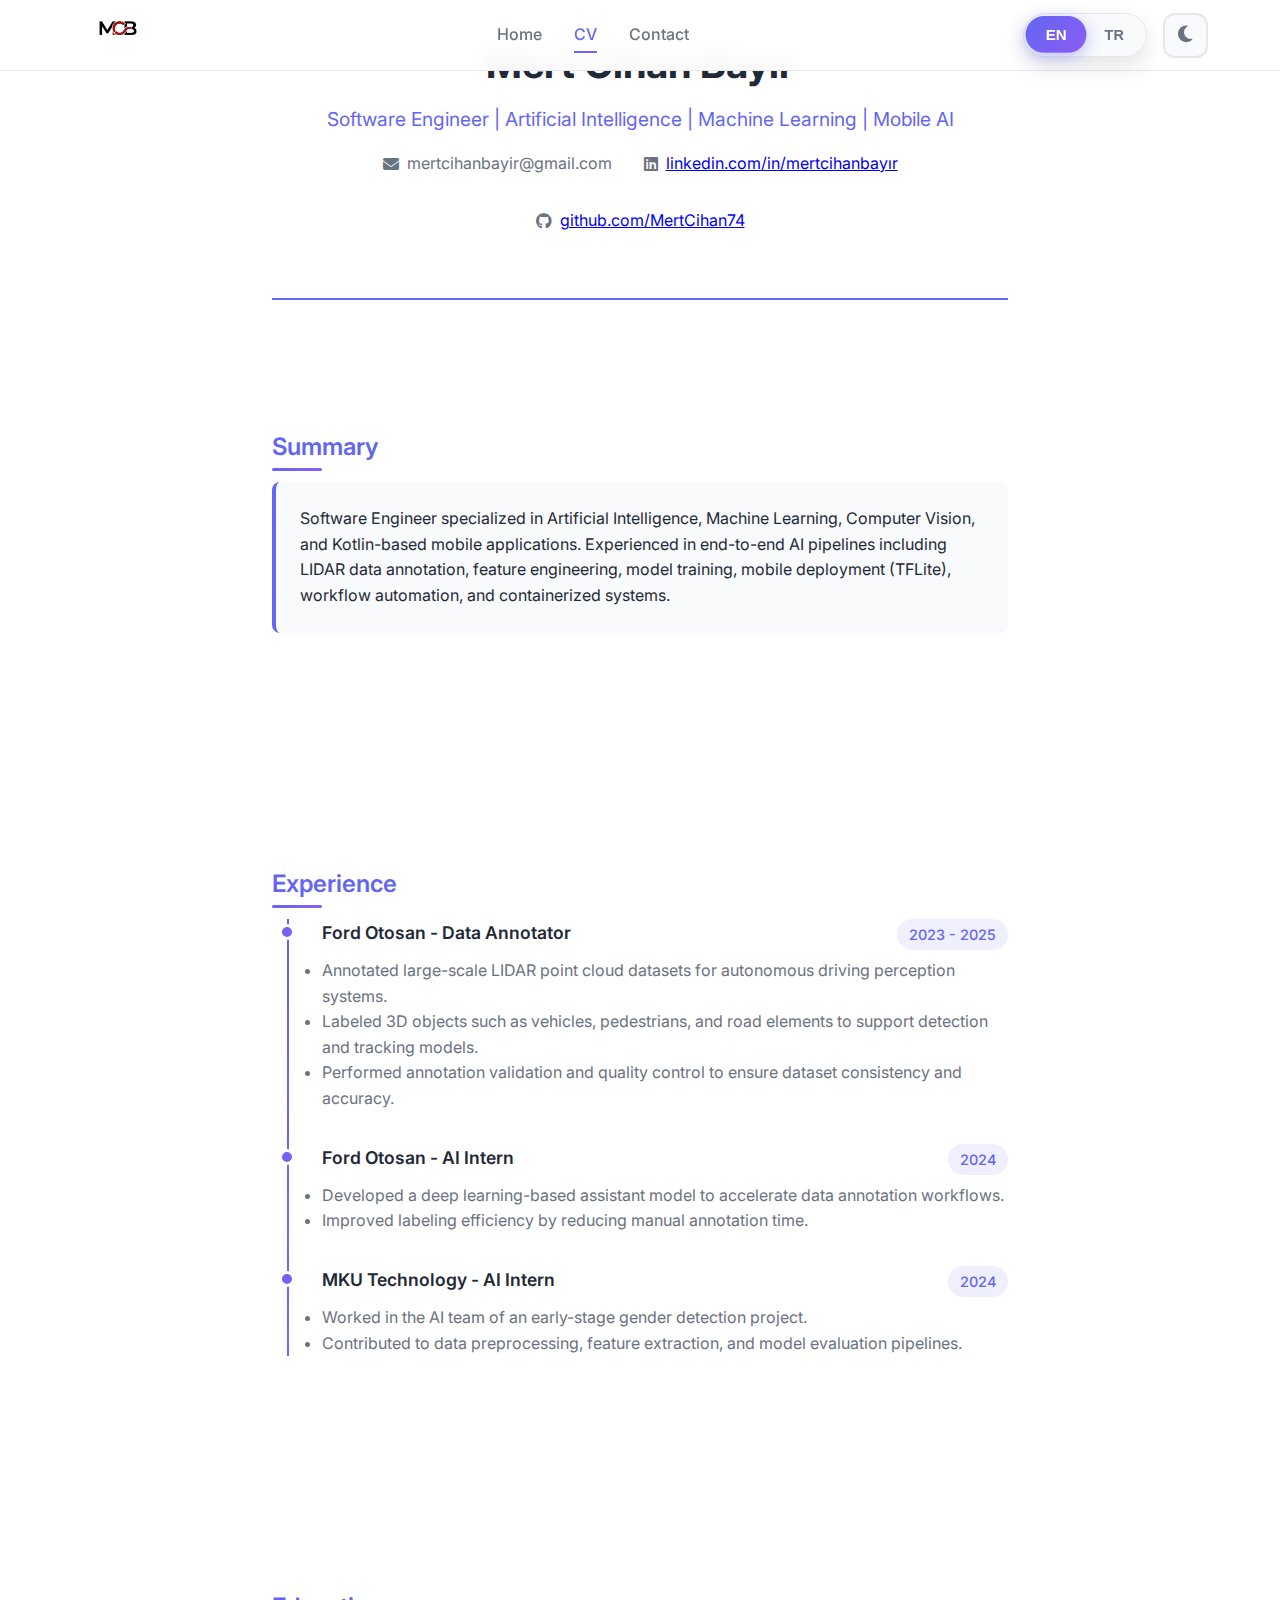
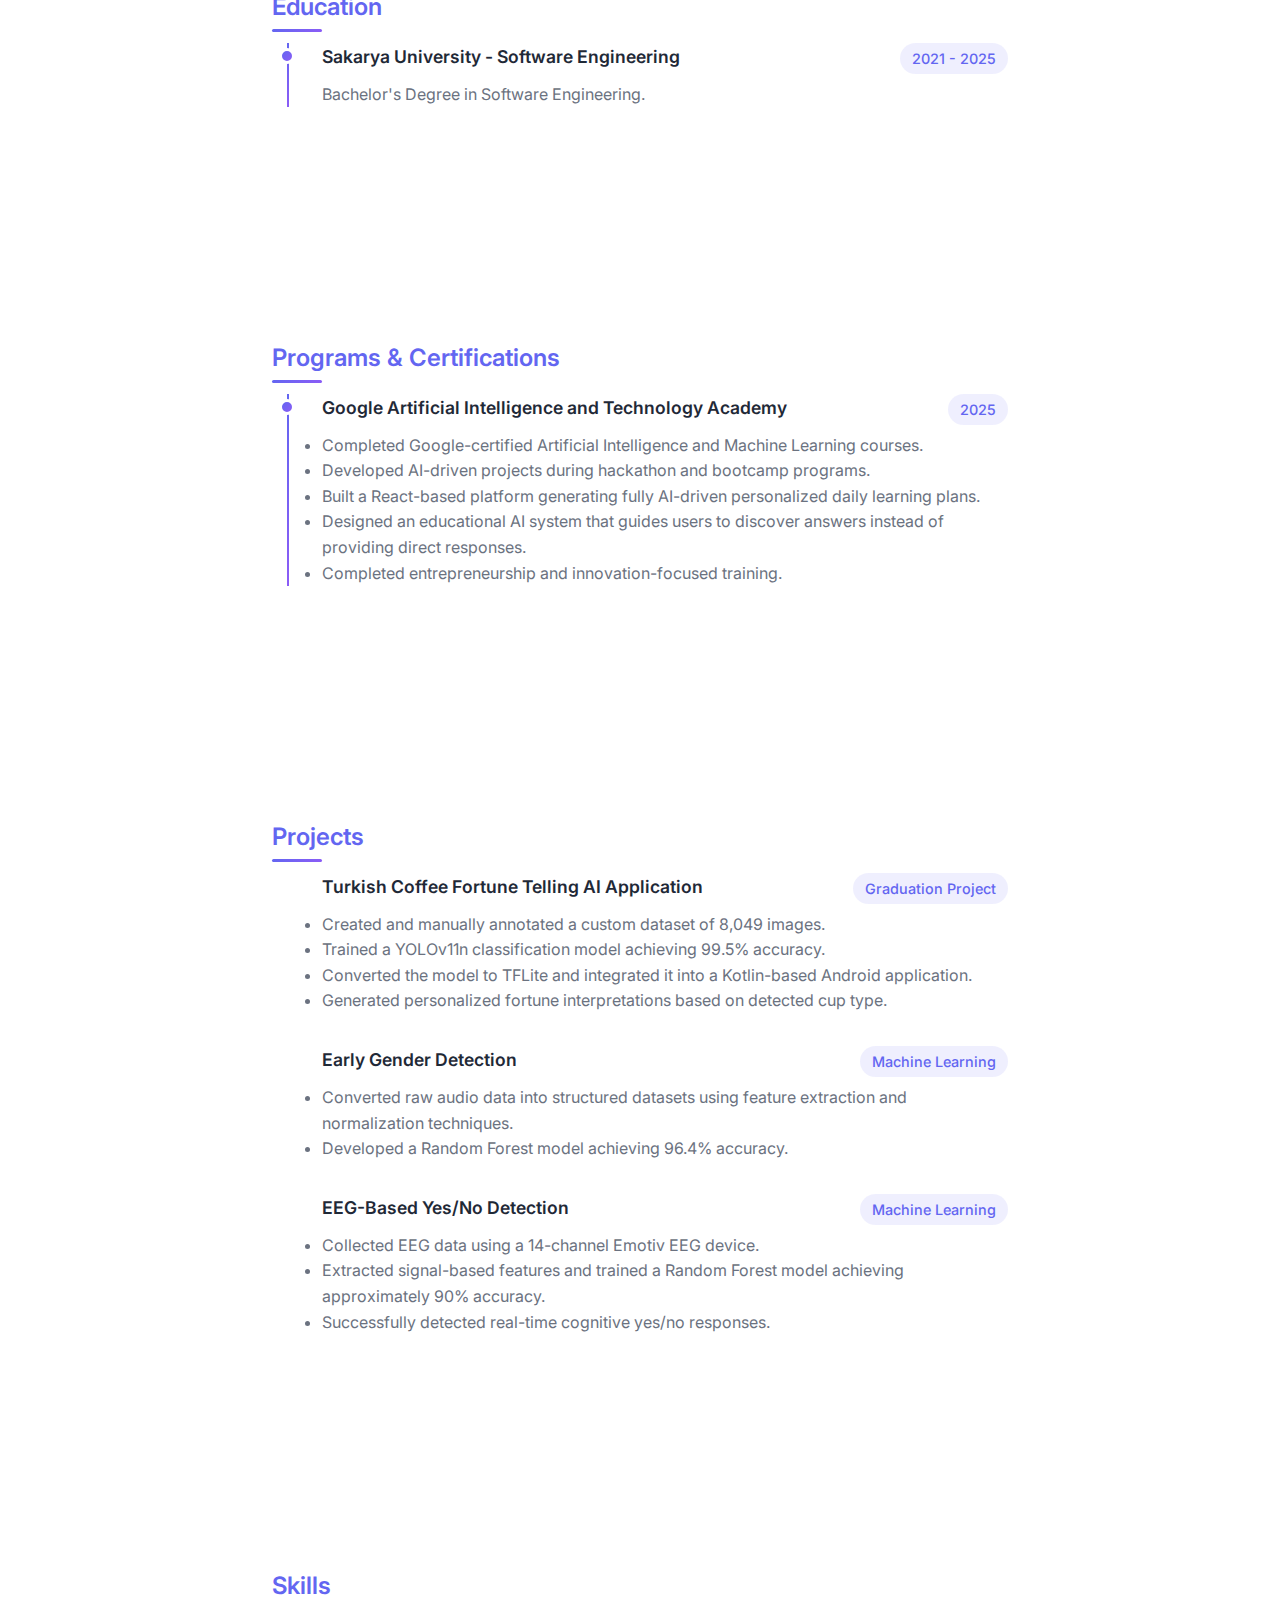
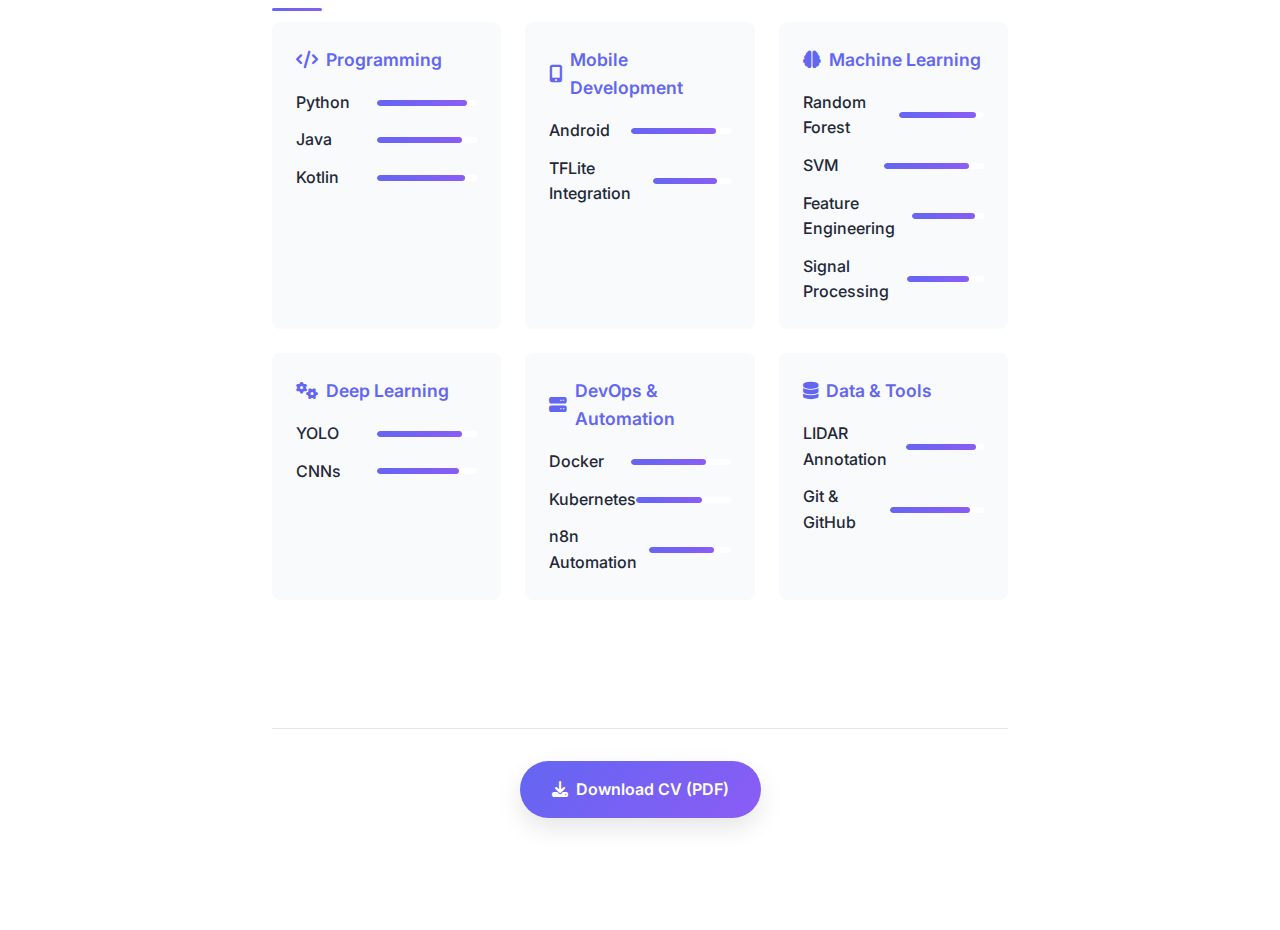
<file: cv.html>
<!DOCTYPE html>
<html lang="en">
<head>
  <meta charset="UTF-8" />
  <meta name="viewport" content="width=device-width, initial-scale=1.0" />
  <title>Mert Cihan Bayır - CV</title>
  <meta name="description" content="Mert Cihan Bayır - Software Engineer CV" />
  <link rel="preconnect" href="https://fonts.googleapis.com">
  <link rel="preconnect" href="https://fonts.gstatic.com" crossorigin>
  <link href="https://fonts.googleapis.com/css2?family=Inter:wght@300;400;500;600;700&display=swap" rel="stylesheet">
  <link rel="stylesheet" href="https://cdnjs.cloudflare.com/ajax/libs/font-awesome/6.4.0/css/all.min.css">
  <link rel="stylesheet" href="style.css">
  <style>
    .cv-container {
      max-width: 800px;
      margin: 0 auto;
      padding: 2rem;
      background: var(--bg-primary);
      min-height: 100vh;
    }

    .cv-header {
      text-align: center;
      margin-bottom: 3rem;
      padding-bottom: 2rem;
      border-bottom: 2px solid var(--primary-color);
    }

    .cv-name {
      font-size: 2.5rem;
      font-weight: 700;
      color: var(--text-primary);
      margin-bottom: 0.5rem;
    }

    .cv-title {
      font-size: 1.2rem;
      color: var(--primary-color);
      margin-bottom: 1rem;
    }

    .cv-contact {
      display: flex;
      justify-content: center;
      gap: 2rem;
      flex-wrap: wrap;
      margin-bottom: 2rem;
    }

    .cv-contact-item {
      display: flex;
      align-items: center;
      gap: 0.5rem;
      color: var(--text-secondary);
    }

    .cv-section {
      margin-bottom: 2.5rem;
    }

    .cv-section-title {
      font-size: 1.5rem;
      font-weight: 600;
      color: var(--primary-color);
      margin-bottom: 1rem;
      position: relative;
    }

    .cv-section-title::after {
      content: '';
      position: absolute;
      bottom: -5px;
      left: 0;
      width: 50px;
      height: 3px;
      background: var(--gradient-primary);
      border-radius: 2px;
    }

    .cv-summary {
      background: var(--bg-secondary);
      padding: 1.5rem;
      border-radius: 8px;
      border-left: 4px solid var(--primary-color);
      margin-bottom: 2rem;
    }

    .cv-timeline {
      position: relative;
    }

    .cv-timeline::before {
      content: '';
      position: absolute;
      left: 15px;
      top: 0;
      bottom: 0;
      width: 2px;
      background: var(--gradient-primary);
    }

    .cv-item {
      margin-bottom: 2rem;
      padding-left: 50px;
      position: relative;
    }

    .cv-marker {
      position: absolute;
      left: 7px;
      top: 5px;
      width: 16px;
      height: 16px;
      background: var(--gradient-primary);
      border-radius: 50%;
      border: 3px solid var(--bg-primary);
    }

    .cv-item-header {
      display: flex;
      justify-content: space-between;
      align-items: flex-start;
      margin-bottom: 0.5rem;
      flex-wrap: wrap;
      gap: 0.5rem;
    }

    .cv-item-title {
      font-size: 1.1rem;
      font-weight: 600;
      color: var(--text-primary);
    }

    .cv-item-date {
      font-size: 0.9rem;
      color: var(--primary-color);
      font-weight: 500;
      background: rgba(99, 102, 241, 0.1);
      padding: 0.25rem 0.75rem;
      border-radius: 20px;
      white-space: nowrap;
    }

    .cv-item-content {
      color: var(--text-secondary);
      line-height: 1.6;
    }

    .cv-skills {
      display: grid;
      grid-template-columns: repeat(auto-fit, minmax(200px, 1fr));
      gap: 1.5rem;
    }

    .cv-skill-category {
      background: var(--bg-secondary);
      padding: 1.5rem;
      border-radius: 8px;
    }

    .cv-skill-title {
      font-size: 1.1rem;
      font-weight: 600;
      color: var(--primary-color);
      margin-bottom: 1rem;
      display: flex;
      align-items: center;
      gap: 0.5rem;
    }

    .cv-skill-list {
      display: flex;
      flex-direction: column;
      gap: 0.75rem;
    }

    .cv-skill-item {
      display: flex;
      justify-content: space-between;
      align-items: center;
    }

    .cv-skill-name {
      font-weight: 500;
      color: var(--text-primary);
    }

    .cv-skill-level {
      width: 100px;
      height: 6px;
      background: var(--bg-primary);
      border-radius: 3px;
      overflow: hidden;
    }

    .cv-skill-progress {
      height: 100%;
      background: var(--gradient-primary);
      border-radius: 3px;
      transition: width 1s ease;
    }

    .cv-download {
      text-align: center;
      margin-top: 3rem;
      padding-top: 2rem;
      border-top: 1px solid var(--border-color);
    }

    .cv-download-btn {
      display: inline-flex;
      align-items: center;
      gap: 0.5rem;
      padding: 1rem 2rem;
      background: var(--gradient-primary);
      color: white;
      text-decoration: none;
      border-radius: 50px;
      font-weight: 600;
      transition: var(--transition-fast);
      box-shadow: var(--shadow);
    }

    .cv-download-btn:hover {
      transform: translateY(-3px);
      box-shadow: var(--shadow-lg);
    }

    @media (max-width: 768px) {
      .cv-container {
        padding: 1rem;
      }

      .cv-name {
        font-size: 2rem;
      }

      .cv-contact {
        gap: 1rem;
      }

      .cv-item-header {
        flex-direction: column;
        align-items: flex-start;
        gap: 0.5rem;
      }

      .cv-skills {
        grid-template-columns: 1fr;
      }
    }
  </style>
</head>
<body>
  <!-- Navigation -->
  <nav class="navbar">
    <div class="nav-container">
      <div class="nav-logo">
        <img src="mcb.png" alt="MCB Logo" class="logo-image">
      </div>
      <div class="nav-menu">
        <a href="index.html" class="nav-link" data-en="Home" data-tr="Ana Sayfa">Home</a>
        <a href="cv.html" class="nav-link active" data-en="CV" data-tr="CV">CV</a>
        <a href="index.html#contact" class="nav-link" data-en="Contact" data-tr="İletişim">Contact</a>
      </div>
      <div class="nav-controls">
        <div class="language-selector">
          <button class="lang-btn active" data-lang="en">EN</button>
          <button class="lang-btn" data-lang="tr">TR</button>
        </div>
        <button class="theme-toggle" id="themeToggle">
          <i class="fas fa-moon"></i>
          <i class="fas fa-sun"></i>
        </button>
        <div class="nav-toggle">
          <span></span>
          <span></span>
          <span></span>
        </div>
      </div>
    </div>
  </nav>

  <!-- CV Content -->
  <div class="cv-container">
    <!-- Header -->
    <header class="cv-header">
      <h1 class="cv-name">Mert Cihan Bayır</h1>
      <p class="cv-title" data-en="Software Engineer | Artificial Intelligence | Machine Learning | Mobile AI" data-tr="Yazılım Mühendisi | Yapay Zeka | Makine Öğrenmesi | Mobil AI">Software Engineer | Artificial Intelligence | Machine Learning | Mobile AI</p>
      <div class="cv-contact">
        <div class="cv-contact-item">
          <i class="fas fa-envelope"></i>
          <span>mertcihanbayir@gmail.com</span>
        </div>
        <div class="cv-contact-item">
          <i class="fab fa-linkedin"></i>
          <a href="https://www.linkedin.com/in/mertcihanbayır" target="_blank">linkedin.com/in/mertcihanbayır</a>
        </div>
        <div class="cv-contact-item">
          <i class="fab fa-github"></i>
          <a href="https://github.com/MertCihan74" target="_blank">github.com/MertCihan74</a>
        </div>
      </div>
    </header>

    <!-- Summary -->
    <section class="cv-section">
      <h2 class="cv-section-title" data-en="Summary" data-tr="Özet">Summary</h2>
      <div class="cv-summary">
        <p data-en="Software Engineer specialized in Artificial Intelligence, Machine Learning, Computer Vision, and Kotlin-based mobile applications. Experienced in end-to-end AI pipelines including LIDAR data annotation, feature engineering, model training, mobile deployment (TFLite), workflow automation, and containerized systems." data-tr="Yapay zeka, makine öğrenmesi, bilgisayarlı görü ve Kotlin tabanlı mobil uygulamalar alanında uzman yazılım mühendisi. LIDAR veri etiketleme, özellik mühendisliği, model eğitimi, mobil dağıtım (TFLite), iş akışı otomasyonu ve konteyner sistemleri dahil olmak üzere uçtan uca AI pipeline'larında deneyim sahibiyim."></p>
      </div>
    </section>

    <!-- Experience -->
    <section class="cv-section">
      <h2 class="cv-section-title" data-en="Experience" data-tr="Deneyim">Experience</h2>
      <div class="cv-timeline">
        <div class="cv-item">
          <div class="cv-marker"></div>
          <div class="cv-item-header">
            <h3 class="cv-item-title" data-en="Ford Otosan - Data Annotator" data-tr="Ford Otosan - Veri Etiketleyici">Ford Otosan - Data Annotator</h3>
            <span class="cv-item-date">2023 - 2025</span>
          </div>
          <div class="cv-item-content">
            <ul>
              <li data-en="Annotated large-scale LIDAR point cloud datasets for autonomous driving perception systems." data-tr="Otonom sürüş algılama sistemleri için büyük ölçekli LIDAR nokta bulutu veri setlerini etiketledim."></li>
              <li data-en="Labeled 3D objects such as vehicles, pedestrians, and road elements to support detection and tracking models." data-tr="Araçlar, yayalar ve yol unsurları gibi 3D nesneleri tespit ve takip modellerini desteklemek için etiketledim."></li>
              <li data-en="Performed annotation validation and quality control to ensure dataset consistency and accuracy." data-tr="Veri seti tutarlılığı ve doğruluğunu sağlamak için etiket doğrulama ve kalite kontrolü yaptım."></li>
            </ul>
          </div>
        </div>

        <div class="cv-item">
          <div class="cv-marker"></div>
          <div class="cv-item-header">
            <h3 class="cv-item-title" data-en="Ford Otosan - AI Intern" data-tr="Ford Otosan - AI Stajyeri">Ford Otosan - AI Intern</h3>
            <span class="cv-item-date">2024</span>
          </div>
          <div class="cv-item-content">
            <ul>
              <li data-en="Developed a deep learning-based assistant model to accelerate data annotation workflows." data-tr="Veri etiketleme iş akışlarını hızlandırmak için derin öğrenme tabanlı asistan model geliştirdim."></li>
              <li data-en="Improved labeling efficiency by reducing manual annotation time." data-tr="Manuel etiketleme süresini azaltarak etiketleme verimliliğini artırdım."></li>
            </ul>
          </div>
        </div>

        <div class="cv-item">
          <div class="cv-marker"></div>
          <div class="cv-item-header">
            <h3 class="cv-item-title" data-en="MKU Technology - AI Intern" data-tr="MKU Technology - AI Stajyeri">MKU Technology - AI Intern</h3>
            <span class="cv-item-date">2024</span>
          </div>
          <div class="cv-item-content">
            <ul>
              <li data-en="Worked in the AI team of an early-stage gender detection project." data-tr="Erken aşamadaki cinsiyet tespit projesinin AI ekibinde çalıştım."></li>
              <li data-en="Contributed to data preprocessing, feature extraction, and model evaluation pipelines." data-tr="Veri ön işleme, özellik çıkarımı ve model değerlendirme pipeline'larına katkıda bulundum."></li>
            </ul>
          </div>
        </div>
      </div>
    </section>

    <!-- Education -->
    <section class="cv-section">
      <h2 class="cv-section-title" data-en="Education" data-tr="Eğitim">Education</h2>
      <div class="cv-timeline">
        <div class="cv-item">
          <div class="cv-marker"></div>
          <div class="cv-item-header">
            <h3 class="cv-item-title" data-en="Sakarya University - Software Engineering" data-tr="Sakarya Üniversitesi - Yazılım Mühendisliği">Sakarya University - Software Engineering</h3>
            <span class="cv-item-date">2021 - 2025</span>
          </div>
          <div class="cv-item-content">
            <p data-en="Bachelor's Degree in Software Engineering." data-tr="Yazılım Mühendisliği Lisans Derecesi."></p>
          </div>
        </div>
      </div>
    </section>

    <!-- Programs & Certifications -->
    <section class="cv-section">
      <h2 class="cv-section-title" data-en="Programs & Certifications" data-tr="Programlar & Sertifikalar">Programs & Certifications</h2>
      <div class="cv-timeline">
        <div class="cv-item">
          <div class="cv-marker"></div>
          <div class="cv-item-header">
            <h3 class="cv-item-title" data-en="Google Artificial Intelligence and Technology Academy" data-tr="Google Yapay Zeka ve Teknoloji Akademisi">Google Artificial Intelligence and Technology Academy</h3>
            <span class="cv-item-date">2025</span>
          </div>
          <div class="cv-item-content">
            <ul>
              <li data-en="Completed Google-certified Artificial Intelligence and Machine Learning courses." data-tr="Google sertifikalı Yapay Zeka ve Makine Öğrenmesi kurslarını tamamladım."></li>
              <li data-en="Developed AI-driven projects during hackathon and bootcamp programs." data-tr="Hackathon ve bootcamp programlarında AI odaklı projeler geliştirdim."></li>
              <li data-en="Built a React-based platform generating fully AI-driven personalized daily learning plans." data-tr="Tamamen AI odaklı kişiselleştirilmiş günlük öğrenme planları üreten React tabanlı platform oluşturdum."></li>
              <li data-en="Designed an educational AI system that guides users to discover answers instead of providing direct responses." data-tr="Kullanıcıları doğrudan yanıt vermek yerine yanıtları keşfetmeye yönlendiren eğitimsel AI sistemi tasarladım."></li>
              <li data-en="Completed entrepreneurship and innovation-focused training." data-tr="Girişimcilik ve inovasyona odaklı eğitimleri tamamladım."></li>
            </ul>
          </div>
        </div>
      </div>
    </section>

    <!-- Projects -->
    <section class="cv-section">
      <h2 class="cv-section-title" data-en="Projects" data-tr="Projeler">Projects</h2>

      <div class="cv-item">
        <div class="cv-item-header">
          <h3 class="cv-item-title" data-en="Turkish Coffee Fortune Telling AI Application" data-tr="Türk Kahvesi Falı AI Uygulaması">Turkish Coffee Fortune Telling AI Application</h3>
          <span class="cv-item-date" data-en="Graduation Project" data-tr="Bitirme Projesi">Graduation Project</span>
        </div>
        <div class="cv-item-content">
          <ul>
            <li data-en="Created and manually annotated a custom dataset of 8,049 images." data-tr="8,049 görsel içeren özel veri seti oluşturma ve manuel etiketleme."></li>
            <li data-en="Trained a YOLOv11n classification model achieving 99.5% accuracy." data-tr="YOLOv11n sınıflandırma modeli - %99.5 doğruluk."></li>
            <li data-en="Converted the model to TFLite and integrated it into a Kotlin-based Android application." data-tr="TFLite dönüşümü ve Kotlin tabanlı Android entegrasyonu."></li>
            <li data-en="Generated personalized fortune interpretations based on detected cup type." data-tr="Tespit edilen fincan türüne göre kişiselleştirilmiş fal yorumları üretildi."></li>
          </ul>
        </div>
      </div>

      <div class="cv-item">
        <div class="cv-item-header">
          <h3 class="cv-item-title" data-en="Early Gender Detection" data-tr="Erken Cinsiyet Tespiti">Early Gender Detection</h3>
          <span class="cv-item-date" data-en="Machine Learning" data-tr="Makine Öğrenmesi">Machine Learning</span>
        </div>
        <div class="cv-item-content">
          <ul>
            <li data-en="Converted raw audio data into structured datasets using feature extraction and normalization techniques." data-tr="Ham ses verilerini yapılandırılmış veri setlerine dönüştürme, özellik çıkarımı ve normalizasyon teknikleri."></li>
            <li data-en="Developed a Random Forest model achieving 96.4% accuracy." data-tr="Random Forest modeli - %96.4 doğruluk."></li>
          </ul>
        </div>
      </div>

      <div class="cv-item">
        <div class="cv-item-header">
          <h3 class="cv-item-title" data-en="EEG-Based Yes/No Detection" data-tr="EEG Tabanlı Evet/Hayır Tespiti">EEG-Based Yes/No Detection</h3>
          <span class="cv-item-date" data-en="Machine Learning" data-tr="Makine Öğrenmesi">Machine Learning</span>
        </div>
        <div class="cv-item-content">
          <ul>
            <li data-en="Collected EEG data using a 14-channel Emotiv EEG device." data-tr="14 kanallı Emotiv EEG cihazı ile veri toplama."></li>
            <li data-en="Extracted signal-based features and trained a Random Forest model achieving approximately 90% accuracy." data-tr="Sinyal tabanlı özellik çıkarımı ve yaklaşık %90 doğrulukta Random Forest modeli eğitimi."></li>
            <li data-en="Successfully detected real-time cognitive yes/no responses." data-tr="Gerçek zamanlı bilişsel evet/hayır yanıtları başarıyla tespit edildi."></li>
          </ul>
        </div>
      </div>
    </section>

    <!-- Skills -->
    <section class="cv-section">
      <h2 class="cv-section-title" data-en="Skills" data-tr="Beceriler">Skills</h2>
      <div class="cv-skills">
        <div class="cv-skill-category">
          <h3 class="cv-skill-title">
            <i class="fas fa-code"></i> <span data-en="Programming" data-tr="Programlama">Programming</span>
          </h3>
          <div class="cv-skill-list">
            <div class="cv-skill-item">
              <span class="cv-skill-name">Python</span>
              <div class="cv-skill-level">
                <div class="cv-skill-progress" style="width: 90%"></div>
              </div>
            </div>
            <div class="cv-skill-item">
              <span class="cv-skill-name">Java</span>
              <div class="cv-skill-level">
                <div class="cv-skill-progress" style="width: 85%"></div>
              </div>
            </div>
            <div class="cv-skill-item">
              <span class="cv-skill-name">Kotlin</span>
              <div class="cv-skill-level">
                <div class="cv-skill-progress" style="width: 88%"></div>
              </div>
            </div>
          </div>
        </div>

        <div class="cv-skill-category">
          <h3 class="cv-skill-title">
            <i class="fas fa-mobile-alt"></i> <span data-en="Mobile Development" data-tr="Mobil Geliştirme">Mobile Development</span>
          </h3>
          <div class="cv-skill-list">
            <div class="cv-skill-item">
              <span class="cv-skill-name">Android</span>
              <div class="cv-skill-level">
                <div class="cv-skill-progress" style="width: 85%"></div>
              </div>
            </div>
            <div class="cv-skill-item">
              <span class="cv-skill-name" data-en="TFLite Integration" data-tr="TFLite Entegrasyonu">TFLite Integration</span>
              <div class="cv-skill-level">
                <div class="cv-skill-progress" style="width: 82%"></div>
              </div>
            </div>
          </div>
        </div>

        <div class="cv-skill-category">
          <h3 class="cv-skill-title">
            <i class="fas fa-brain"></i> <span data-en="Machine Learning" data-tr="Makine Öğrenmesi">Machine Learning</span>
          </h3>
          <div class="cv-skill-list">
            <div class="cv-skill-item">
              <span class="cv-skill-name">Random Forest</span>
              <div class="cv-skill-level">
                <div class="cv-skill-progress" style="width: 90%"></div>
              </div>
            </div>
            <div class="cv-skill-item">
              <span class="cv-skill-name">SVM</span>
              <div class="cv-skill-level">
                <div class="cv-skill-progress" style="width: 85%"></div>
              </div>
            </div>
            <div class="cv-skill-item">
              <span class="cv-skill-name" data-en="Feature Engineering" data-tr="Özellik Mühendisliği">Feature Engineering</span>
              <div class="cv-skill-level">
                <div class="cv-skill-progress" style="width: 88%"></div>
              </div>
            </div>
            <div class="cv-skill-item">
              <span class="cv-skill-name" data-en="Signal Processing" data-tr="Sinyal İşleme">Signal Processing</span>
              <div class="cv-skill-level">
                <div class="cv-skill-progress" style="width: 80%"></div>
              </div>
            </div>
          </div>
        </div>

        <div class="cv-skill-category">
          <h3 class="cv-skill-title">
            <i class="fas fa-cogs"></i> <span data-en="Deep Learning" data-tr="Derin Öğrenme">Deep Learning</span>
          </h3>
          <div class="cv-skill-list">
            <div class="cv-skill-item">
              <span class="cv-skill-name">YOLO</span>
              <div class="cv-skill-level">
                <div class="cv-skill-progress" style="width: 85%"></div>
              </div>
            </div>
            <div class="cv-skill-item">
              <span class="cv-skill-name">CNNs</span>
              <div class="cv-skill-level">
                <div class="cv-skill-progress" style="width: 82%"></div>
              </div>
            </div>
          </div>
        </div>

        <div class="cv-skill-category">
          <h3 class="cv-skill-title">
            <i class="fas fa-server"></i> <span data-en="DevOps & Automation" data-tr="DevOps & Otomasyon">DevOps & Automation</span>
          </h3>
          <div class="cv-skill-list">
            <div class="cv-skill-item">
              <span class="cv-skill-name">Docker</span>
              <div class="cv-skill-level">
                <div class="cv-skill-progress" style="width: 75%"></div>
              </div>
            </div>
            <div class="cv-skill-item">
              <span class="cv-skill-name">Kubernetes</span>
              <div class="cv-skill-level">
                <div class="cv-skill-progress" style="width: 70%"></div>
              </div>
            </div>
            <div class="cv-skill-item">
              <span class="cv-skill-name" data-en="n8n Automation" data-tr="n8n Otomasyon">n8n Automation</span>
              <div class="cv-skill-level">
                <div class="cv-skill-progress" style="width: 80%"></div>
              </div>
            </div>
          </div>
        </div>

        <div class="cv-skill-category">
          <h3 class="cv-skill-title">
            <i class="fas fa-database"></i> <span data-en="Data & Tools" data-tr="Veri & Araçlar">Data & Tools</span>
          </h3>
          <div class="cv-skill-list">
            <div class="cv-skill-item">
              <span class="cv-skill-name" data-en="LIDAR Annotation" data-tr="LIDAR Etiketleme">LIDAR Annotation</span>
              <div class="cv-skill-level">
                <div class="cv-skill-progress" style="width: 90%"></div>
              </div>
            </div>
            <div class="cv-skill-item">
              <span class="cv-skill-name">Git & GitHub</span>
              <div class="cv-skill-level">
                <div class="cv-skill-progress" style="width: 85%"></div>
              </div>
            </div>
          </div>
        </div>
      </div>
    </section>

    <!-- Download Section -->
    <section class="cv-download">
      <a href="#" class="cv-download-btn" onclick="downloadCV()">
        <i class="fas fa-download"></i>
        <span data-en="Download CV (PDF)" data-tr="CV'yi İndir (PDF)">Download CV (PDF)</span>
      </a>
    </section>
  </div>

  <script src="script.js"></script>
  <script>
    // CV Download functionality (placeholder)
    function downloadCV() {
      alert('CV PDF indirme özelliği yakında eklenecek!');
    }

    // Initialize language on page load
    document.addEventListener('DOMContentLoaded', function() {
      initLanguage();
    });
  </script>
</body>
</html>
</file>
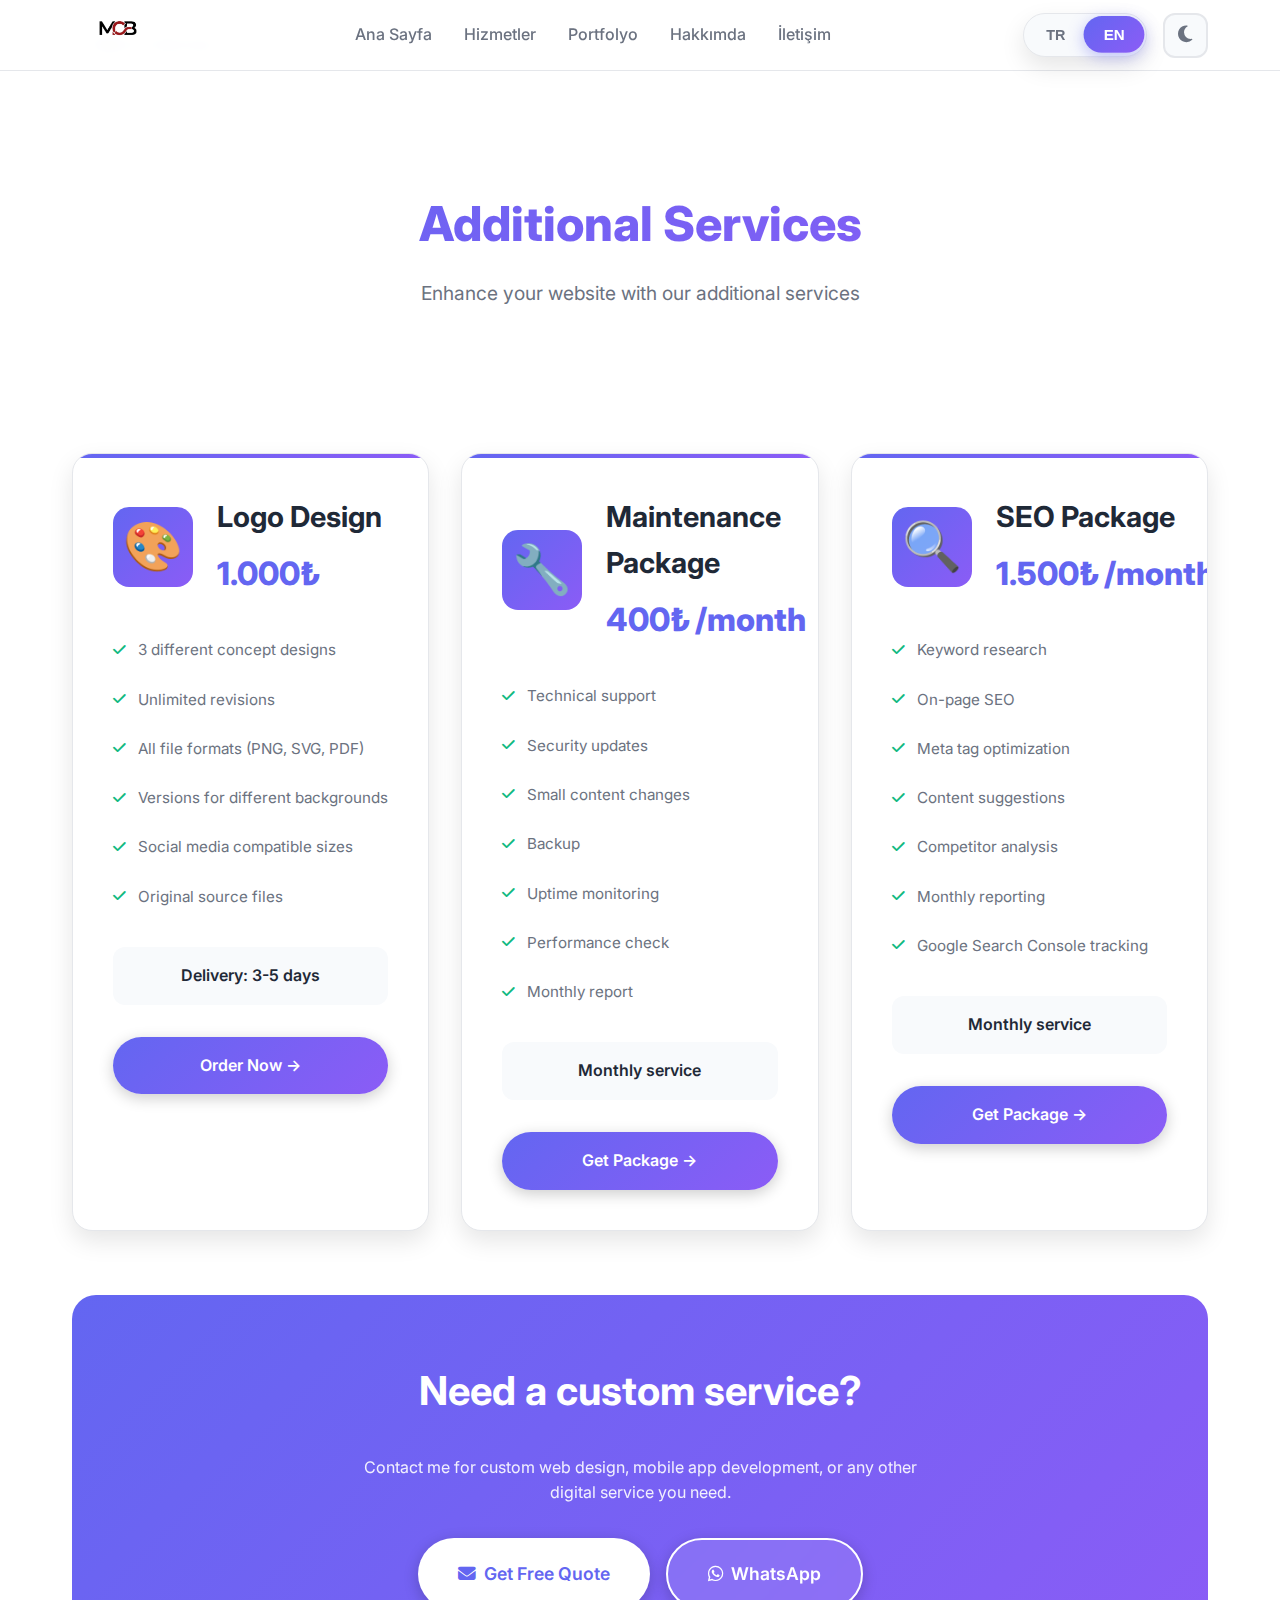
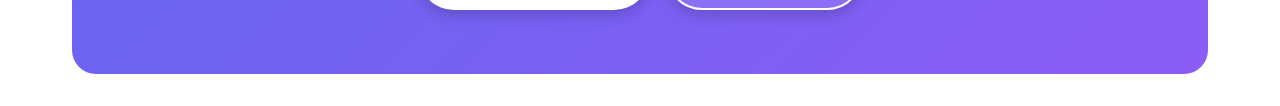
<file: portfolyo/ek-hizmetler.html>
<!DOCTYPE html>
<html lang="tr">
<head>
  <meta charset="UTF-8" />
  <meta name="viewport" content="width=device-width, initial-scale=1.0" />
  <title>Ek Hizmetler - Logo Tasarımı, Google My Business, Bakım, SEO - Mert Cihan Bayır</title>
  <meta name="description" content="Ek Hizmetler - Logo tasarımı, Google My Business kurulumu, bakım paketi, SEO paketi ile web sitenizi geliştirin" />
  <link rel="preconnect" href="https://fonts.googleapis.com">
  <link rel="preconnect" href="https://fonts.gstatic.com" crossorigin>
  <link href="https://fonts.googleapis.com/css2?family=Inter:wght@300;400;500;600;700&display=swap" rel="stylesheet">
  <link rel="stylesheet" href="https://cdnjs.cloudflare.com/ajax/libs/font-awesome/6.4.0/css/all.min.css">
  <link rel="stylesheet" href="../style.css">
  <link rel="stylesheet" href="ek-hizmetler.css">
</head>
<body>
  <!-- Navigation -->
  <nav class="navbar">
    <div class="nav-container">
      <div class="nav-logo">
        <img src="../mcb.png" alt="MCB Logo" class="logo-image">
      </div>
      <div class="nav-menu">
        <a href="index.html#home" class="nav-link">Ana Sayfa</a>
        <a href="index.html#services" class="nav-link">Hizmetler</a>
        <a href="index.html#portfolio" class="nav-link">Portfolyo</a>
        <a href="index.html#about" class="nav-link">Hakkımda</a>
        <a href="index.html#contact" class="nav-link">İletişim</a>
      </div>
      <div class="nav-controls">
        <div class="language-selector">
          <button class="lang-btn active" data-lang="tr">TR</button>
          <button class="lang-btn" data-lang="en">EN</button>
        </div>
        <button class="theme-toggle" id="themeToggle">
          <i class="fas fa-moon"></i>
          <i class="fas fa-sun"></i>
        </button>
        <div class="nav-toggle">
          <span></span>
          <span></span>
          <span></span>
        </div>
      </div>
    </div>
  </nav>

  <!-- Services Detail -->
  <div class="services-detail">
    <a href="index.html#services" class="back-link">
      <i class="fas fa-arrow-left"></i>
      <span data-en="Back to Services" data-tr="Hizmetlere Dön">Hizmetlere Dön</span>
    </a>

    <!-- Header Section -->
    <section class="services-header">
      <h1 class="services-title" data-en="Additional Services" data-tr="Ek Hizmetler">Ek Hizmetler</h1>
      <p class="services-subtitle" data-en="Enhance your website with our additional services" data-tr="Web sitenizi ek hizmetlerimizle geliştirin">Web sitenizi ek hizmetlerimizle geliştirin</p>
    </section>

    <!-- Services Grid -->
    <div class="services-grid">
      <!-- Logo Tasarımı -->
      <div class="service-card">
        <div class="service-header">
          <div class="service-icon">🎨</div>
          <div class="service-info">
            <h2 class="service-title" data-en="Logo Design" data-tr="Logo Tasarımı">Logo Tasarımı</h2>
            <div class="service-price">1.000₺</div>
          </div>
        </div>
        <div class="service-features">
          <div class="feature-item">
            <i class="fas fa-check"></i>
            <span data-en="3 different concept designs" data-tr="3 farklı konsept tasarım">3 farklı konsept tasarım</span>
          </div>
          <div class="feature-item">
            <i class="fas fa-check"></i>
            <span data-en="Unlimited revisions" data-tr="Sınırsız revizyon">Sınırsız revizyon</span>
          </div>
          <div class="feature-item">
            <i class="fas fa-check"></i>
            <span data-en="All file formats (PNG, SVG, PDF)" data-tr="Tüm dosya formatları (PNG, SVG, PDF)">Tüm dosya formatları (PNG, SVG, PDF)</span>
          </div>
          <div class="feature-item">
            <i class="fas fa-check"></i>
            <span data-en="Versions for different backgrounds" data-tr="Farklı arka planlar için versiyonlar">Farklı arka planlar için versiyonlar</span>
          </div>
          <div class="feature-item">
            <i class="fas fa-check"></i>
            <span data-en="Social media compatible sizes" data-tr="Sosyal medya uyumlu boyutlar">Sosyal medya uyumlu boyutlar</span>
          </div>
          <div class="feature-item">
            <i class="fas fa-check"></i>
            <span data-en="Original source files" data-tr="Orijinal kaynak dosyaları">Orijinal kaynak dosyaları</span>
          </div>
        </div>
        <div class="service-delivery">
          <span data-en="Delivery: 3-5 days" data-tr="📅 Teslimat: 3-5 gün">📅 Teslimat: 3-5 gün</span>
        </div>
        <a href="index.html#contact" class="service-btn" data-en="Order Now →" data-tr="Şimdi Sipariş Ver →">Şimdi Sipariş Ver →</a>
      </div>


      <!-- Bakım Paketi -->
      <div class="service-card">
        <div class="service-header">
          <div class="service-icon">🔧</div>
          <div class="service-info">
            <h2 class="service-title" data-en="Maintenance Package" data-tr="Bakım Paketi">Bakım Paketi</h2>
            <div class="service-price">400₺<span data-en="/month" data-tr="/ay">/ay</span></div>
          </div>
        </div>
        <div class="service-features">
          <div class="feature-item">
            <i class="fas fa-check"></i>
            <span data-en="Technical support" data-tr="Teknik destek">Teknik destek</span>
          </div>
          <div class="feature-item">
            <i class="fas fa-check"></i>
            <span data-en="Security updates" data-tr="Güvenlik güncellemeleri">Güvenlik güncellemeleri</span>
          </div>
          <div class="feature-item">
            <i class="fas fa-check"></i>
            <span data-en="Small content changes" data-tr="Küçük içerik değişiklikleri">Küçük içerik değişiklikleri</span>
          </div>
          <div class="feature-item">
            <i class="fas fa-check"></i>
            <span data-en="Backup" data-tr="Yedekleme">Yedekleme</span>
          </div>
          <div class="feature-item">
            <i class="fas fa-check"></i>
            <span data-en="Uptime monitoring" data-tr="Uptime takibi">Uptime takibi</span>
          </div>
          <div class="feature-item">
            <i class="fas fa-check"></i>
            <span data-en="Performance check" data-tr="Performans kontrolü">Performans kontrolü</span>
          </div>
          <div class="feature-item">
            <i class="fas fa-check"></i>
            <span data-en="Monthly report" data-tr="Aylık rapor">Aylık rapor</span>
          </div>
        </div>
        <div class="service-delivery">
          <span data-en="Monthly service" data-tr="Aylık hizmet">📅 Aylık hizmet</span>
        </div>
        <a href="index.html#contact" class="service-btn" data-en="Get Package →" data-tr="Paketi Al →">Paketi Al →</a>
      </div>

      <!-- SEO Paketi -->
      <div class="service-card">
        <div class="service-header">
          <div class="service-icon">🔍</div>
          <div class="service-info">
            <h2 class="service-title" data-en="SEO Package" data-tr="SEO Paketi">SEO Paketi</h2>
            <div class="service-price">1.500₺<span data-en="/month" data-tr="/ay">/ay</span></div>
          </div>
        </div>
        <div class="service-features">
          <div class="feature-item">
            <i class="fas fa-check"></i>
            <span data-en="Keyword research" data-tr="Anahtar kelime araştırması">Anahtar kelime araştırması</span>
          </div>
          <div class="feature-item">
            <i class="fas fa-check"></i>
            <span data-en="On-page SEO" data-tr="Sayfa içi SEO">Sayfa içi SEO</span>
          </div>
          <div class="feature-item">
            <i class="fas fa-check"></i>
            <span data-en="Meta tag optimization" data-tr="Meta etiket optimizasyonu">Meta etiket optimizasyonu</span>
          </div>
          <div class="feature-item">
            <i class="fas fa-check"></i>
            <span data-en="Content suggestions" data-tr="İçerik önerileri">İçerik önerileri</span>
          </div>
          <div class="feature-item">
            <i class="fas fa-check"></i>
            <span data-en="Competitor analysis" data-tr="Rakip analizi">Rakip analizi</span>
          </div>
          <div class="feature-item">
            <i class="fas fa-check"></i>
            <span data-en="Monthly reporting" data-tr="Aylık raporlama">Aylık raporlama</span>
          </div>
          <div class="feature-item">
            <i class="fas fa-check"></i>
            <span data-en="Google Search Console tracking" data-tr="Google Search Console takibi">Google Search Console takibi</span>
          </div>
        </div>
        <div class="service-delivery">
          <span data-en="Monthly service" data-tr="Aylık hizmet">📅 Aylık hizmet</span>
        </div>
        <a href="index.html#contact" class="service-btn" data-en="Get Package →" data-tr="Paketi Al →">Paketi Al →</a>
      </div>
    </div>

    <!-- CTA Section -->
    <section class="services-cta">
      <h2 class="cta-title" data-en="Need a custom service?" data-tr="Özel bir hizmet mi ihtiyacınız var?">Özel bir hizmet mi ihtiyacınız var?</h2>
      <p style="margin-bottom: 2rem; opacity: 0.9; max-width: 600px; margin-left: auto; margin-right: auto; line-height: 1.6;" data-en="Contact me for custom web design, mobile app development, or any other digital service you need." data-tr="Özel web tasarımı, mobil uygulama geliştirme veya ihtiyacınız olan başka herhangi bir dijital hizmet için iletişime geçin.">Özel web tasarımı, mobil uygulama geliştirme veya ihtiyacınız olan başka herhangi bir dijital hizmet için iletişime geçin.</p>
      <div class="cta-buttons">
        <a href="index.html#contact" class="cta-btn cta-btn-primary">
          <i class="fas fa-envelope"></i>
          <span data-en="Get Free Quote" data-tr="Ücretsiz Teklif Al">Ücretsiz Teklif Al</span>
        </a>
        <a href="tel:+905330326659" class="cta-btn cta-btn-secondary" target="_blank">
          <i class="fab fa-whatsapp"></i>
          <span data-en="WhatsApp" data-tr="WhatsApp">WhatsApp</span>
        </a>
      </div>
    </section>
  </div>

  <script src="../script.js"></script>
</body>
</html>
</file>
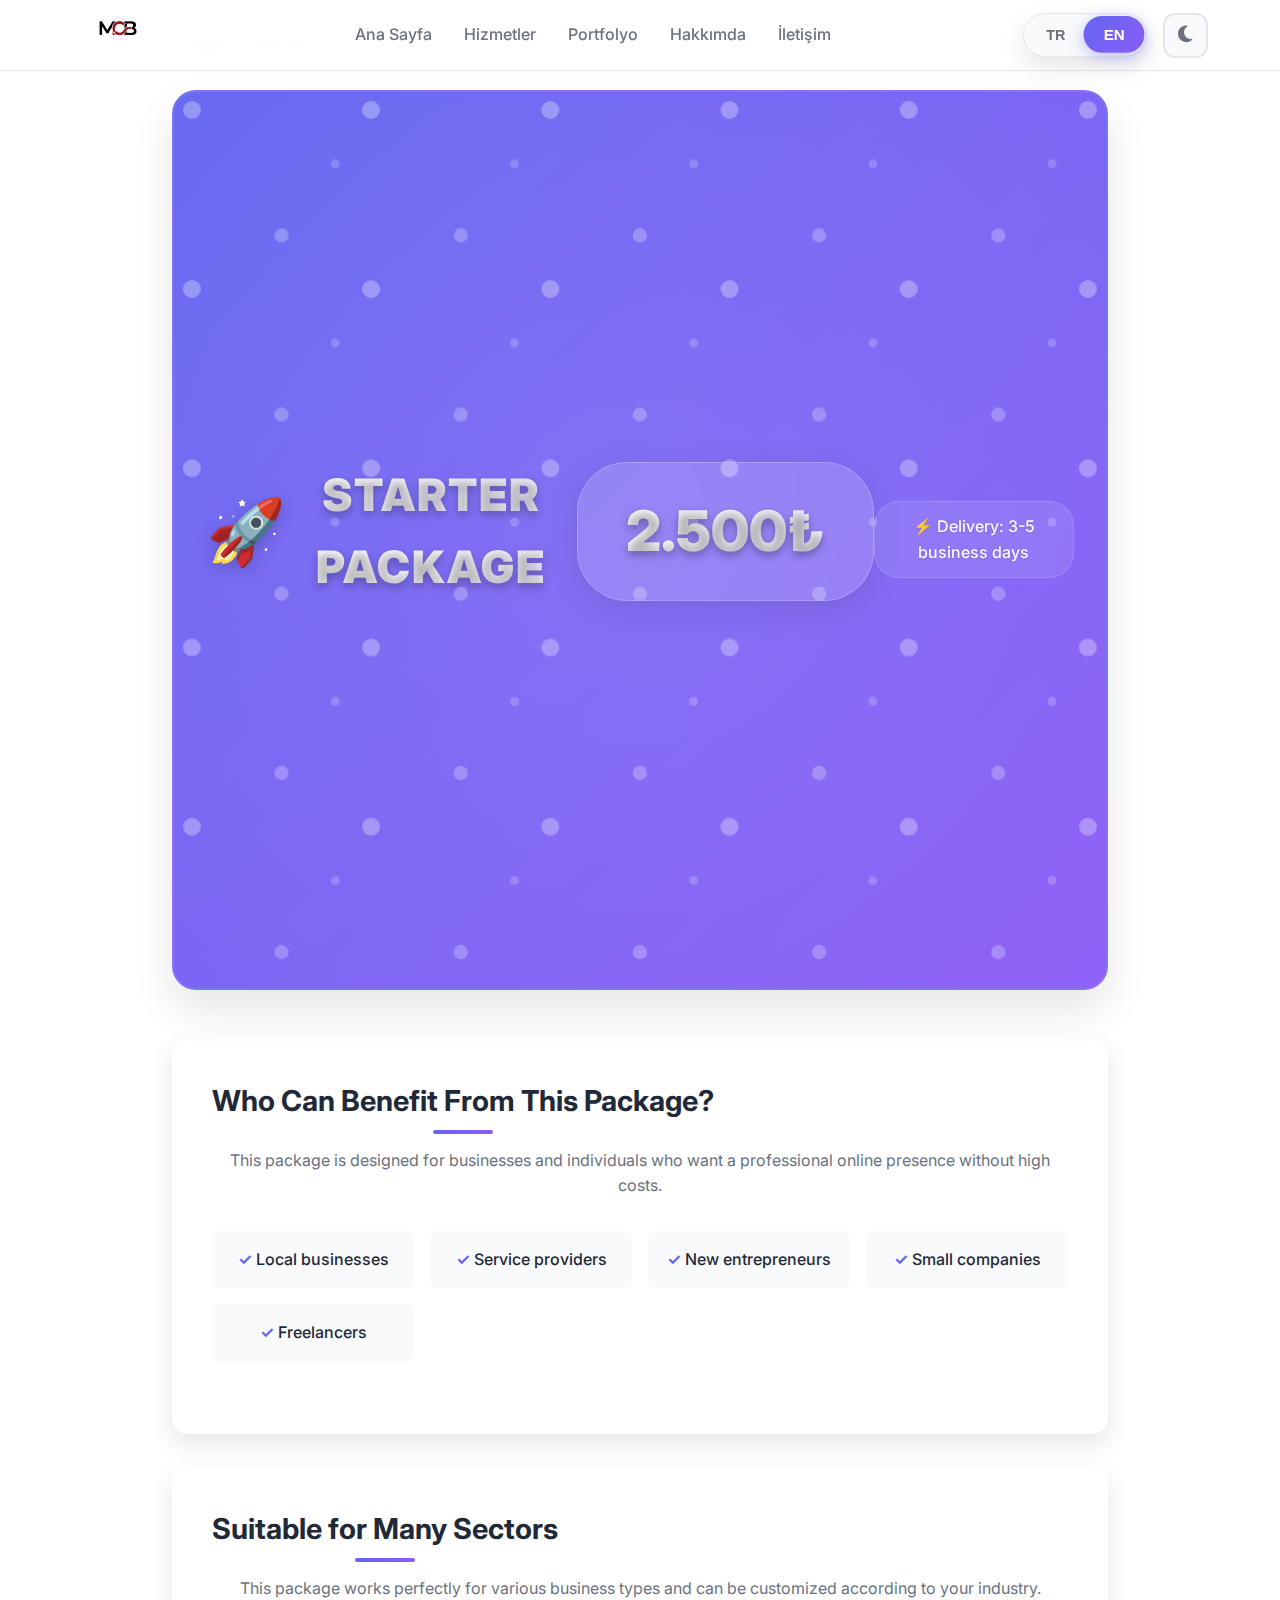
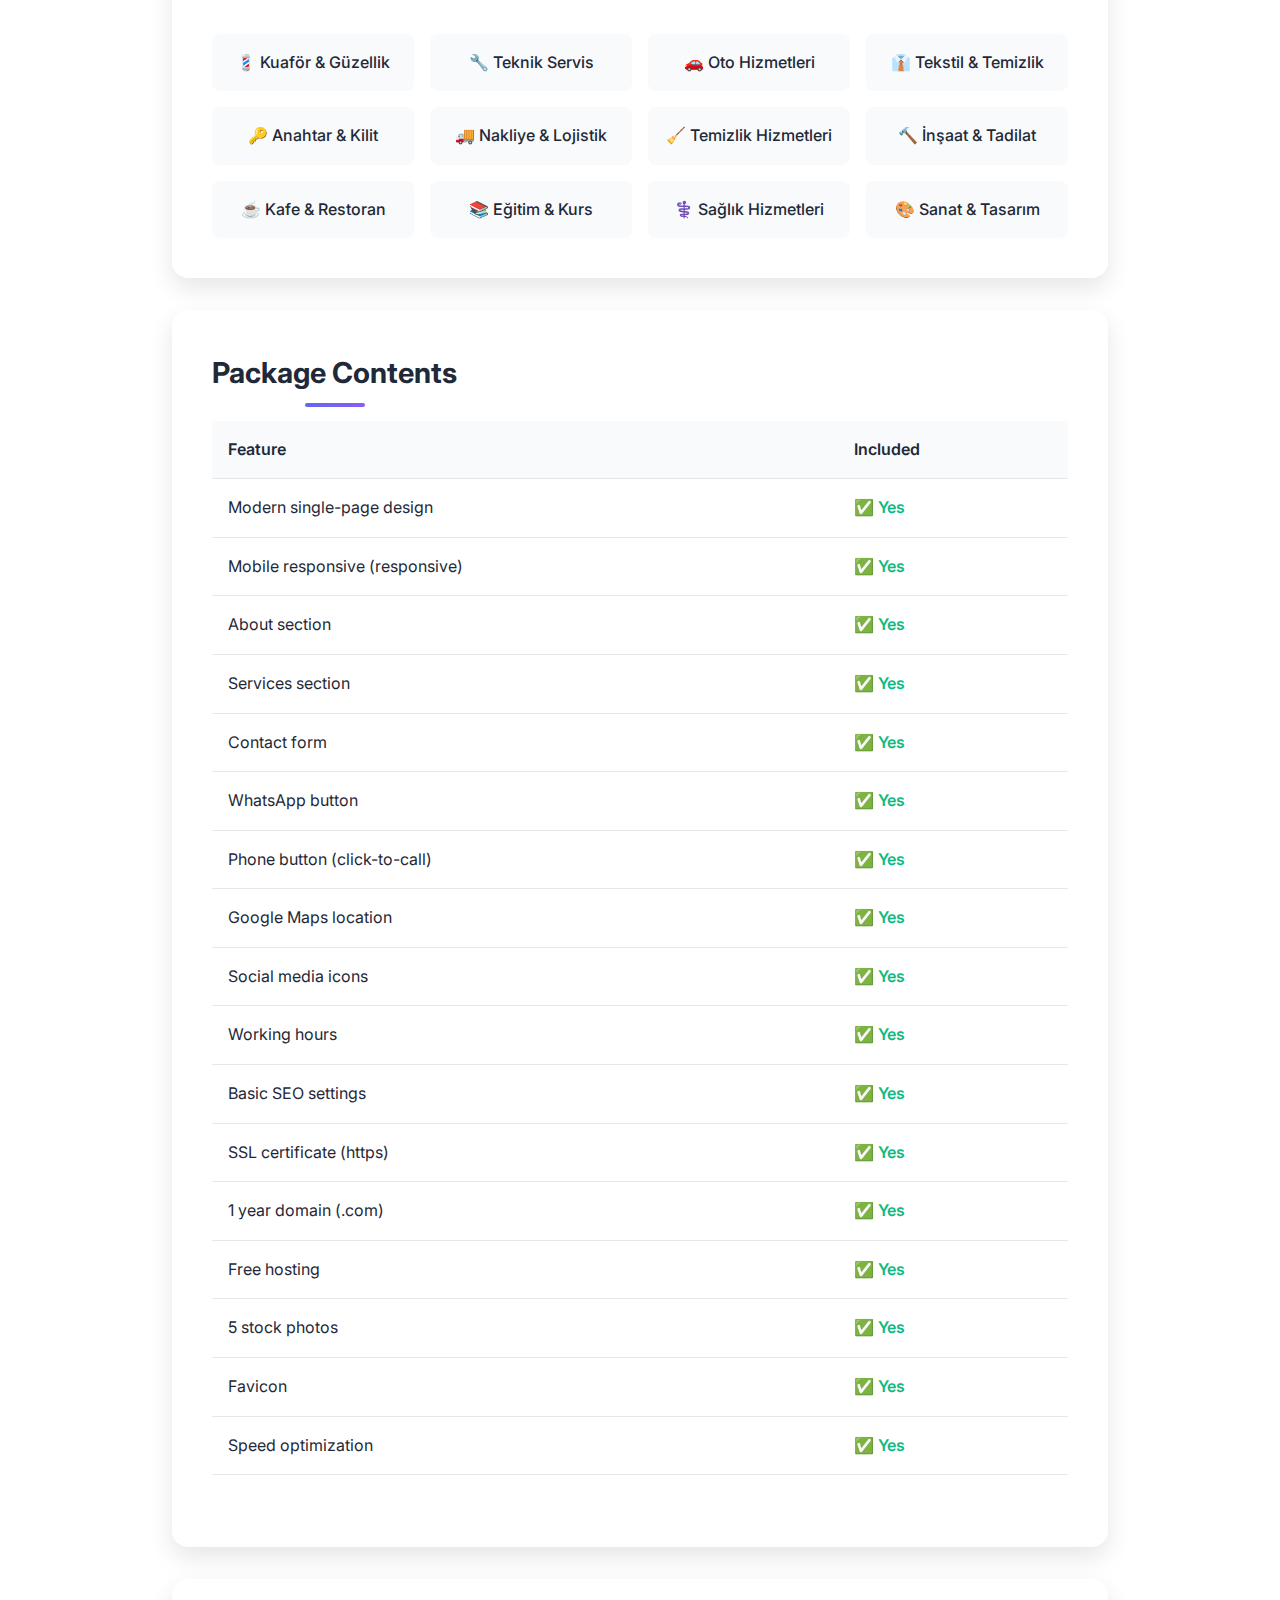
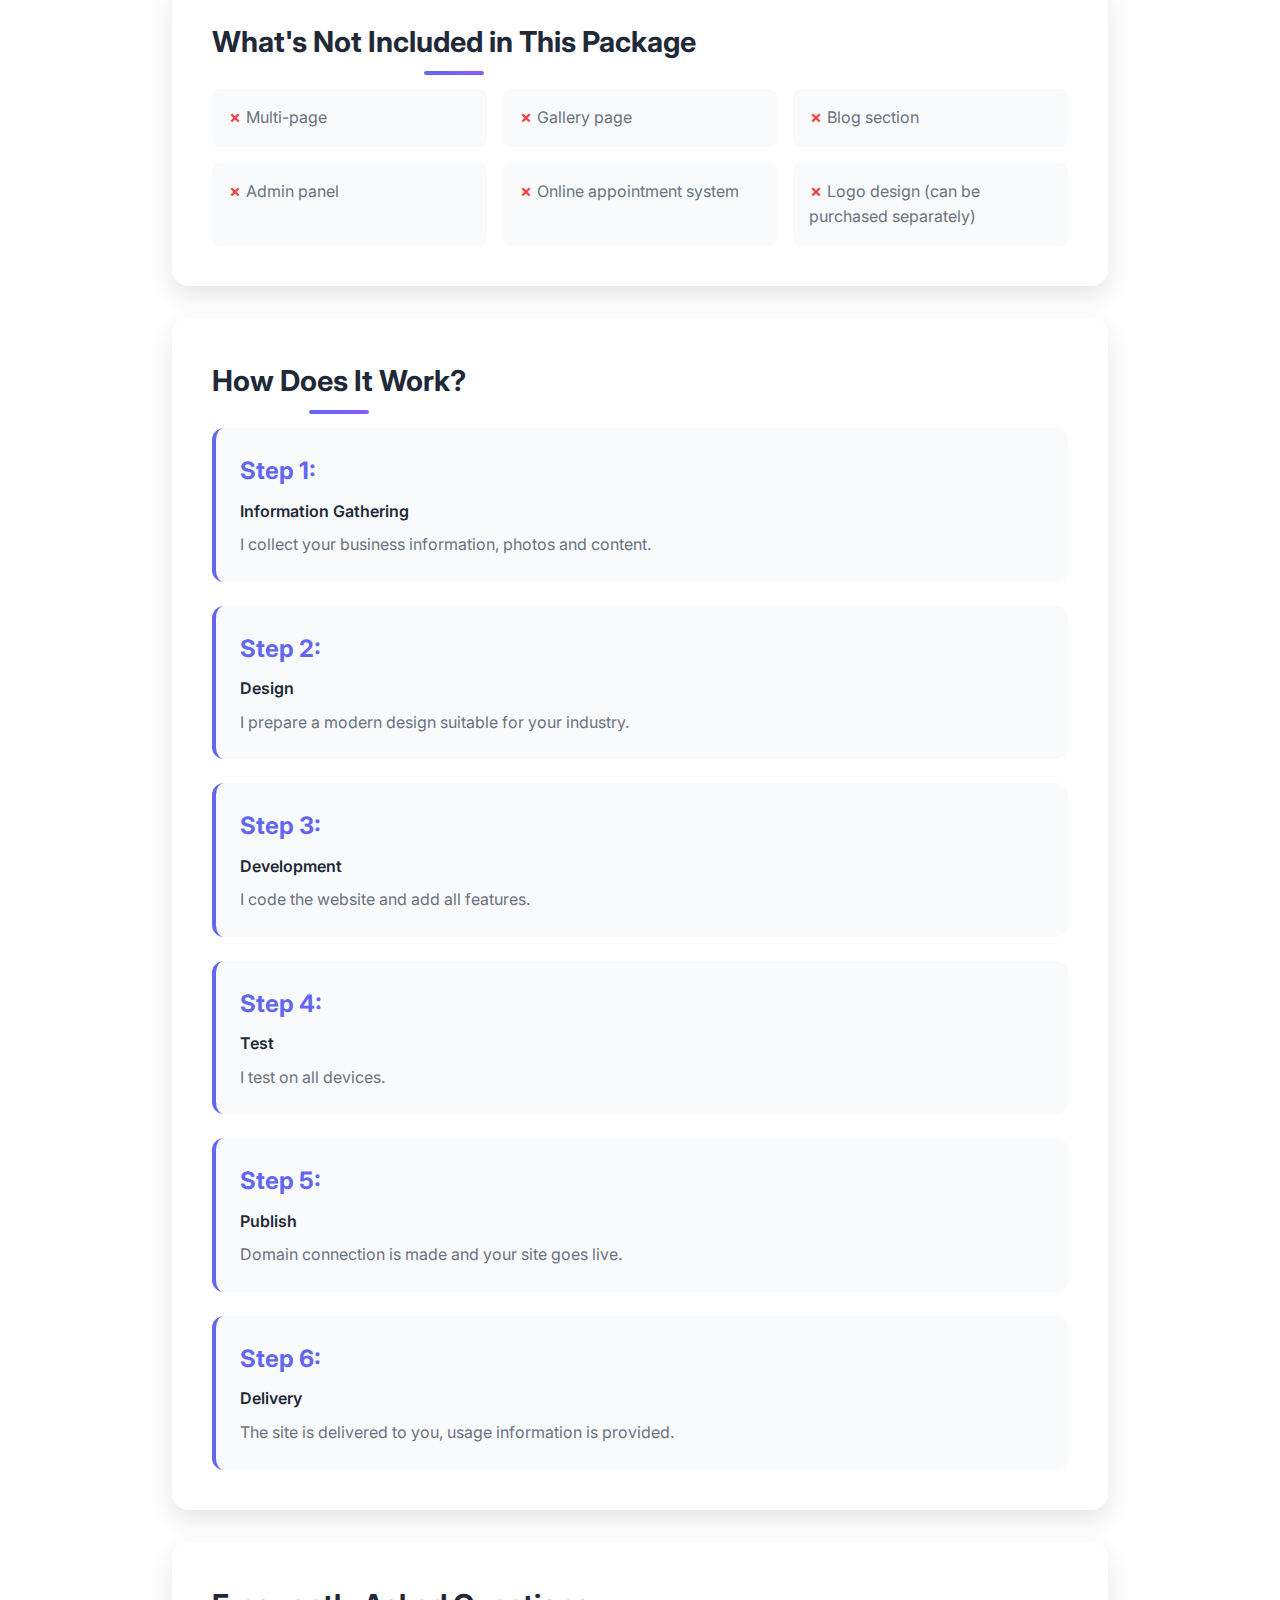
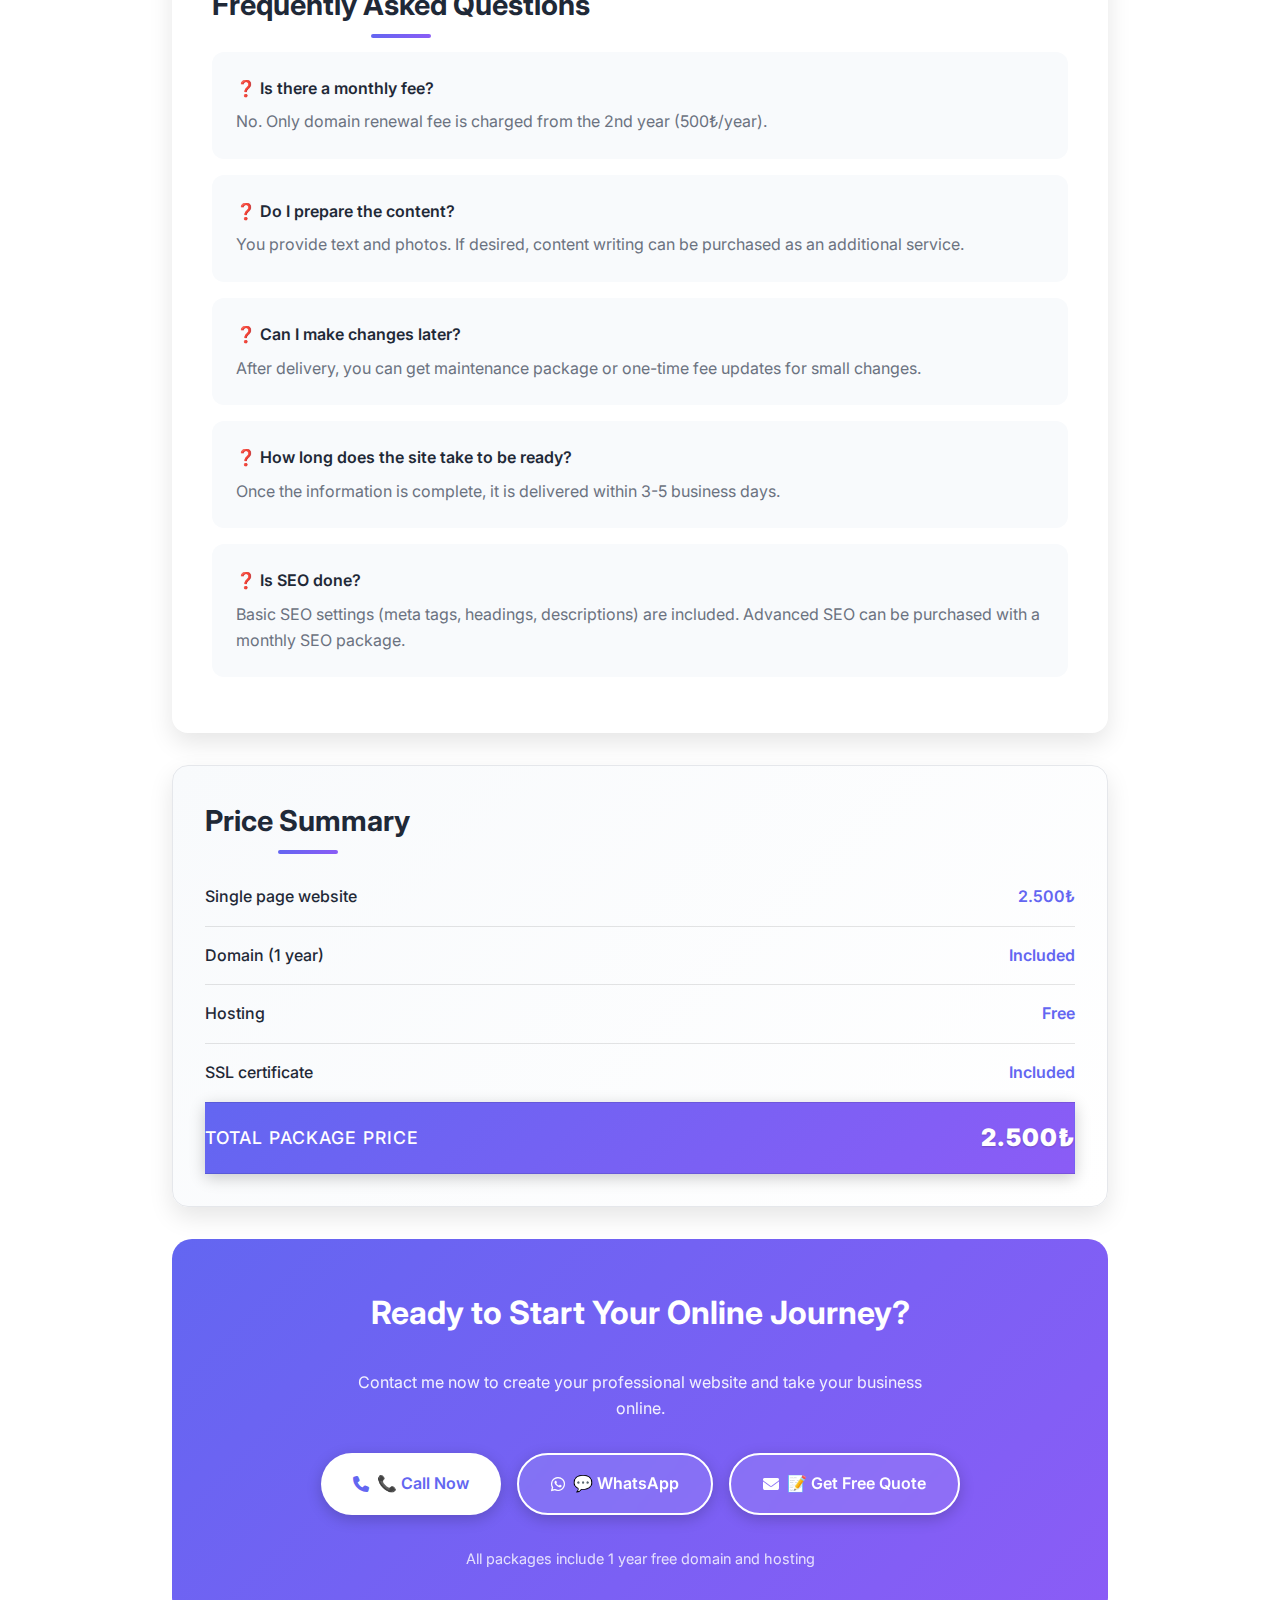
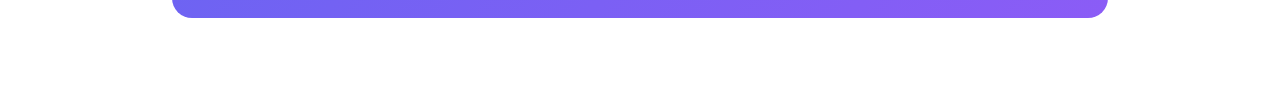
<file: portfolyo/paketler/baslangic-paketi.html>
<!DOCTYPE html>
<html lang="tr">
<head>
  <meta charset="UTF-8" />
  <meta name="viewport" content="width=device-width, initial-scale=1.0" />
  <title>Başlangıç Paketi - Mert Cihan Bayır</title>
  <meta name="description" content="Başlangıç Paketi - Küçük işletmeler için profesyonel web sitesi, 2.500₺, 3-5 gün teslimat" />
  <link rel="preconnect" href="https://fonts.googleapis.com">
  <link rel="preconnect" href="https://fonts.gstatic.com" crossorigin>
  <link href="https://fonts.googleapis.com/css2?family=Inter:wght@300;400;500;600;700&display=swap" rel="stylesheet">
  <link rel="stylesheet" href="https://cdnjs.cloudflare.com/ajax/libs/font-awesome/6.4.0/css/all.min.css">
  <link rel="stylesheet" href="../../style.css">
  <style>
    .package-detail {
      max-width: 1000px;
      margin: 0 auto;
      padding: 2rem;
    }

    /* Hero Section */
    .hero-section {
      text-align: center;
      padding: 3rem 2rem;
      background: linear-gradient(135deg, var(--primary-color), var(--secondary-color));
      color: white;
      border-radius: 24px;
      margin-bottom: 3rem;
      position: relative;
      overflow: hidden;
      box-shadow: 0 20px 40px rgba(0, 0, 0, 0.1);
      border: 2px solid rgba(255, 255, 255, 0.1);
    }

    .hero-section::before {
      content: '';
      position: absolute;
      top: -50%;
      left: -50%;
      width: 200%;
      height: 200%;
      background: radial-gradient(circle, rgba(255, 255, 255, 0.1) 0%, transparent 70%);
      animation: pulse 4s ease-in-out infinite;
      pointer-events: none;
    }

    .hero-section::after {
      content: '';
      position: absolute;
      top: 0;
      left: 0;
      right: 0;
      bottom: 0;
      background: url('data:image/svg+xml,<svg xmlns="http://www.w3.org/2000/svg" viewBox="0 0 100 100"><defs><pattern id="stars" x="0" y="0" width="20" height="20" patternUnits="userSpaceOnUse"><circle cx="2" cy="2" r="1" fill="white" opacity="0.3"/><circle cx="18" cy="8" r="0.5" fill="white" opacity="0.2"/><circle cx="12" cy="16" r="0.8" fill="white" opacity="0.25"/></pattern></defs><rect width="100" height="100" fill="url(%23stars)"/></svg>');
      pointer-events: none;
    }

    @keyframes pulse {
      0%, 100% { transform: scale(1); opacity: 0.5; }
      50% { transform: scale(1.05); opacity: 0.8; }
    }

    .hero-icon {
      font-size: 4rem;
      margin-bottom: 1rem;
      display: block;
      filter: drop-shadow(0 4px 8px rgba(0, 0, 0, 0.2));
    }

    .hero-title {
      font-size: 2.8rem;
      font-weight: 900;
      margin-bottom: 1rem;
      text-shadow: 0 4px 8px rgba(0, 0, 0, 0.3);
      background: linear-gradient(45deg, white, rgba(255, 255, 255, 0.9));
      -webkit-background-clip: text;
      -webkit-text-fill-color: transparent;
      background-clip: text;
      letter-spacing: 2px;
    }


    .hero-price-container {
      background: rgba(255, 255, 255, 0.15);
      border-radius: 50px;
      padding: 1.5rem 3rem;
      display: inline-block;
      margin-bottom: 1rem;
      backdrop-filter: blur(10px);
      border: 1px solid rgba(255, 255, 255, 0.2);
      box-shadow: 0 8px 32px rgba(0, 0, 0, 0.1);
    }

    .hero-price {
      font-size: 3.5rem;
      font-weight: 900;
      text-shadow: 0 4px 8px rgba(0, 0, 0, 0.3);
      margin: 0;
      background: linear-gradient(45deg, white, rgba(255, 255, 255, 0.9));
      -webkit-background-clip: text;
      -webkit-text-fill-color: transparent;
      background-clip: text;
    }

    .hero-delivery {
      font-size: 1rem;
      opacity: 0.95;
      display: inline-flex;
      align-items: center;
      gap: 0.5rem;
      background: rgba(255, 255, 255, 0.1);
      padding: 0.75rem 1.5rem;
      border-radius: 25px;
      backdrop-filter: blur(10px);
      border: 1px solid rgba(255, 255, 255, 0.15);
      font-weight: 500;
      text-shadow: 0 1px 2px rgba(0, 0, 0, 0.1);
    }

    /* Content Sections */
    .content-section {
      background: var(--bg-primary);
      padding: 2.5rem;
      border-radius: 16px;
      margin-bottom: 2rem;
      box-shadow: var(--shadow);
    }

    .section-title {
      font-size: 1.8rem;
      font-weight: 700;
      color: var(--text-primary);
      margin-bottom: 1.5rem;
      text-align: center;
    }

    /* Target Audience */
    .audience-list {
      display: grid;
      grid-template-columns: repeat(auto-fit, minmax(200px, 1fr));
      gap: 1rem;
      margin-bottom: 2rem;
    }

    .audience-item {
      background: var(--bg-secondary);
      padding: 1rem;
      border-radius: 8px;
      text-align: center;
      font-weight: 500;
    }

    .audience-item::before {
      content: "✓ ";
      color: var(--primary-color);
      font-weight: bold;
    }

    /* Industry Examples */
    .industry-grid {
      display: grid;
      grid-template-columns: repeat(auto-fit, minmax(180px, 1fr));
      gap: 1rem;
      max-width: 900px;
      margin: 0 auto;
    }

    .industry-item {
      background: var(--bg-secondary);
      padding: 1rem;
      border-radius: 8px;
      text-align: center;
      font-weight: 500;
    }

    /* Package Features Table */
    .features-table {
      width: 100%;
      border-collapse: collapse;
      margin-bottom: 2rem;
    }

    .features-table th,
    .features-table td {
      padding: 1rem;
      text-align: left;
      border-bottom: 1px solid var(--border-color);
    }

    .features-table th {
      background: var(--bg-secondary);
      font-weight: 600;
      color: var(--text-primary);
    }

    .features-table .included {
      color: #10b981;
      font-weight: 600;
    }

    .features-table .included::before {
      content: "✅ ";
    }

    /* Excluded Features */
    .excluded-list {
      display: grid;
      grid-template-columns: repeat(auto-fit, minmax(250px, 1fr));
      gap: 1rem;
    }

    .excluded-item {
      background: var(--bg-secondary);
      padding: 1rem;
      border-radius: 8px;
      color: var(--text-secondary);
    }

    .excluded-item::before {
      content: "✗ ";
      color: #ef4444;
      font-weight: bold;
    }

    /* How It Works */
    .process-steps {
      display: flex;
      flex-direction: column;
      gap: 1.5rem;
    }

    .process-step {
      background: var(--bg-secondary);
      padding: 1.5rem;
      border-radius: 12px;
      border-left: 4px solid var(--primary-color);
    }

    .step-number {
      font-size: 1.5rem;
      font-weight: 700;
      color: var(--primary-color);
      margin-bottom: 0.5rem;
    }

    .step-title {
      font-weight: 600;
      color: var(--text-primary);
      margin-bottom: 0.5rem;
    }

    .step-description {
      color: var(--text-secondary);
      margin: 0;
    }

    /* FAQ */
    .faq-item {
      background: var(--bg-secondary);
      padding: 1.5rem;
      border-radius: 12px;
      margin-bottom: 1rem;
    }

    .faq-question {
      font-weight: 600;
      color: var(--text-primary);
      margin-bottom: 0.5rem;
    }

    .faq-answer {
      color: var(--text-secondary);
      line-height: 1.6;
    }

    /* Price Summary */
    .price-summary {
      background: linear-gradient(135deg, var(--bg-secondary), rgba(255, 255, 255, 0.8));
      padding: 2rem;
      border-radius: 16px;
      margin-bottom: 2rem;
      border: 1px solid var(--border-color);
      box-shadow: var(--shadow);
    }

    .price-table {
      width: 100%;
      border-collapse: collapse;
    }

    .price-table td {
      padding: 1rem 0;
      border-bottom: 1px solid rgba(0, 0, 0, 0.1);
    }

    .price-table .label {
      font-weight: 500;
      color: var(--text-primary);
    }

    .price-table .amount {
      text-align: right;
      font-weight: 600;
      color: var(--primary-color);
    }

    .price-total {
      background: linear-gradient(135deg, var(--primary-color), var(--secondary-color));
      color: white;
      font-size: 1.1rem;
      font-weight: 800;
      text-transform: uppercase;
      letter-spacing: 1px;
      box-shadow: 0 4px 15px rgba(0, 0, 0, 0.2);
      margin: 0 -1rem;
      padding: 1.25rem 1rem;
    }

    .price-total .label {
      color: white;
    }

    .price-total .amount {
      color: white;
      text-shadow: 0 1px 2px rgba(0, 0, 0, 0.2);
    }

    /* CTA Section */
    .cta-section {
      background: linear-gradient(135deg, var(--primary-color), var(--secondary-color));
      color: white;
      padding: 3rem 2rem;
      border-radius: 20px;
      text-align: center;
      margin-bottom: 3rem;
    }

    .cta-title {
      font-size: 2rem;
      font-weight: 700;
      margin-bottom: 2rem;
    }

    .cta-buttons {
      display: flex;
      gap: 1rem;
      justify-content: center;
      flex-wrap: wrap;
    }

    .cta-btn {
      display: inline-flex;
      align-items: center;
      gap: 0.5rem;
      padding: 1rem 2rem;
      border-radius: 50px;
      text-decoration: none;
      font-weight: 600;
      font-size: 1rem;
      transition: var(--transition-fast);
      box-shadow: 0 4px 15px rgba(0, 0, 0, 0.2);
    }

    .cta-btn-primary {
      background: white;
      color: var(--primary-color);
    }

    .cta-btn-primary:hover {
      transform: translateY(-2px);
      box-shadow: 0 6px 20px rgba(0, 0, 0, 0.3);
    }

    .cta-btn-secondary {
      background: rgba(255, 255, 255, 0.1);
      color: white;
      border: 2px solid white;
      backdrop-filter: blur(10px);
    }

    .cta-btn-secondary:hover {
      background: rgba(255, 255, 255, 0.2);
      transform: translateY(-2px);
      border-color: rgba(255, 255, 255, 0.8);
    }

    .back-link {
      display: inline-flex;
      align-items: center;
      gap: 0.5rem;
      color: var(--text-secondary);
      text-decoration: none;
      margin-bottom: 2rem;
      transition: var(--transition-fast);
    }

    .back-link:hover {
      color: var(--primary-color);
    }

    @media (max-width: 768px) {
      .package-detail {
        padding: 1rem;
      }

      .hero-title {
        font-size: 2.5rem;
      }

      .hero-price {
        font-size: 3rem;
      }

      .content-section {
        padding: 1.5rem;
      }

      .audience-list,
      .industry-grid,
      .excluded-list {
        grid-template-columns: repeat(auto-fit, minmax(200px, 1fr));
      }

      .hero-section {
        padding: 2rem 1.5rem;
      }

      .hero-icon {
        font-size: 3rem;
      }

      .hero-title {
        font-size: 2.2rem;
        letter-spacing: 1px;
        margin-bottom: 0.75rem;
      }


      .hero-price-container {
        padding: 1rem 2rem;
      }

      .hero-price {
        font-size: 2.8rem;
      }

      .hero-delivery {
        font-size: 0.9rem;
        padding: 0.5rem 1rem;
      }

      .cta-section {
        padding: 2rem 1.5rem;
      }

      .process-steps {
        gap: 1rem;
      }

      .cta-buttons {
        flex-direction: column;
        align-items: center;
      }
    }
  </style>
</head>
<body>
  <!-- Navigation -->
  <nav class="navbar">
    <div class="nav-container">
      <div class="nav-logo">
        <img src="../../mcb.png" alt="MCB Logo" class="logo-image">
      </div>
      <div class="nav-menu">
        <a href="../index.html#home" class="nav-link">Ana Sayfa</a>
        <a href="../index.html#services" class="nav-link">Hizmetler</a>
        <a href="../index.html#portfolio" class="nav-link">Portfolyo</a>
        <a href="../index.html#about" class="nav-link">Hakkımda</a>
        <a href="../index.html#contact" class="nav-link">İletişim</a>
      </div>
      <div class="nav-controls">
        <div class="language-selector">
          <button class="lang-btn active" data-lang="tr">TR</button>
          <button class="lang-btn" data-lang="en">EN</button>
        </div>
        <button class="theme-toggle" id="themeToggle">
          <i class="fas fa-moon"></i>
          <i class="fas fa-sun"></i>
        </button>
        <div class="nav-toggle">
          <span></span>
          <span></span>
          <span></span>
        </div>
      </div>
    </div>
  </nav>

  <!-- Package Detail -->
  <div class="package-detail">
    <a href="../index.html#services" class="back-link">
      <i class="fas fa-arrow-left"></i>
      <span data-en="Back to Services" data-tr="Hizmetlere Dön">Hizmetlere Dön</span>
    </a>

    <!-- Hero Section -->
    <section class="hero-section">
      <span class="hero-icon">🚀</span>
      <h1 class="hero-title" data-en="STARTER PACKAGE" data-tr="BAŞLANGIÇ PAKETİ">BAŞLANGIÇ PAKETİ</h1>
      <div class="hero-price-container">
        <div class="hero-price">2.500₺</div>
      </div>
      <div class="hero-delivery" data-en="⚡ Delivery: 3-5 business days" data-tr="⚡ Teslimat: 3-5 iş günü">⚡ Teslimat: 3-5 iş günü</div>
    </section>

    <!-- Target Audience -->
    <section class="content-section">
      <h2 class="section-title" data-en="Who Can Benefit From This Package?" data-tr="Bu Paketten Kimler Yararlanabilir?">Bu Paketten Kimler Yararlanabilir?</h2>
      <p style="text-align: center; margin-bottom: 2rem; color: var(--text-secondary);" data-en="This package is designed for businesses and individuals who want a professional online presence without high costs." data-tr="Bu paket, yüksek maliyetler olmadan profesyonel bir çevrimiçi varlık isteyen işletmeler ve bireyler için tasarlandı.">Bu paket, yüksek maliyetler olmadan profesyonel bir çevrimiçi varlık isteyen işletmeler ve bireyler için tasarlandı.</p>
      <div class="audience-list">
        <div class="audience-item" data-en="Local businesses" data-tr="Yerel işletmeler">Yerel işletmeler</div>
        <div class="audience-item" data-en="Service providers" data-tr="Hizmet sağlayıcıları">Hizmet sağlayıcıları</div>
        <div class="audience-item" data-en="New entrepreneurs" data-tr="Yeni girişimciler">Yeni girişimciler</div>
        <div class="audience-item" data-en="Small companies" data-tr="Küçük şirketler">Küçük şirketler</div>
        <div class="audience-item" data-en="Freelancers" data-tr="Serbest çalışanlar">Serbest çalışanlar</div>
      </div>
    </section>

    <!-- Industry Examples -->
    <section class="content-section">
      <h2 class="section-title" data-en="Suitable for Many Sectors" data-tr="Çok Sayıda Sektör İçin Uygun">Çok Sayıda Sektör İçin Uygun</h2>
      <p style="text-align: center; margin-bottom: 2rem; color: var(--text-secondary);" data-en="This package works perfectly for various business types and can be customized according to your industry." data-tr="Bu paket çeşitli işletme türleri için mükemmel çalışır ve sektörünüze göre özelleştirilebilir.">Bu paket çeşitli işletme türleri için mükemmel çalışır ve sektörünüze göre özelleştirilebilir.</p>
      <div class="industry-grid">
        <div class="industry-item">💈 Kuaför & Güzellik</div>
        <div class="industry-item">🔧 Teknik Servis</div>
        <div class="industry-item">🚗 Oto Hizmetleri</div>
        <div class="industry-item">👔 Tekstil & Temizlik</div>
        <div class="industry-item">🔑 Anahtar & Kilit</div>
        <div class="industry-item">🚚 Nakliye & Lojistik</div>
        <div class="industry-item">🧹 Temizlik Hizmetleri</div>
        <div class="industry-item">🔨 İnşaat & Tadilat</div>
        <div class="industry-item">☕ Kafe & Restoran</div>
        <div class="industry-item">📚 Eğitim & Kurs</div>
        <div class="industry-item">⚕️ Sağlık Hizmetleri</div>
        <div class="industry-item">🎨 Sanat & Tasarım</div>
      </div>
    </section>

    <!-- Package Features Table -->
    <section class="content-section">
      <h2 class="section-title" data-en="Package Contents" data-tr="Paket İçeriği">Paket İçeriği</h2>
      <table class="features-table">
        <thead>
          <tr>
            <th data-en="Feature" data-tr="Özellik">Özellik</th>
            <th data-en="Included" data-tr="Dahil">Dahil</th>
          </tr>
        </thead>
        <tbody>
          <tr>
            <td data-en="Modern single-page design" data-tr="Tek sayfa modern tasarım">Tek sayfa modern tasarım</td>
            <td class="included" data-en="Yes" data-tr="Evet">Evet</td>
          </tr>
          <tr>
            <td data-en="Mobile responsive (responsive)" data-tr="Mobil uyumlu (responsive)">Mobil uyumlu (responsive)</td>
            <td class="included" data-en="Yes" data-tr="Evet">Evet</td>
          </tr>
          <tr>
            <td data-en="About section" data-tr="Hakkımızda bölümü">Hakkımızda bölümü</td>
            <td class="included" data-en="Yes" data-tr="Evet">Evet</td>
          </tr>
          <tr>
            <td data-en="Services section" data-tr="Hizmetler bölümü">Hizmetler bölümü</td>
            <td class="included" data-en="Yes" data-tr="Evet">Evet</td>
          </tr>
          <tr>
            <td data-en="Contact form" data-tr="İletişim formu">İletişim formu</td>
            <td class="included" data-en="Yes" data-tr="Evet">Evet</td>
          </tr>
          <tr>
            <td data-en="WhatsApp button" data-tr="WhatsApp butonu">WhatsApp butonu</td>
            <td class="included" data-en="Yes" data-tr="Evet">Evet</td>
          </tr>
          <tr>
            <td data-en="Phone button (click-to-call)" data-tr="Telefon butonu (click-to-call)">Telefon butonu (click-to-call)</td>
            <td class="included" data-en="Yes" data-tr="Evet">Evet</td>
          </tr>
          <tr>
            <td data-en="Google Maps location" data-tr="Google Maps konum">Google Maps konum</td>
            <td class="included" data-en="Yes" data-tr="Evet">Evet</td>
          </tr>
          <tr>
            <td data-en="Social media icons" data-tr="Sosyal medya ikonları">Sosyal medya ikonları</td>
            <td class="included" data-en="Yes" data-tr="Evet">Evet</td>
          </tr>
          <tr>
            <td data-en="Working hours" data-tr="Çalışma saatleri">Çalışma saatleri</td>
            <td class="included" data-en="Yes" data-tr="Evet">Evet</td>
          </tr>
          <tr>
            <td data-en="Basic SEO settings" data-tr="Temel SEO ayarları">Temel SEO ayarları</td>
            <td class="included" data-en="Yes" data-tr="Evet">Evet</td>
          </tr>
          <tr>
            <td data-en="SSL certificate (https)" data-tr="SSL sertifikası (https)">SSL sertifikası (https)</td>
            <td class="included" data-en="Yes" data-tr="Evet">Evet</td>
          </tr>
          <tr>
            <td data-en="1 year domain (.com)" data-tr="1 yıllık domain (.com)">1 yıllık domain (.com)</td>
            <td class="included" data-en="Yes" data-tr="Evet">Evet</td>
          </tr>
          <tr>
            <td data-en="Free hosting" data-tr="Ücretsiz hosting">Ücretsiz hosting</td>
            <td class="included" data-en="Yes" data-tr="Evet">Evet</td>
          </tr>
          <tr>
            <td data-en="5 stock photos" data-tr="5 adet stok fotoğraf">5 adet stok fotoğraf</td>
            <td class="included" data-en="Yes" data-tr="Evet">Evet</td>
          </tr>
          <tr>
            <td data-en="Favicon" data-tr="Favicon">Favicon</td>
            <td class="included" data-en="Yes" data-tr="Evet">Evet</td>
          </tr>
          <tr>
            <td data-en="Speed optimization" data-tr="Hız optimizasyonu">Hız optimizasyonu</td>
            <td class="included" data-en="Yes" data-tr="Evet">Evet</td>
          </tr>
        </tbody>
      </table>
    </section>

    <!-- What's Not Included -->
    <section class="content-section">
      <h2 class="section-title" data-en="What's Not Included in This Package" data-tr="Bu Pakette Olmayan">Bu Pakette Olmayan</h2>
      <div class="excluded-list">
        <div class="excluded-item" data-en="Multi-page" data-tr="Çoklu sayfa">Çoklu sayfa</div>
        <div class="excluded-item" data-en="Gallery page" data-tr="Galeri sayfası">Galeri sayfası</div>
        <div class="excluded-item" data-en="Blog section" data-tr="Blog bölümü">Blog bölümü</div>
        <div class="excluded-item" data-en="Admin panel" data-tr="Admin paneli">Admin paneli</div>
        <div class="excluded-item" data-en="Online appointment system" data-tr="Online randevu sistemi">Online randevu sistemi</div>
        <div class="excluded-item" data-en="Logo design (can be purchased separately)" data-tr="Logo tasarımı (ayrıca satın alınabilir)">Logo tasarımı (ayrıca satın alınabilir)</div>
      </div>
    </section>

    <!-- How It Works -->
    <section class="content-section">
      <h2 class="section-title" data-en="How Does It Work?" data-tr="Nasıl Çalışır?">Nasıl Çalışır?</h2>
      <div class="process-steps">
        <div class="process-step">
          <div class="step-number" data-en="Step 1:" data-tr="Adım 1:">Adım 1:</div>
          <div class="step-title" data-en="Information Gathering" data-tr="Bilgi Toplama">Bilgi Toplama</div>
          <div class="step-description" data-en="I collect your business information, photos and content." data-tr="İşletme bilgilerinizi, fotoğraflarınızı ve içeriklerinizi alıyorum.">İşletme bilgilerinizi, fotoğraflarınızı ve içeriklerinizi alıyorum.</div>
        </div>
        <div class="process-step">
          <div class="step-number" data-en="Step 2:" data-tr="Adım 2:">Adım 2:</div>
          <div class="step-title" data-en="Design" data-tr="Tasarım">Tasarım</div>
          <div class="step-description" data-en="I prepare a modern design suitable for your industry." data-tr="Sektörünüze uygun modern tasarım hazırlıyorum.">Sektörünüze uygun modern tasarım hazırlıyorum.</div>
        </div>
        <div class="process-step">
          <div class="step-number" data-en="Step 3:" data-tr="Adım 3:">Adım 3:</div>
          <div class="step-title" data-en="Development" data-tr="Geliştirme">Geliştirme</div>
          <div class="step-description" data-en="I code the website and add all features." data-tr="Siteyi kodluyor ve tüm özellikleri ekliyorum.">Siteyi kodluyor ve tüm özellikleri ekliyorum.</div>
        </div>
        <div class="process-step">
          <div class="step-number" data-en="Step 4:" data-tr="Adım 4:">Adım 4:</div>
          <div class="step-title" data-en="Test" data-tr="Test">Test</div>
          <div class="step-description" data-en="I test on all devices." data-tr="Tüm cihazlarda test ediyorum.">Tüm cihazlarda test ediyorum.</div>
        </div>
        <div class="process-step">
          <div class="step-number" data-en="Step 5:" data-tr="Adım 5:">Adım 5:</div>
          <div class="step-title" data-en="Publish" data-tr="Yayın">Yayın</div>
          <div class="step-description" data-en="Domain connection is made and your site goes live." data-tr="Domain bağlantısı yapılır ve siteniz yayına alınır.">Domain bağlantısı yapılır ve siteniz yayına alınır.</div>
        </div>
        <div class="process-step">
          <div class="step-number" data-en="Step 6:" data-tr="Adım 6:">Adım 6:</div>
          <div class="step-title" data-en="Delivery" data-tr="Teslim">Teslim</div>
          <div class="step-description" data-en="The site is delivered to you, usage information is provided." data-tr="Site size teslim edilir, kullanım bilgisi verilir.">Site size teslim edilir, kullanım bilgisi verilir.</div>
        </div>
      </div>
    </section>

    <!-- FAQ -->
    <section class="content-section">
      <h2 class="section-title" data-en="Frequently Asked Questions" data-tr="Sıkça Sorulan Sorular">Sıkça Sorulan Sorular</h2>
      <div class="faq-item">
        <div class="faq-question" data-en="❓ Is there a monthly fee?" data-tr="❓ Aylık ücret var mı?">❓ Aylık ücret var mı?</div>
        <div class="faq-answer" data-en="No. Only domain renewal fee is charged from the 2nd year (500₺/year)." data-tr="Hayır. Sadece 2. yıldan itibaren domain yenileme ücreti (500₺/yıl) alınır.">Hayır. Sadece 2. yıldan itibaren domain yenileme ücreti (500₺/yıl) alınır.</div>
      </div>
      <div class="faq-item">
        <div class="faq-question" data-en="❓ Do I prepare the content?" data-tr="❓ İçerikleri ben mi hazırlıyorum?">❓ İçerikleri ben mi hazırlıyorum?</div>
        <div class="faq-answer" data-en="You provide text and photos. If desired, content writing can be purchased as an additional service." data-tr="Metin ve fotoğrafları siz sağlarsınız. İsterseniz içerik yazımı ek hizmet olarak alınabilir.">Metin ve fotoğrafları siz sağlarsınız. İsterseniz içerik yazımı ek hizmet olarak alınabilir.</div>
      </div>
      <div class="faq-item">
        <div class="faq-question" data-en="❓ Can I make changes later?" data-tr="❓ Değişiklik yapabilir miyim sonradan?">❓ Değişiklik yapabilir miyim sonradan?</div>
        <div class="faq-answer" data-en="After delivery, you can get maintenance package or one-time fee updates for small changes." data-tr="Teslimattan sonra küçük değişiklikler için bakım paketi alabilir veya tek seferlik ücretle güncelleme yaptırabilirsiniz.">Teslimattan sonra küçük değişiklikler için bakım paketi alabilir veya tek seferlik ücretle güncelleme yaptırabilirsiniz.</div>
      </div>
      <div class="faq-item">
        <div class="faq-question" data-en="❓ How long does the site take to be ready?" data-tr="❓ Site ne kadar sürede hazır olur?">❓ Site ne kadar sürede hazır olur?</div>
        <div class="faq-answer" data-en="Once the information is complete, it is delivered within 3-5 business days." data-tr="Bilgiler tamamlandıktan sonra 3-5 iş günü içinde teslim edilir.">Bilgiler tamamlandıktan sonra 3-5 iş günü içinde teslim edilir.</div>
      </div>
      <div class="faq-item">
        <div class="faq-question" data-en="❓ Is SEO done?" data-tr="❓ SEO yapılıyor mu?">❓ SEO yapılıyor mu?</div>
        <div class="faq-answer" data-en="Basic SEO settings (meta tags, headings, descriptions) are included. Advanced SEO can be purchased with a monthly SEO package." data-tr="Temel SEO ayarları (meta etiketler, başlıklar, açıklamalar) dahildir. Gelişmiş SEO için aylık SEO paketi alınabilir.">Temel SEO ayarları (meta etiketler, başlıklar, açıklamalar) dahildir. Gelişmiş SEO için aylık SEO paketi alınabilir.</div>
      </div>
    </section>


    <!-- Price Summary -->
    <section class="price-summary">
      <h2 class="section-title" data-en="Price Summary" data-tr="Fiyat Özeti">Fiyat Özeti</h2>
      <table class="price-table">
        <tr>
          <td class="label" data-en="Single page website" data-tr="Tek sayfa web sitesi">Tek sayfa web sitesi</td>
          <td class="amount">2.500₺</td>
        </tr>
        <tr>
          <td class="label" data-en="Domain (1 year)" data-tr="Domain (1 yıl)">Domain (1 yıl)</td>
          <td class="amount" data-en="Included" data-tr="Dahil">Dahil</td>
        </tr>
        <tr>
          <td class="label" data-en="Hosting" data-tr="Hosting">Hosting</td>
          <td class="amount" data-en="Free" data-tr="Ücretsiz">Ücretsiz</td>
        </tr>
        <tr>
          <td class="label" data-en="SSL certificate" data-tr="SSL sertifikası">SSL sertifikası</td>
          <td class="amount" data-en="Included" data-tr="Dahil">Dahil</td>
        </tr>
        <tr class="price-total">
          <td class="label" data-en="TOTAL PACKAGE PRICE" data-tr="PAKET TOPLAM FİYATI">PAKET TOPLAM FİYATI</td>
          <td class="amount" style="font-size: 1.5rem; font-weight: 900;">2.500₺</td>
        </tr>
      </table>
    </section>

    <!-- CTA Section -->
    <section class="cta-section">
      <h2 class="cta-title" data-en="Ready to Start Your Online Journey?" data-tr="Çevrimiçi Yolculuğunuza Başlamaya Hazır mısınız?">Çevrimiçi Yolculuğunuza Başlamaya Hazır mısınız?</h2>
      <p style="margin-bottom: 2rem; opacity: 0.9; max-width: 600px; margin-left: auto; margin-right: auto; line-height: 1.6;" data-en="Contact me now to create your professional website and take your business online." data-tr="Profesyonel web sitenizi oluşturmak ve işletmenizi çevrimiçi almak için hemen iletişime geçin.">Profesyonel web sitenizi oluşturmak ve işletmenizi çevrimiçi almak için hemen iletişime geçin.</p>
      <div class="cta-buttons">
        <a href="tel:+905330326659" class="cta-btn cta-btn-primary">
          <i class="fas fa-phone"></i>
          <span data-en="📞 Call Now" data-tr="📞 Hemen Ara">📞 Hemen Ara</span>
        </a>
        <a href="https://wa.me/905330326659" class="cta-btn cta-btn-secondary" target="_blank">
          <i class="fab fa-whatsapp"></i>
          <span data-en="💬 WhatsApp" data-tr="💬 WhatsApp">💬 WhatsApp</span>
        </a>
        <a href="../index.html#contact" class="cta-btn cta-btn-secondary">
          <i class="fas fa-envelope"></i>
          <span data-en="📝 Get Free Quote" data-tr="📝 Ücretsiz Teklif Al">📝 Ücretsiz Teklif Al</span>
        </a>
      </div>
      <div style="margin-top: 2rem; opacity: 0.8; font-size: 0.9rem;" data-en="All packages include 1 year free domain and hosting" data-tr="Tüm paketlerde 1 yıl ücretsiz domain ve hosting dahildir">Tüm paketlerde 1 yıl ücretsiz domain ve hosting dahildir</div>
    </section>
  </div>

  <script src="../../script.js"></script>
</body>
</html>
</file>
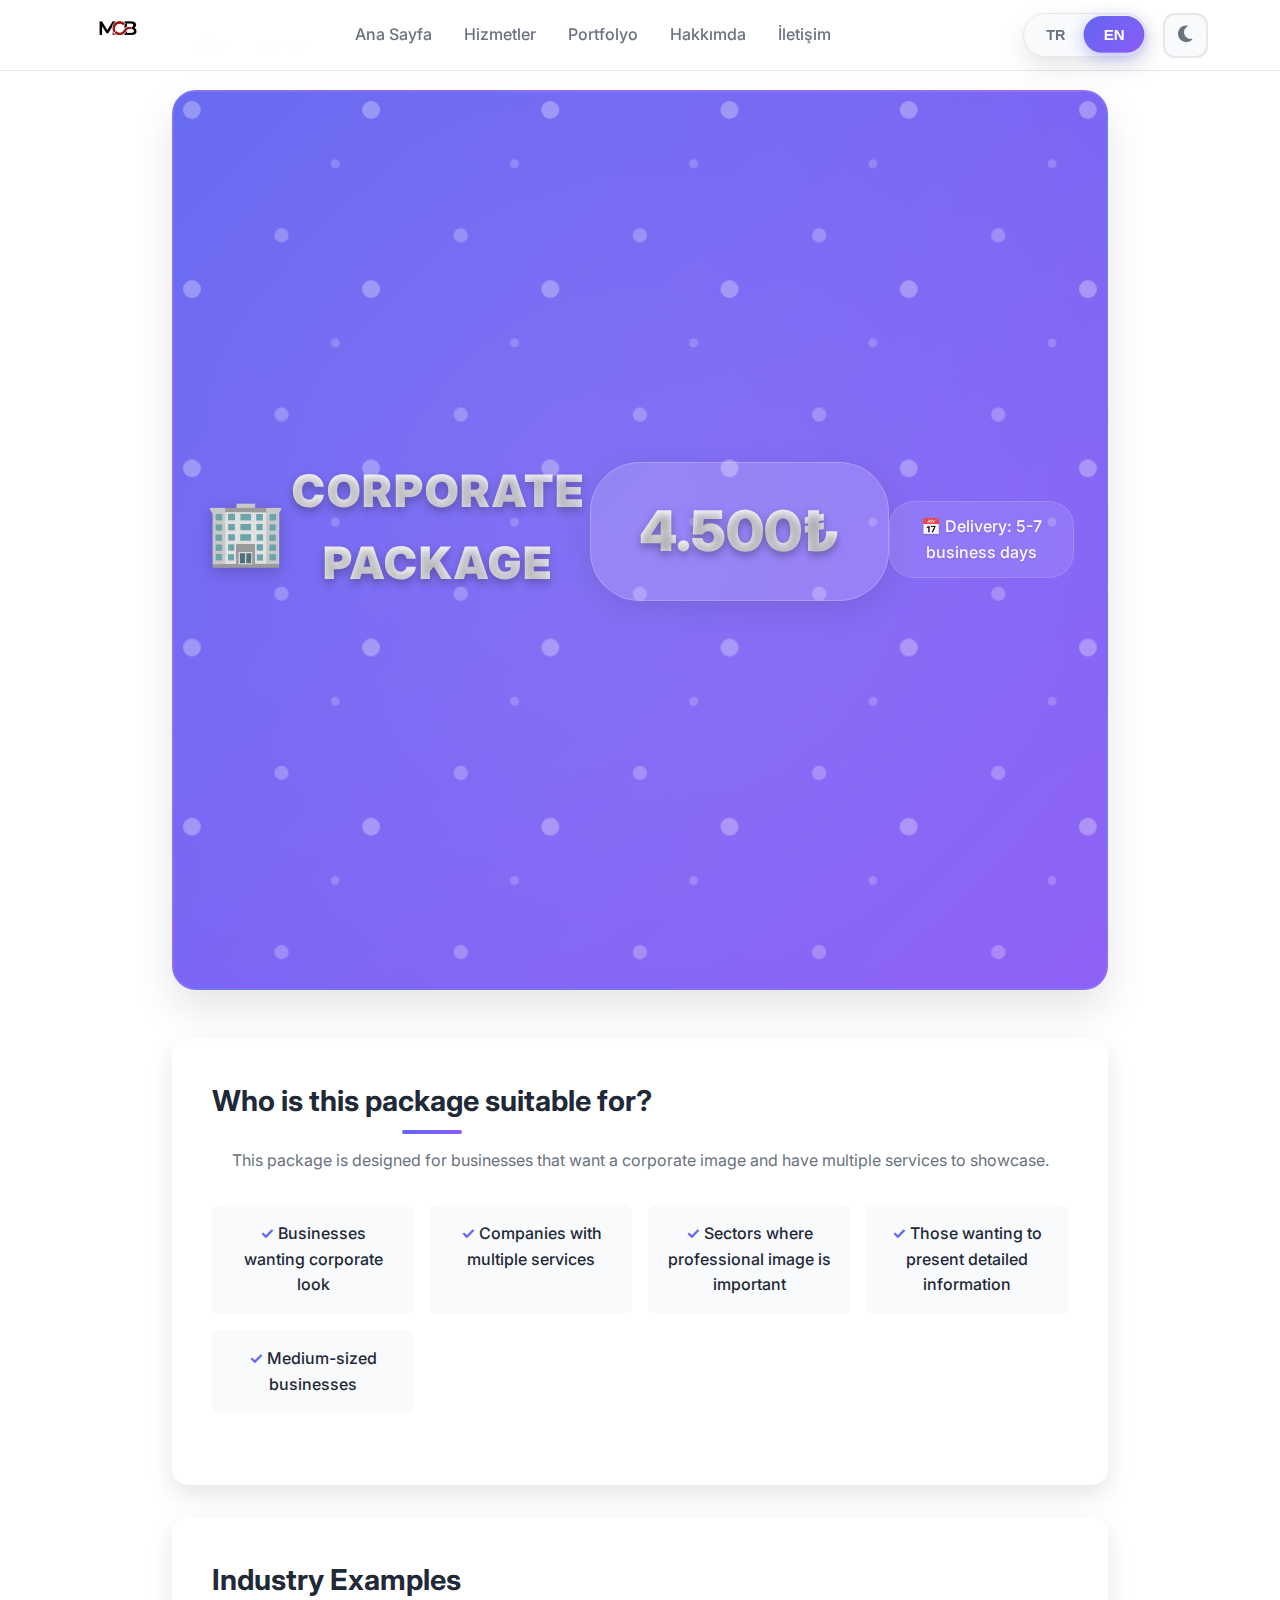
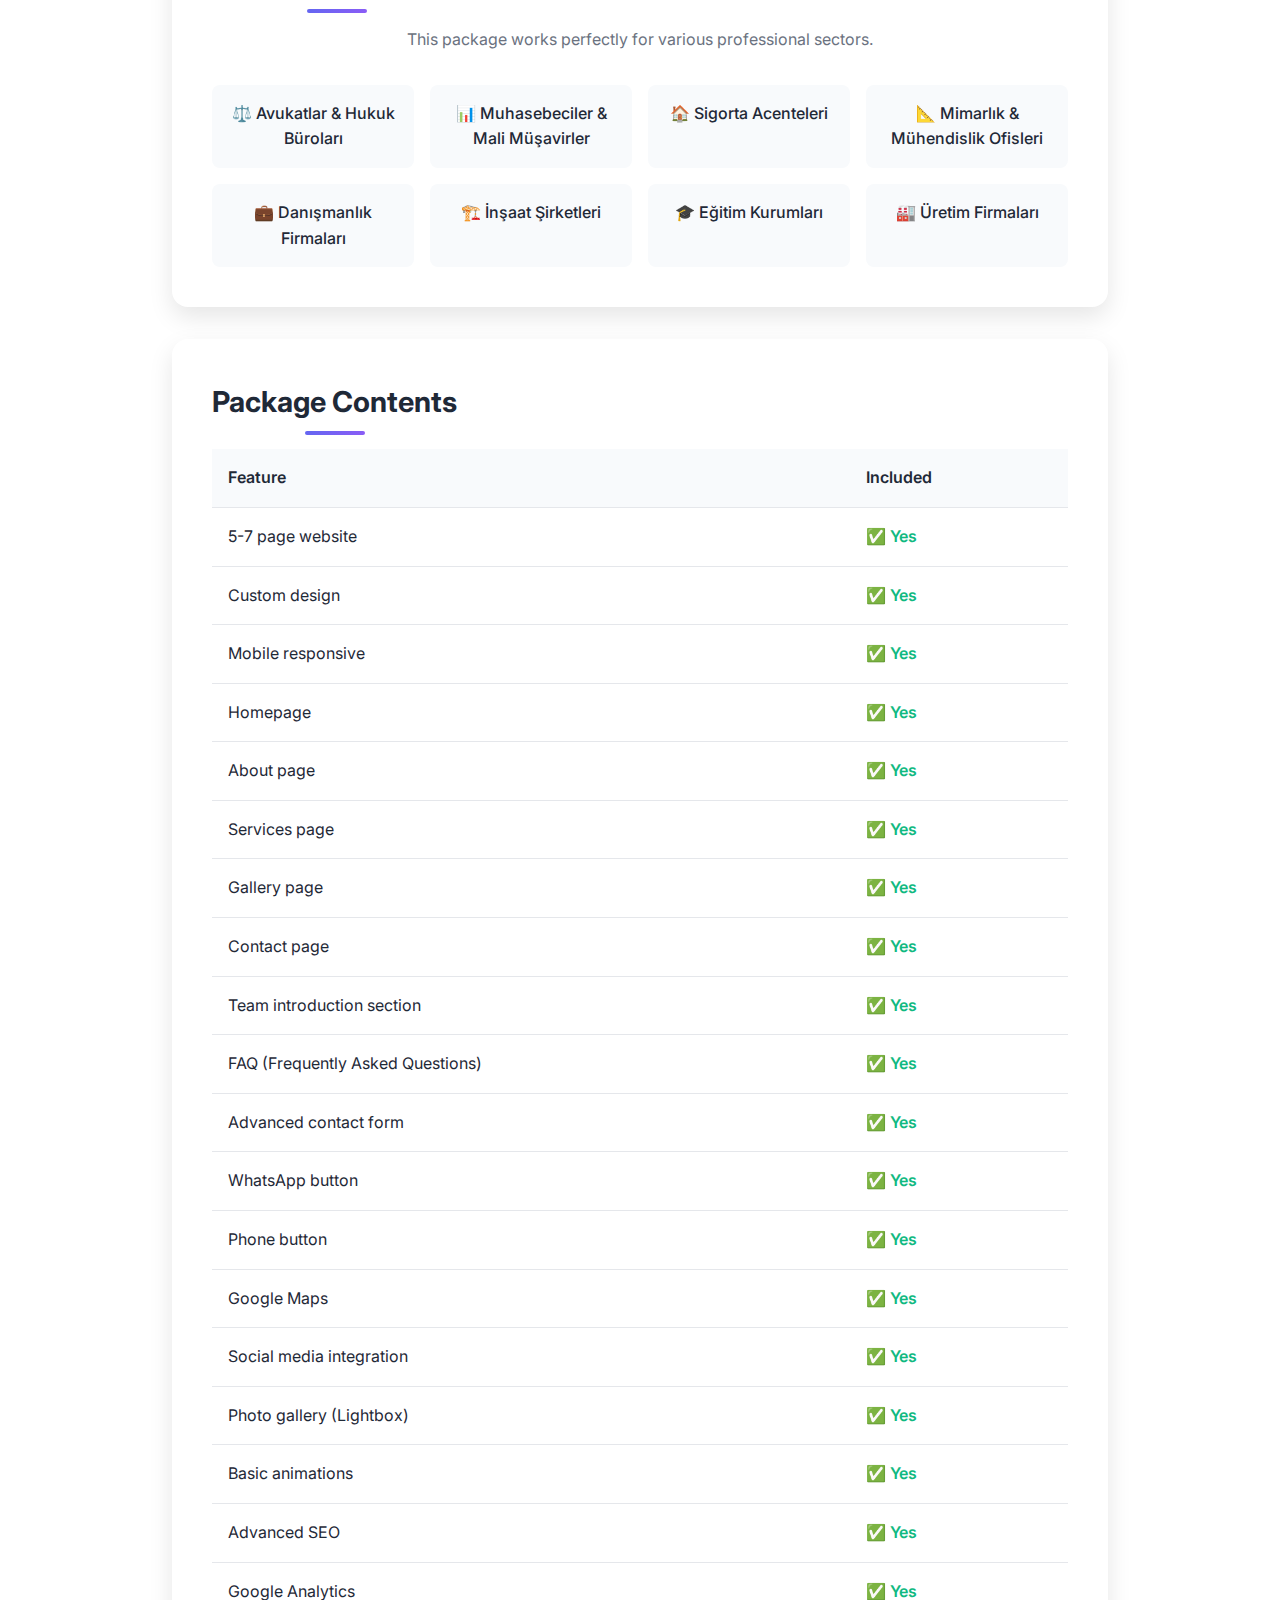
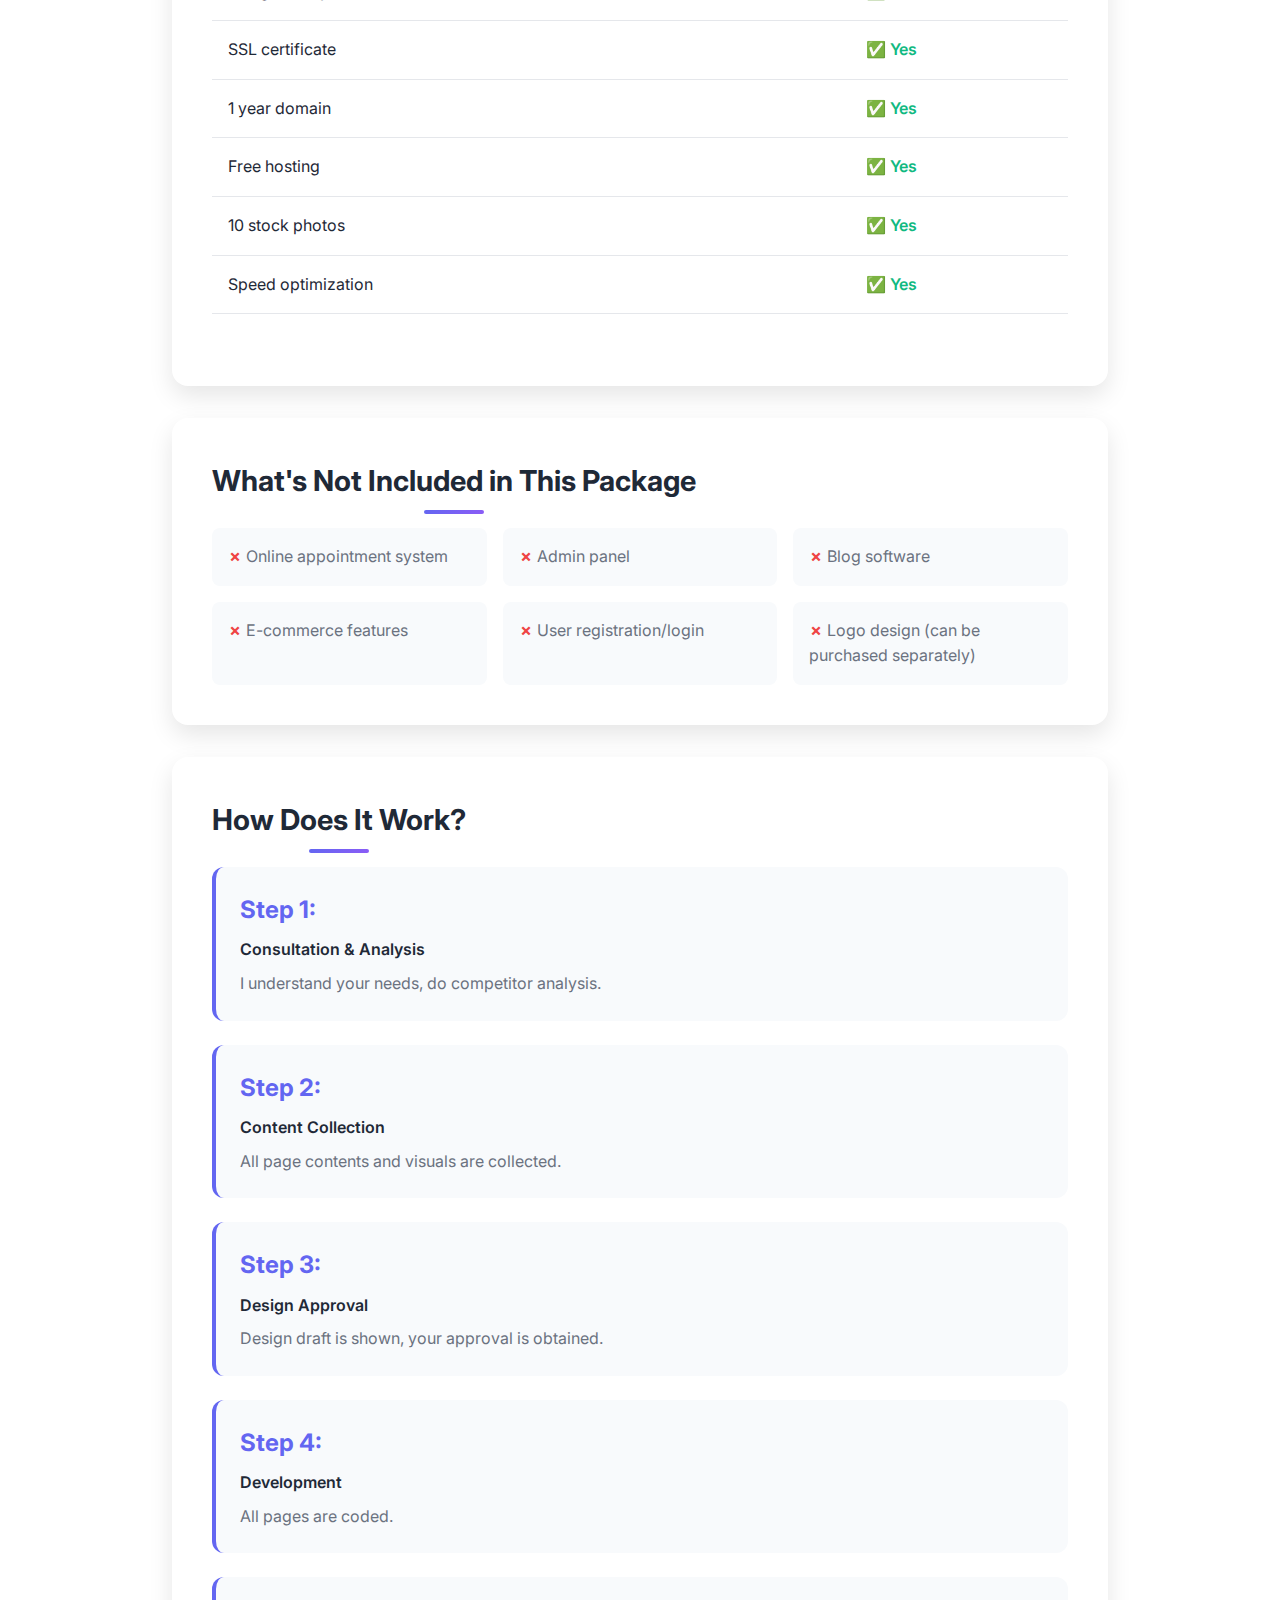
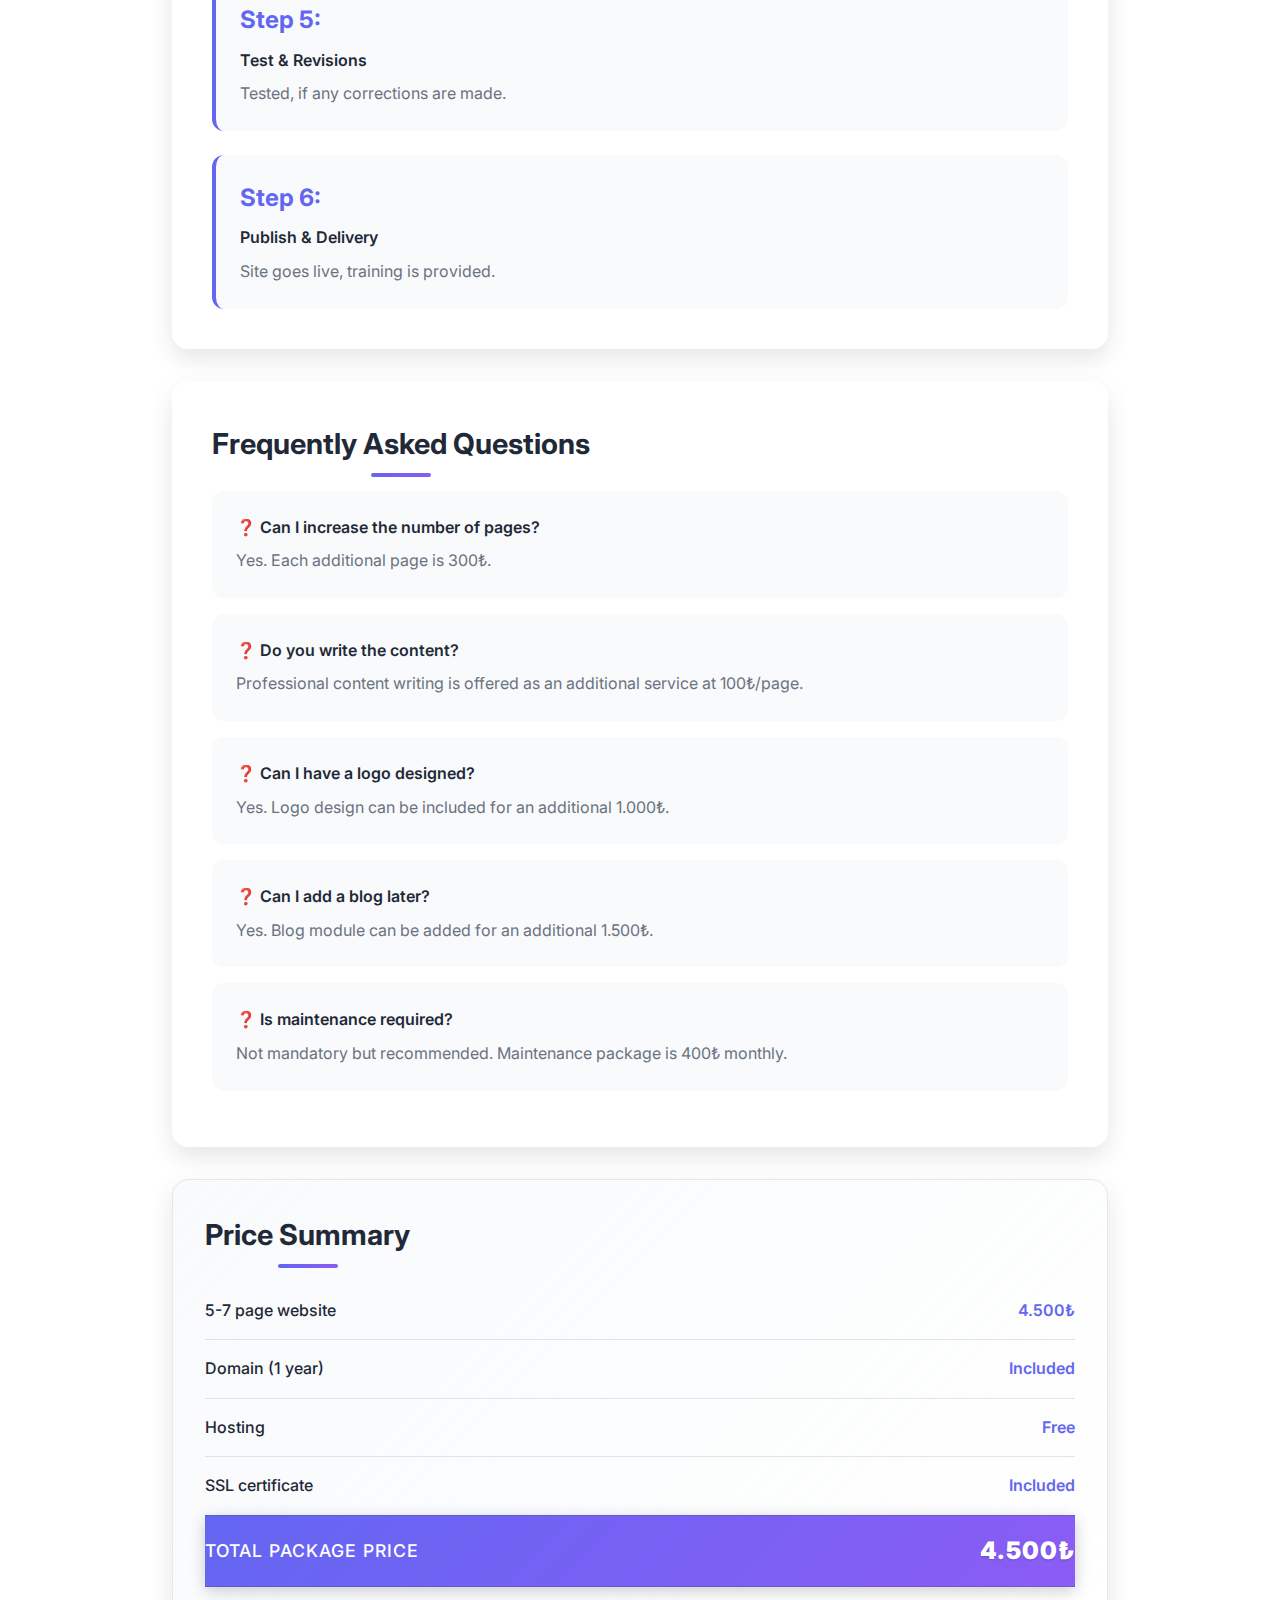
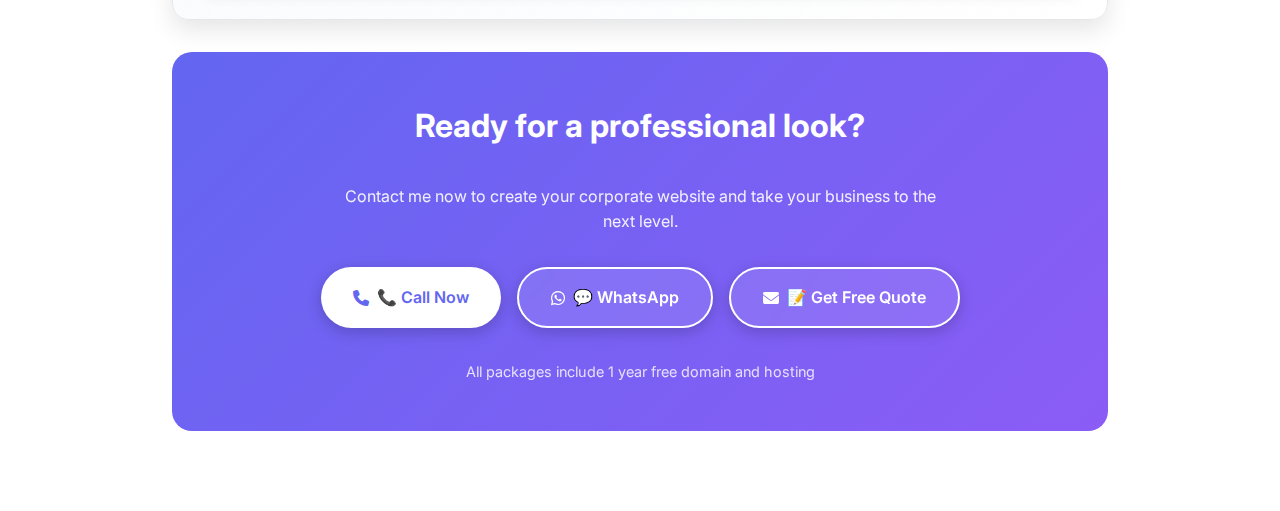
<file: portfolyo/paketler/kurumsal-paket.html>
<!DOCTYPE html>
<html lang="tr">
<head>
  <meta charset="UTF-8" />
  <meta name="viewport" content="width=device-width, initial-scale=1.0" />
  <title>Kurumsal Paket - 5-7 Sayfa Profesyonel Web Sitesi - Mert Cihan Bayır</title>
  <meta name="description" content="Kurumsal Paket - 5-7 sayfa kurumsal web sitesi, özel tasarım, Google Analytics, gelişmiş SEO, 4.500₺" />
  <link rel="preconnect" href="https://fonts.googleapis.com">
  <link rel="preconnect" href="https://fonts.gstatic.com" crossorigin>
  <link href="https://fonts.googleapis.com/css2?family=Inter:wght@300;400;500;600;700&display=swap" rel="stylesheet">
  <link rel="stylesheet" href="https://cdnjs.cloudflare.com/ajax/libs/font-awesome/6.4.0/css/all.min.css">
  <link rel="stylesheet" href="../../style.css">
  <link rel="stylesheet" href="kurumsal-paket.css">
</head>
<body>
  <!-- Navigation -->
  <nav class="navbar">
    <div class="nav-container">
      <div class="nav-logo">
        <img src="../../mcb.png" alt="MCB Logo" class="logo-image">
      </div>
      <div class="nav-menu">
        <a href="../index.html#home" class="nav-link">Ana Sayfa</a>
        <a href="../index.html#services" class="nav-link">Hizmetler</a>
        <a href="../index.html#portfolio" class="nav-link">Portfolyo</a>
        <a href="../index.html#about" class="nav-link">Hakkımda</a>
        <a href="../index.html#contact" class="nav-link">İletişim</a>
      </div>
      <div class="nav-controls">
        <div class="language-selector">
          <button class="lang-btn active" data-lang="tr">TR</button>
          <button class="lang-btn" data-lang="en">EN</button>
        </div>
        <button class="theme-toggle" id="themeToggle">
          <i class="fas fa-moon"></i>
          <i class="fas fa-sun"></i>
        </button>
        <div class="nav-toggle">
          <span></span>
          <span></span>
          <span></span>
        </div>
      </div>
    </div>
  </nav>

  <!-- Package Detail -->
  <div class="package-detail">
    <a href="../index.html#services" class="back-link">
      <i class="fas fa-arrow-left"></i>
      <span data-en="Back to Services" data-tr="Hizmetlere Dön">Hizmetlere Dön</span>
    </a>

    <!-- Hero Section -->
    <section class="hero-section">
      <span class="hero-icon">🏢</span>
      <h1 class="hero-title" data-en="CORPORATE PACKAGE" data-tr="KURUMSAL PAKET">KURUMSAL PAKET</h1>
      <div class="hero-price-container">
        <div class="hero-price">4.500₺</div>
      </div>
      <div class="hero-delivery" data-en="📅 Delivery: 5-7 business days" data-tr="📅 Teslimat: 5-7 iş günü">📅 Teslimat: 5-7 iş günü</div>
    </section>

    <!-- Target Audience -->
    <section class="content-section">
      <h2 class="section-title" data-en="Who is this package suitable for?" data-tr="Bu Paket Kime Uygun?">Bu Paket Kime Uygun?</h2>
      <p style="text-align: center; margin-bottom: 2rem; color: var(--text-secondary);" data-en="This package is designed for businesses that want a corporate image and have multiple services to showcase." data-tr="Bu paket kurumsal görünüm isteyen ve birden fazla hizmeti sergilemek isteyen işletmeler için tasarlandı.">Bu paket kurumsal görünüm isteyen ve birden fazla hizmeti sergilemek isteyen işletmeler için tasarlandı.</p>
      <div class="audience-list">
        <div class="audience-item" data-en="Businesses wanting corporate look" data-tr="Kurumsal görünüm isteyen işletmeler">Kurumsal görünüm isteyen işletmeler</div>
        <div class="audience-item" data-en="Companies with multiple services" data-tr="Birden fazla hizmeti olan firmalar">Birden fazla hizmeti olan firmalar</div>
        <div class="audience-item" data-en="Sectors where professional image is important" data-tr="Profesyonel imajın önemli olduğu sektörler">Profesyonel imajın önemli olduğu sektörler</div>
        <div class="audience-item" data-en="Those wanting to present detailed information" data-tr="Detaylı bilgi sunmak isteyenler">Detaylı bilgi sunmak isteyenler</div>
        <div class="audience-item" data-en="Medium-sized businesses" data-tr="Orta ölçekli işletmeler">Orta ölçekli işletmeler</div>
      </div>
    </section>

    <!-- Industry Examples -->
    <section class="content-section">
      <h2 class="section-title" data-en="Industry Examples" data-tr="Sektör Örnekleri">Sektör Örnekleri</h2>
      <p style="text-align: center; margin-bottom: 2rem; color: var(--text-secondary);" data-en="This package works perfectly for various professional sectors." data-tr="Bu paket çeşitli profesyonel sektörler için mükemmel çalışır.">Bu paket çeşitli profesyonel sektörler için mükemmel çalışır.</p>
      <div class="industry-grid">
        <div class="industry-item">⚖️ Avukatlar & Hukuk Büroları</div>
        <div class="industry-item">📊 Muhasebeciler & Mali Müşavirler</div>
        <div class="industry-item">🏠 Sigorta Acenteleri</div>
        <div class="industry-item">📐 Mimarlık & Mühendislik Ofisleri</div>
        <div class="industry-item">💼 Danışmanlık Firmaları</div>
        <div class="industry-item">🏗️ İnşaat Şirketleri</div>
        <div class="industry-item">🎓 Eğitim Kurumları</div>
        <div class="industry-item">🏭 Üretim Firmaları</div>
      </div>
    </section>

    <!-- Package Features Table -->
    <section class="content-section">
      <h2 class="section-title" data-en="Package Contents" data-tr="Paket İçeriği">Paket İçeriği</h2>
      <table class="features-table">
        <thead>
          <tr>
            <th data-en="Feature" data-tr="Özellik">Özellik</th>
            <th data-en="Included" data-tr="Dahil">Dahil</th>
          </tr>
        </thead>
        <tbody>
          <tr>
            <td data-en="5-7 page website" data-tr="5-7 sayfa web sitesi">5-7 sayfa web sitesi</td>
            <td class="included" data-en="Yes" data-tr="Evet">Evet</td>
          </tr>
          <tr>
            <td data-en="Custom design" data-tr="Özel tasarım">Özel tasarım</td>
            <td class="included" data-en="Yes" data-tr="Evet">Evet</td>
          </tr>
          <tr>
            <td data-en="Mobile responsive" data-tr="Mobil uyumlu">Mobil uyumlu</td>
            <td class="included" data-en="Yes" data-tr="Evet">Evet</td>
          </tr>
          <tr>
            <td data-en="Homepage" data-tr="Ana sayfa">Ana sayfa</td>
            <td class="included" data-en="Yes" data-tr="Evet">Evet</td>
          </tr>
          <tr>
            <td data-en="About page" data-tr="Hakkımızda sayfası">Hakkımızda sayfası</td>
            <td class="included" data-en="Yes" data-tr="Evet">Evet</td>
          </tr>
          <tr>
            <td data-en="Services page" data-tr="Hizmetler sayfası">Hizmetler sayfası</td>
            <td class="included" data-en="Yes" data-tr="Evet">Evet</td>
          </tr>
          <tr>
            <td data-en="Gallery page" data-tr="Galeri sayfası">Galeri sayfası</td>
            <td class="included" data-en="Yes" data-tr="Evet">Evet</td>
          </tr>
          <tr>
            <td data-en="Contact page" data-tr="İletişim sayfası">İletişim sayfası</td>
            <td class="included" data-en="Yes" data-tr="Evet">Evet</td>
          </tr>
          <tr>
            <td data-en="Team introduction section" data-tr="Ekip tanıtım bölümü">Ekip tanıtım bölümü</td>
            <td class="included" data-en="Yes" data-tr="Evet">Evet</td>
          </tr>
          <tr>
            <td data-en="FAQ (Frequently Asked Questions)" data-tr="SSS (Sıkça Sorulan Sorular)">SSS (Sıkça Sorulan Sorular)</td>
            <td class="included" data-en="Yes" data-tr="Evet">Evet</td>
          </tr>
          <tr>
            <td data-en="Advanced contact form" data-tr="İletişim formu (gelişmiş)">İletişim formu (gelişmiş)</td>
            <td class="included" data-en="Yes" data-tr="Evet">Evet</td>
          </tr>
          <tr>
            <td data-en="WhatsApp button" data-tr="WhatsApp butonu">WhatsApp butonu</td>
            <td class="included" data-en="Yes" data-tr="Evet">Evet</td>
          </tr>
          <tr>
            <td data-en="Phone button" data-tr="Telefon butonu">Telefon butonu</td>
            <td class="included" data-en="Yes" data-tr="Evet">Evet</td>
          </tr>
          <tr>
            <td data-en="Google Maps" data-tr="Google Maps">Google Maps</td>
            <td class="included" data-en="Yes" data-tr="Evet">Evet</td>
          </tr>
          <tr>
            <td data-en="Social media integration" data-tr="Sosyal medya entegrasyonu">Sosyal medya entegrasyonu</td>
            <td class="included" data-en="Yes" data-tr="Evet">Evet</td>
          </tr>
          <tr>
            <td data-en="Photo gallery (Lightbox)" data-tr="Fotoğraf galerisi (Lightbox)">Fotoğraf galerisi (Lightbox)</td>
            <td class="included" data-en="Yes" data-tr="Evet">Evet</td>
          </tr>
          <tr>
            <td data-en="Basic animations" data-tr="Temel animasyonlar">Temel animasyonlar</td>
            <td class="included" data-en="Yes" data-tr="Evet">Evet</td>
          </tr>
          <tr>
            <td data-en="Advanced SEO" data-tr="Gelişmiş SEO">Gelişmiş SEO</td>
            <td class="included" data-en="Yes" data-tr="Evet">Evet</td>
          </tr>
          <tr>
            <td data-en="Google Analytics" data-tr="Google Analytics">Google Analytics</td>
            <td class="included" data-en="Yes" data-tr="Evet">Evet</td>
          </tr>
          <tr>
            <td data-en="SSL certificate" data-tr="SSL sertifikası">SSL sertifikası</td>
            <td class="included" data-en="Yes" data-tr="Evet">Evet</td>
          </tr>
          <tr>
            <td data-en="1 year domain" data-tr="1 yıllık domain">1 yıllık domain</td>
            <td class="included" data-en="Yes" data-tr="Evet">Evet</td>
          </tr>
          <tr>
            <td data-en="Free hosting" data-tr="Ücretsiz hosting">Ücretsiz hosting</td>
            <td class="included" data-en="Yes" data-tr="Evet">Evet</td>
          </tr>
          <tr>
            <td data-en="10 stock photos" data-tr="10 adet stok fotoğraf">10 adet stok fotoğraf</td>
            <td class="included" data-en="Yes" data-tr="Evet">Evet</td>
          </tr>
          <tr>
            <td data-en="Speed optimization" data-tr="Hız optimizasyonu">Hız optimizasyonu</td>
            <td class="included" data-en="Yes" data-tr="Evet">Evet</td>
          </tr>
        </tbody>
      </table>
    </section>

    <!-- What's Not Included -->
    <section class="content-section">
      <h2 class="section-title" data-en="What's Not Included in This Package" data-tr="Bu Pakette Olmayan">Bu Pakette Olmayan</h2>
      <div class="excluded-list">
        <div class="excluded-item" data-en="Online appointment system" data-tr="Online randevu sistemi">Online randevu sistemi</div>
        <div class="excluded-item" data-en="Admin panel" data-tr="Admin paneli">Admin paneli</div>
        <div class="excluded-item" data-en="Blog software" data-tr="Blog yazılımı">Blog yazılımı</div>
        <div class="excluded-item" data-en="E-commerce features" data-tr="E-ticaret özellikleri">E-ticaret özellikleri</div>
        <div class="excluded-item" data-en="User registration/login" data-tr="Kullanıcı kayıt/giriş">Kullanıcı kayıt/giriş</div>
        <div class="excluded-item" data-en="Logo design (can be purchased separately)" data-tr="Logo tasarımı (ayrıca satın alınabilir)">Logo tasarımı (ayrıca satın alınabilir)</div>
      </div>
    </section>

    <!-- How It Works -->
    <section class="content-section">
      <h2 class="section-title" data-en="How Does It Work?" data-tr="Nasıl Çalışır?">Nasıl Çalışır?</h2>
      <div class="process-steps">
        <div class="process-step">
          <div class="step-number" data-en="Step 1:" data-tr="Adım 1:">Adım 1:</div>
          <div class="step-title" data-en="Consultation & Analysis" data-tr="Görüşme & Analiz">Görüşme & Analiz</div>
          <div class="step-description" data-en="I understand your needs, do competitor analysis." data-tr="İhtiyaçlarınızı anlıyorum, rakip analizi yapıyorum.">İhtiyaçlarınızı anlıyorum, rakip analizi yapıyorum.</div>
        </div>
        <div class="process-step">
          <div class="step-number" data-en="Step 2:" data-tr="Adım 2:">Adım 2:</div>
          <div class="step-title" data-en="Content Collection" data-tr="İçerik Toplama">İçerik Toplama</div>
          <div class="step-description" data-en="All page contents and visuals are collected." data-tr="Tüm sayfa içerikleri ve görseller alınır.">Tüm sayfa içerikleri ve görseller alınır.</div>
        </div>
        <div class="process-step">
          <div class="step-number" data-en="Step 3:" data-tr="Adım 3:">Adım 3:</div>
          <div class="step-title" data-en="Design Approval" data-tr="Tasarım Onayı">Tasarım Onayı</div>
          <div class="step-description" data-en="Design draft is shown, your approval is obtained." data-tr="Tasarım taslağı gösterilir, onayınız alınır.">Tasarım taslağı gösterilir, onayınız alınır.</div>
        </div>
        <div class="process-step">
          <div class="step-number" data-en="Step 4:" data-tr="Adım 4:">Adım 4:</div>
          <div class="step-title" data-en="Development" data-tr="Geliştirme">Geliştirme</div>
          <div class="step-description" data-en="All pages are coded." data-tr="Tüm sayfalar kodlanır.">Tüm sayfalar kodlanır.</div>
        </div>
        <div class="process-step">
          <div class="step-number" data-en="Step 5:" data-tr="Adım 5:">Adım 5:</div>
          <div class="step-title" data-en="Test & Revisions" data-tr="Test & Revizyon">Test & Revizyon</div>
          <div class="step-description" data-en="Tested, if any corrections are made." data-tr="Test edilir, varsa düzeltmeler yapılır.">Test edilir, varsa düzeltmeler yapılır.</div>
        </div>
        <div class="process-step">
          <div class="step-number" data-en="Step 6:" data-tr="Adım 6:">Adım 6:</div>
          <div class="step-title" data-en="Publish & Delivery" data-tr="Yayın & Teslim">Yayın & Teslim</div>
          <div class="step-description" data-en="Site goes live, training is provided." data-tr="Site yayına alınır, eğitim verilir.">Site yayına alınır, eğitim verilir.</div>
        </div>
      </div>
    </section>

    <!-- FAQ -->
    <section class="content-section">
      <h2 class="section-title" data-en="Frequently Asked Questions" data-tr="Sıkça Sorulan Sorular">Sıkça Sorulan Sorular</h2>
      <div class="faq-item">
        <div class="faq-question" data-en="❓ Can I increase the number of pages?" data-tr="❓ Sayfa sayısını artırabilir miyim?">❓ Sayfa sayısını artırabilir miyim?</div>
        <div class="faq-answer" data-en="Yes. Each additional page is 300₺." data-tr="Evet. Her ek sayfa 300₺'dir.">Evet. Her ek sayfa 300₺'dir.</div>
      </div>
      <div class="faq-item">
        <div class="faq-question" data-en="❓ Do you write the content?" data-tr="❓ İçerikleri siz yazar mısınız?">❓ İçerikleri siz yazar mısınız?</div>
        <div class="faq-answer" data-en="Professional content writing is offered as an additional service at 100₺/page." data-tr="Profesyonel içerik yazımı ek hizmet olarak 100₺/sayfa ile sunulmaktadır.">Profesyonel içerik yazımı ek hizmet olarak 100₺/sayfa ile sunulmaktadır.</div>
      </div>
      <div class="faq-item">
        <div class="faq-question" data-en="❓ Can I have a logo designed?" data-tr="❓ Logo da yaptırabilir miyim?">❓ Logo da yaptırabilir miyim?</div>
        <div class="faq-answer" data-en="Yes. Logo design can be included for an additional 1.000₺." data-tr="Evet. Logo tasarımı 1.000₺ ek ücretle dahil edilebilir.">Evet. Logo tasarımı 1.000₺ ek ücretle dahil edilebilir.</div>
      </div>
      <div class="faq-item">
        <div class="faq-question" data-en="❓ Can I add a blog later?" data-tr="❓ Sonradan blog ekletebilir miyim?">❓ Sonradan blog ekletebilir miyim?</div>
        <div class="faq-answer" data-en="Yes. Blog module can be added for an additional 1.500₺." data-tr="Evet. Blog modülü 1.500₺ ek ücretle eklenebilir.">Evet. Blog modülü 1.500₺ ek ücretle eklenebilir.</div>
      </div>
      <div class="faq-item">
        <div class="faq-question" data-en="❓ Is maintenance required?" data-tr="❓ Bakım gerekiyor mu?">❓ Bakım gerekiyor mu?</div>
        <div class="faq-answer" data-en="Not mandatory but recommended. Maintenance package is 400₺ monthly." data-tr="Zorunlu değil ama önerilir. Bakım paketi aylık 400₺'dir.">Zorunlu değil ama önerilir. Bakım paketi aylık 400₺'dir.</div>
      </div>
    </section>


    <!-- Price Summary -->
    <section class="price-summary">
      <h2 class="section-title" data-en="Price Summary" data-tr="Fiyat Özeti">Fiyat Özeti</h2>
      <table class="price-table">
        <tr>
          <td class="label" data-en="5-7 page website" data-tr="5-7 sayfa web sitesi">5-7 sayfa web sitesi</td>
          <td class="amount">4.500₺</td>
        </tr>
        <tr>
          <td class="label" data-en="Domain (1 year)" data-tr="Domain (1 yıl)">Domain (1 yıl)</td>
          <td class="amount" data-en="Included" data-tr="Dahil">Dahil</td>
        </tr>
        <tr>
          <td class="label" data-en="Hosting" data-tr="Hosting">Hosting</td>
          <td class="amount" data-en="Free" data-tr="Ücretsiz">Ücretsiz</td>
        </tr>
        <tr>
          <td class="label" data-en="SSL certificate" data-tr="SSL sertifikası">SSL sertifikası</td>
          <td class="amount" data-en="Included" data-tr="Dahil">Dahil</td>
        </tr>
        <tr class="price-total">
          <td class="label" data-en="TOTAL PACKAGE PRICE" data-tr="PAKET TOPLAM FİYATI">PAKET TOPLAM FİYATI</td>
          <td class="amount" style="font-size: 1.5rem; font-weight: 900;">4.500₺</td>
        </tr>
      </table>
    </section>

    <!-- CTA Section -->
    <section class="cta-section">
      <h2 class="cta-title" data-en="Ready for a professional look?" data-tr="Profesyonel görünüme hazır mısınız?">Profesyonel görünüme hazır mısınız?</h2>
      <p style="margin-bottom: 2rem; opacity: 0.9; max-width: 600px; margin-left: auto; margin-right: auto; line-height: 1.6;" data-en="Contact me now to create your corporate website and take your business to the next level." data-tr="Kurumsal web sitenizi oluşturmak ve işletmenizi bir sonraki seviyeye taşımak için hemen iletişime geçin.">Kurumsal web sitenizi oluşturmak ve işletmenizi bir sonraki seviyeye taşımak için hemen iletişime geçin.</p>
      <div class="cta-buttons">
        <a href="tel:+905330326659" class="cta-btn cta-btn-primary">
          <i class="fas fa-phone"></i>
          <span data-en="📞 Call Now" data-tr="📞 Hemen Ara">📞 Hemen Ara</span>
        </a>
        <a href="https://wa.me/905330326659" class="cta-btn cta-btn-secondary" target="_blank">
          <i class="fab fa-whatsapp"></i>
          <span data-en="💬 WhatsApp" data-tr="💬 WhatsApp">💬 WhatsApp</span>
        </a>
        <a href="../index.html#contact" class="cta-btn cta-btn-secondary">
          <i class="fas fa-envelope"></i>
          <span data-en="📝 Get Free Quote" data-tr="📝 Ücretsiz Teklif Al">📝 Ücretsiz Teklif Al</span>
        </a>
      </div>
      <div style="margin-top: 2rem; opacity: 0.8; font-size: 0.9rem;" data-en="All packages include 1 year free domain and hosting" data-tr="Tüm paketlerde 1 yıl ücretsiz domain ve hosting dahildir">Tüm paketlerde 1 yıl ücretsiz domain ve hosting dahildir</div>
    </section>
  </div>

  <script src="../../script.js"></script>
</body>
</html>
</file>
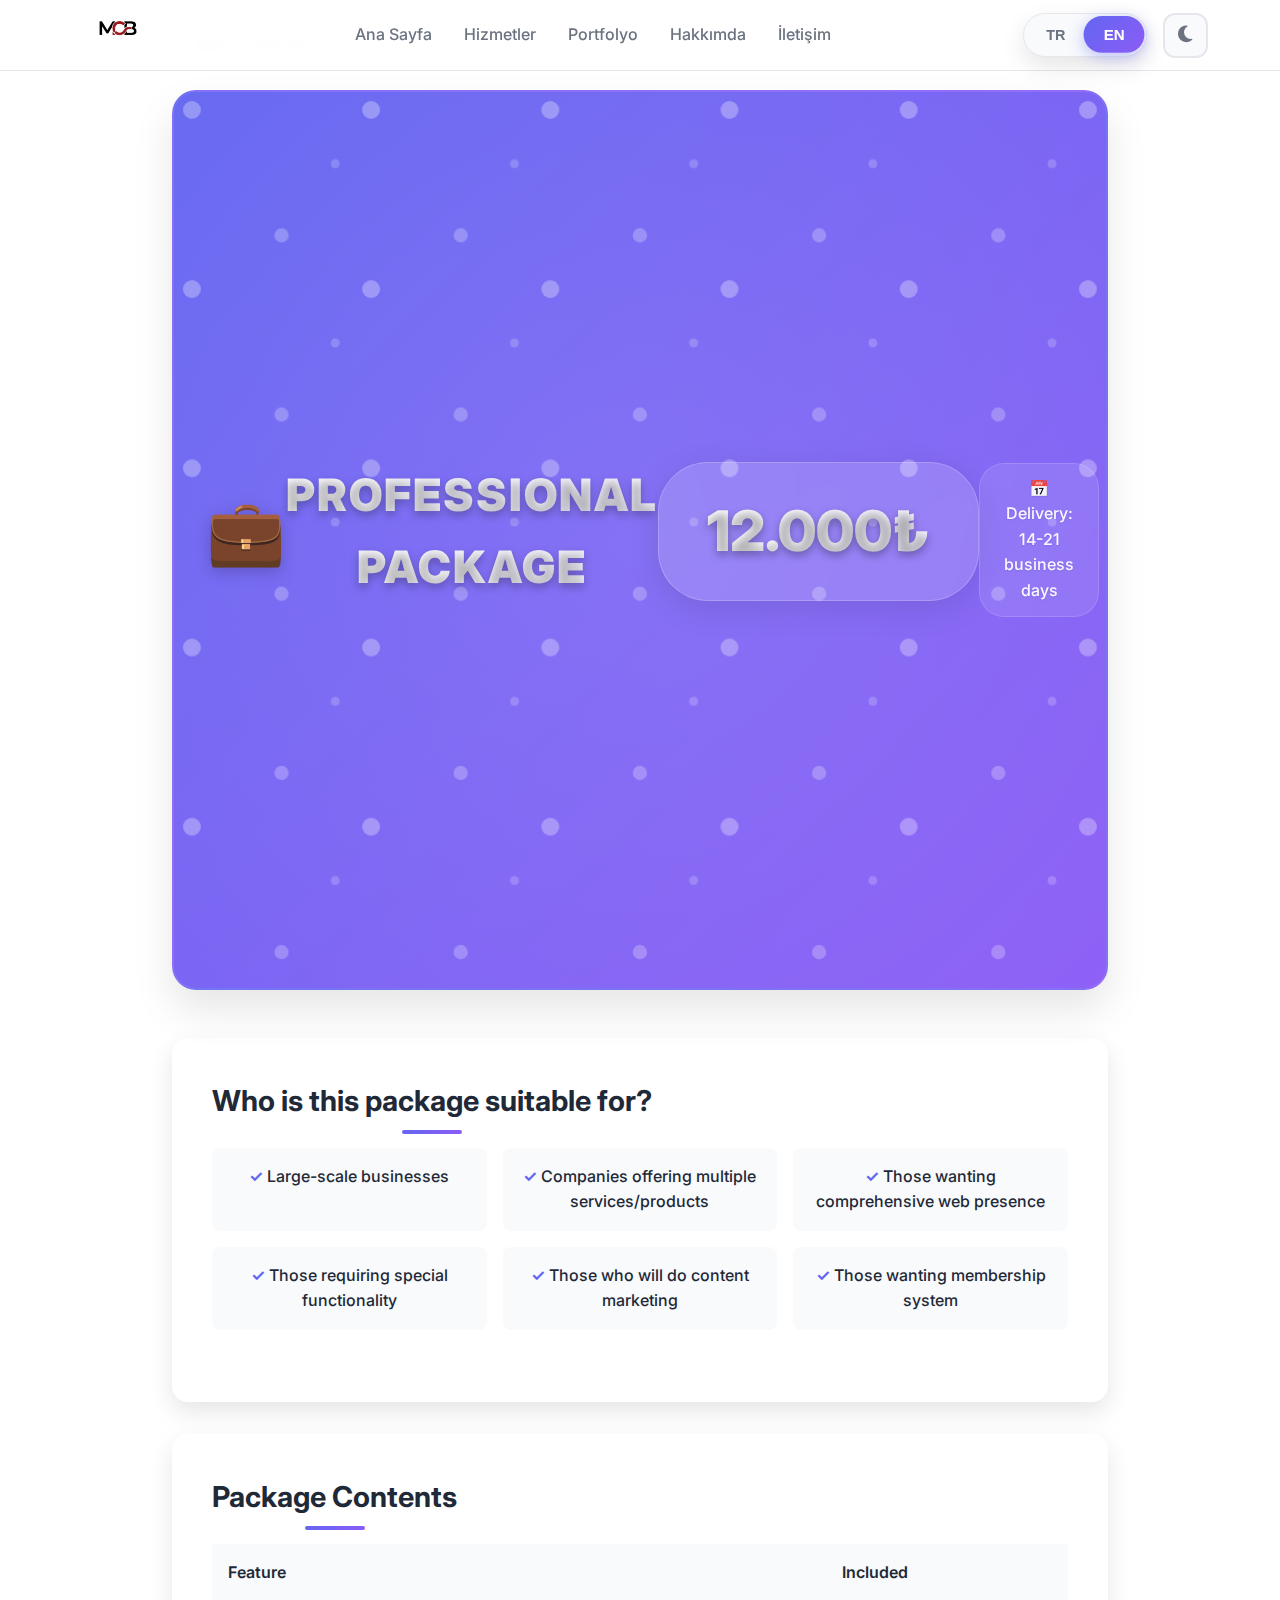
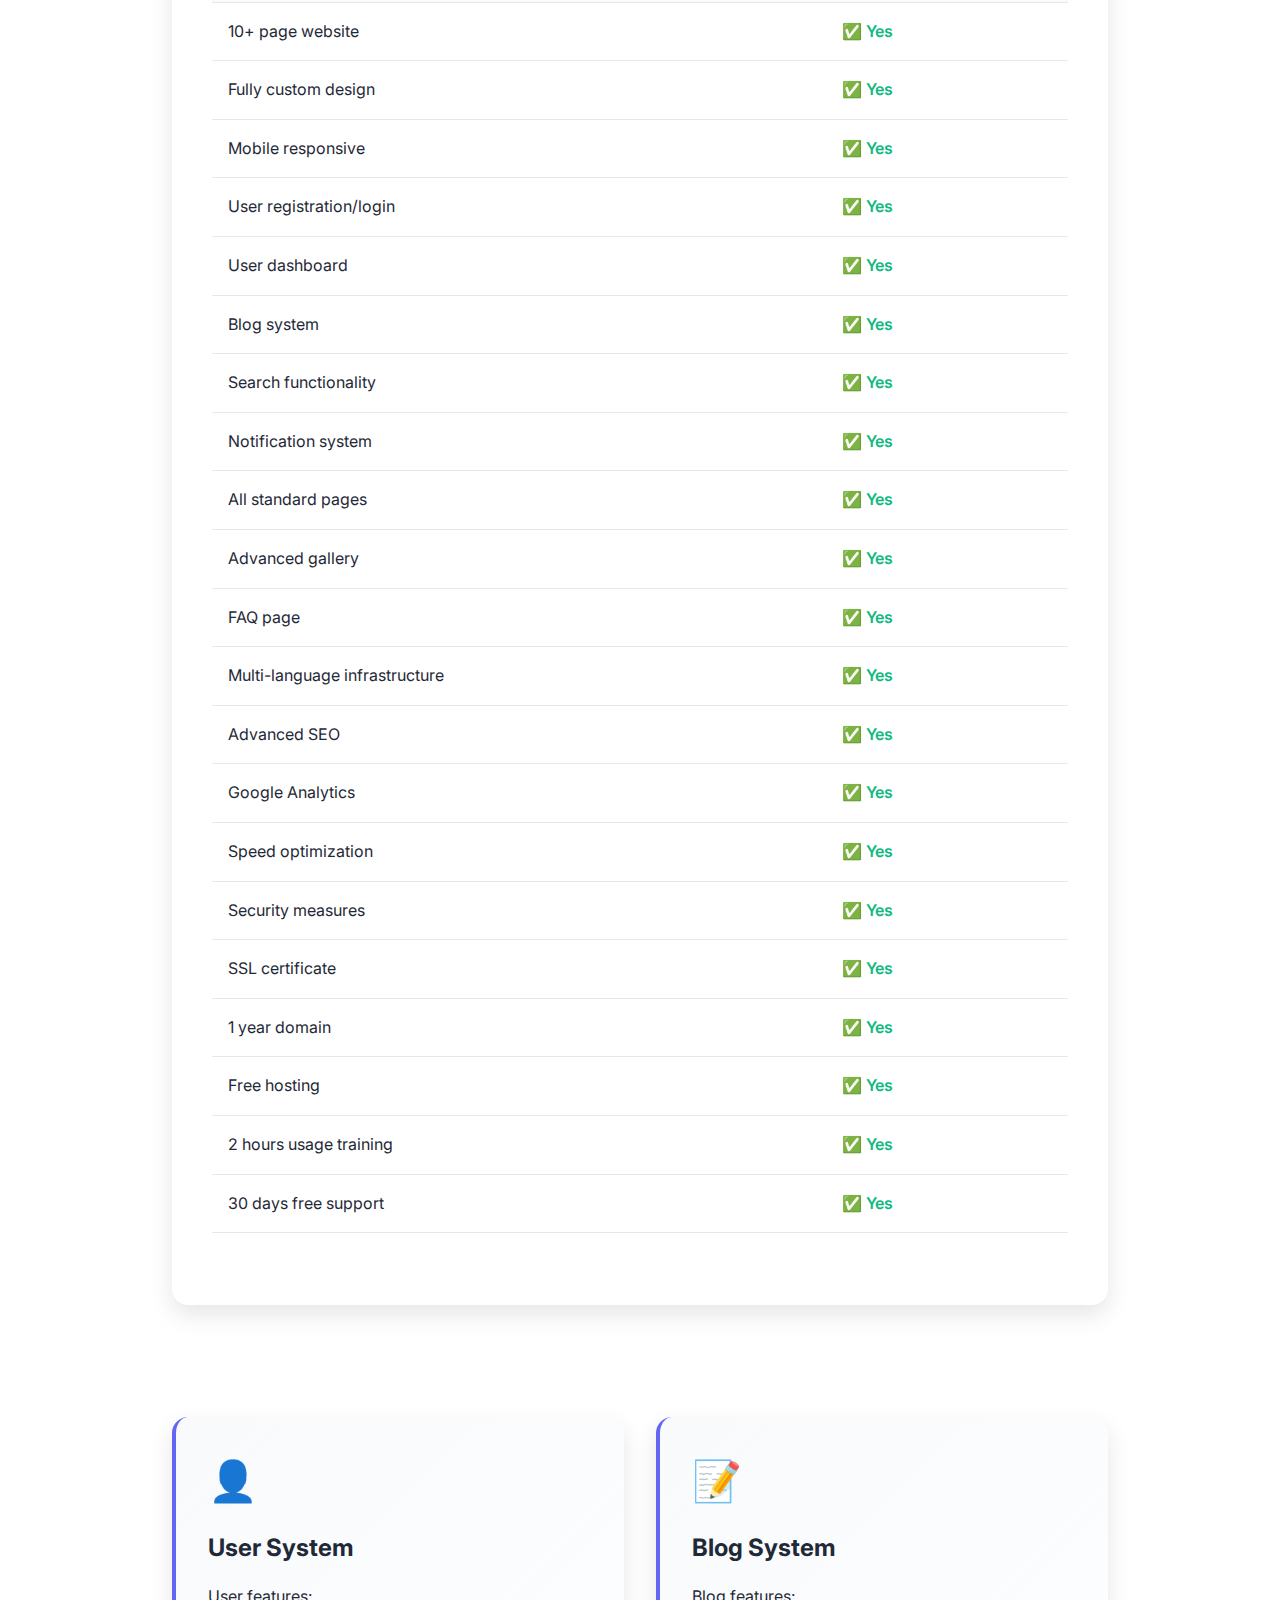
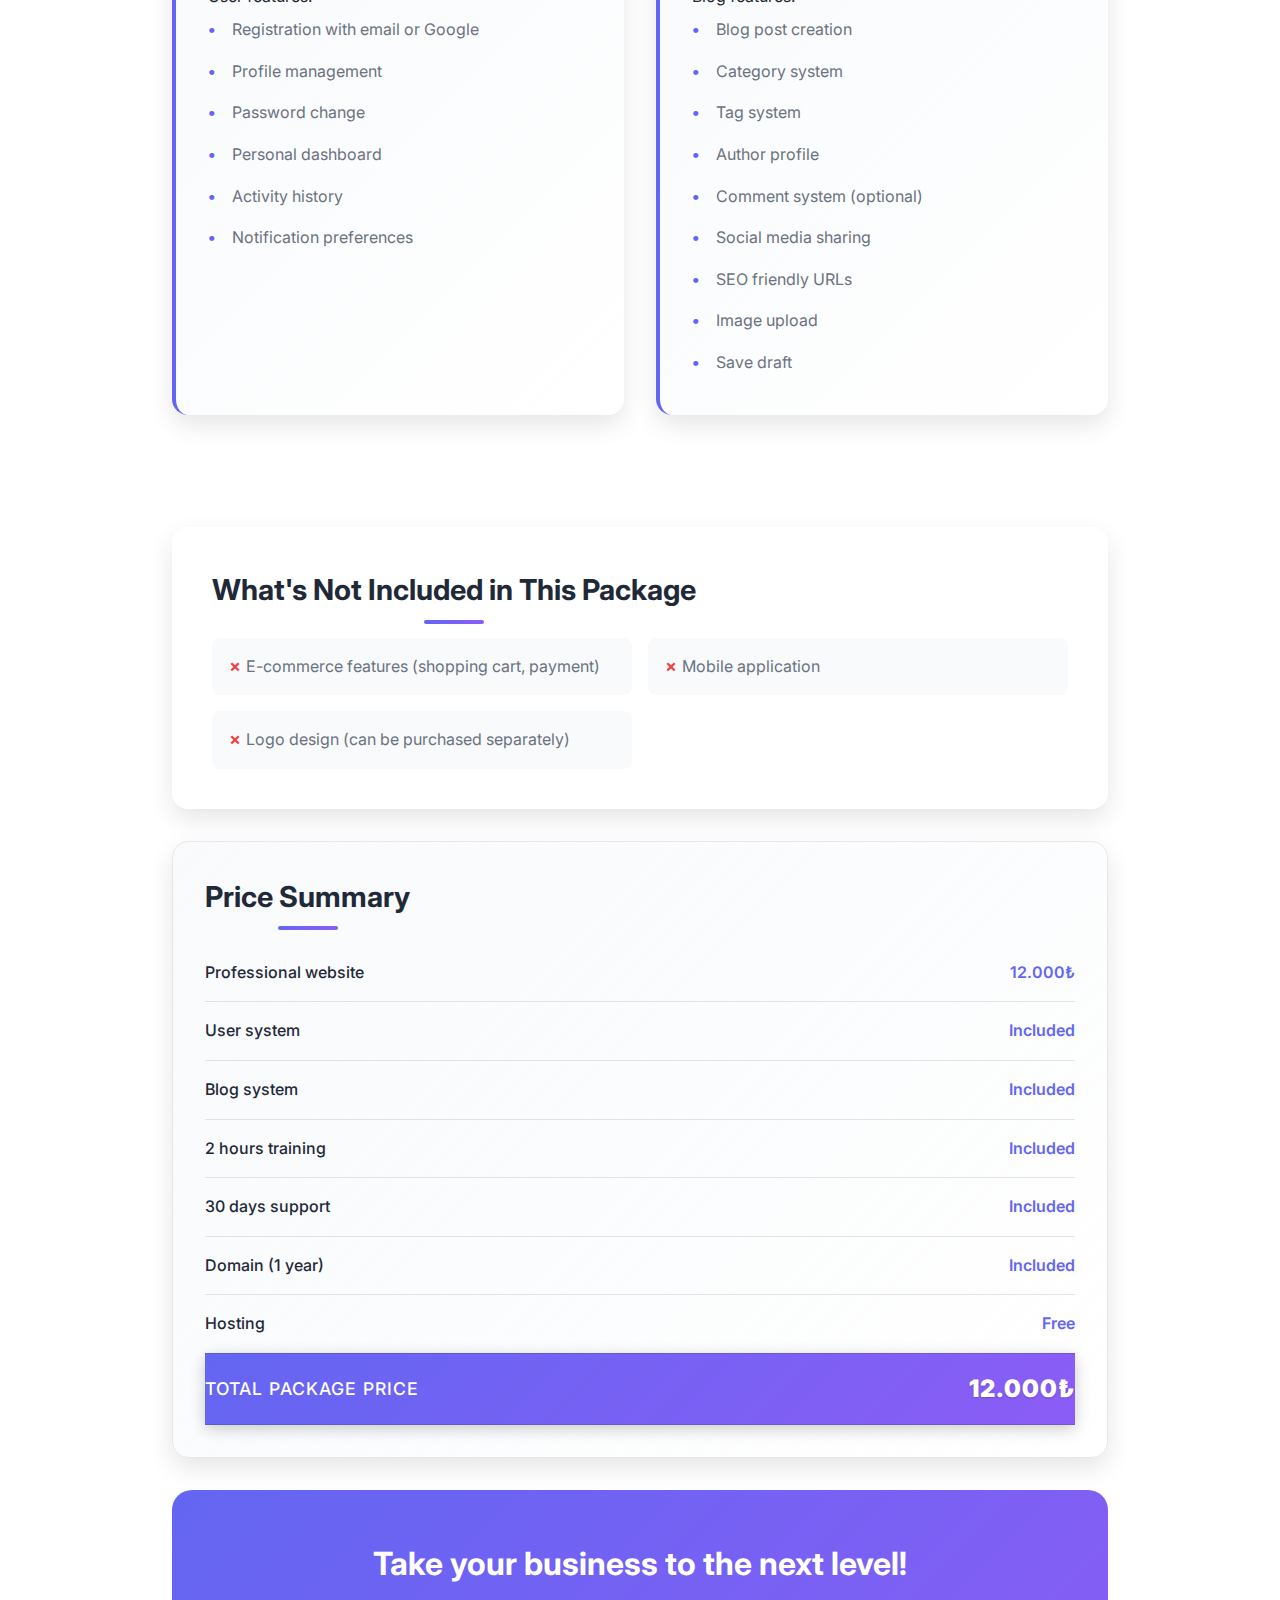
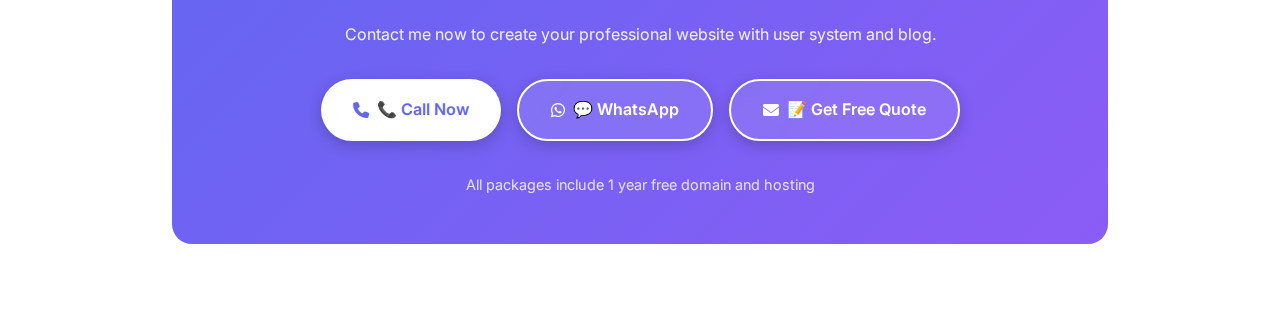
<file: portfolyo/paketler/profesyonel-paket.html>
<!DOCTYPE html>
<html lang="tr">
<head>
  <meta charset="UTF-8" />
  <meta name="viewport" content="width=device-width, initial-scale=1.0" />
  <title>Profesyonel Paket - 10+ Sayfa Web Sitesi - Mert Cihan Bayır</title>
  <meta name="description" content="Profesyonel Paket - 10+ sayfa web sitesi, kullanıcı sistemi, blog sistemi, gelişmiş özellikler, 12.000₺" />
  <link rel="preconnect" href="https://fonts.googleapis.com">
  <link rel="preconnect" href="https://fonts.gstatic.com" crossorigin>
  <link href="https://fonts.googleapis.com/css2?family=Inter:wght@300;400;500;600;700&display=swap" rel="stylesheet">
  <link rel="stylesheet" href="https://cdnjs.cloudflare.com/ajax/libs/font-awesome/6.4.0/css/all.min.css">
  <link rel="stylesheet" href="../../style.css">
  <link rel="stylesheet" href="profesyonel-paket.css">
</head>
<body>
  <!-- Navigation -->
  <nav class="navbar">
    <div class="nav-container">
      <div class="nav-logo">
        <img src="../../mcb.png" alt="MCB Logo" class="logo-image">
      </div>
      <div class="nav-menu">
        <a href="../index.html#home" class="nav-link">Ana Sayfa</a>
        <a href="../index.html#services" class="nav-link">Hizmetler</a>
        <a href="../index.html#portfolio" class="nav-link">Portfolyo</a>
        <a href="../index.html#about" class="nav-link">Hakkımda</a>
        <a href="../index.html#contact" class="nav-link">İletişim</a>
      </div>
      <div class="nav-controls">
        <div class="language-selector">
          <button class="lang-btn active" data-lang="tr">TR</button>
          <button class="lang-btn" data-lang="en">EN</button>
        </div>
        <button class="theme-toggle" id="themeToggle">
          <i class="fas fa-moon"></i>
          <i class="fas fa-sun"></i>
        </button>
        <div class="nav-toggle">
          <span></span>
          <span></span>
          <span></span>
        </div>
      </div>
    </div>
  </nav>

  <!-- Package Detail -->
  <div class="package-detail">
    <a href="../index.html#services" class="back-link">
      <i class="fas fa-arrow-left"></i>
      <span data-en="Back to Services" data-tr="Hizmetlere Dön">Hizmetlere Dön</span>
    </a>

    <!-- Hero Section -->
    <section class="hero-section">
      <span class="hero-icon">💼</span>
      <h1 class="hero-title" data-en="PROFESSIONAL PACKAGE" data-tr="PROFESYONEL PAKET">PROFESYONEL PAKET</h1>
      <div class="hero-price-container">
        <div class="hero-price">12.000₺</div>
      </div>
      <div class="hero-delivery" data-en="📅 Delivery: 14-21 business days" data-tr="📅 Teslimat: 14-21 iş günü">📅 Teslimat: 14-21 iş günü</div>
    </section>

    <!-- Target Audience -->
    <section class="content-section">
      <h2 class="section-title" data-en="Who is this package suitable for?" data-tr="Bu Paket Kime Uygun?">Bu Paket Kime Uygun?</h2>
      <div class="audience-list">
        <div class="audience-item" data-en="Large-scale businesses" data-tr="Büyük ölçekli işletmeler">Büyük ölçekli işletmeler</div>
        <div class="audience-item" data-en="Companies offering multiple services/products" data-tr="Çoklu hizmet/ürün sunan firmalar">Çoklu hizmet/ürün sunan firmalar</div>
        <div class="audience-item" data-en="Those wanting comprehensive web presence" data-tr="Kapsamlı web varlığı isteyenler">Kapsamlı web varlığı isteyenler</div>
        <div class="audience-item" data-en="Those requiring special functionality" data-tr="Özel işlevsellik gerektirenler">Özel işlevsellik gerektirenler</div>
        <div class="audience-item" data-en="Those who will do content marketing" data-tr="Blog / içerik pazarlaması yapacaklar">Blog / içerik pazarlaması yapacaklar</div>
        <div class="audience-item" data-en="Those wanting membership system" data-tr="Üyelik sistemi isteyenler">Üyelik sistemi isteyenler</div>
      </div>
    </section>

    <!-- Package Features Table -->
    <section class="content-section">
      <h2 class="section-title" data-en="Package Contents" data-tr="Paket İçeriği">Paket İçeriği</h2>
      <table class="features-table">
        <thead>
          <tr>
            <th data-en="Feature" data-tr="Özellik">Özellik</th>
            <th data-en="Included" data-tr="Dahil">Dahil</th>
          </tr>
        </thead>
        <tbody>
          <tr>
            <td data-en="10+ page website" data-tr="10+ sayfa web sitesi">10+ sayfa web sitesi</td>
            <td class="included" data-en="Yes" data-tr="Evet">Evet</td>
          </tr>
          <tr>
            <td data-en="Fully custom design" data-tr="Tamamen özel tasarım">Tamamen özel tasarım</td>
            <td class="included" data-en="Yes" data-tr="Evet">Evet</td>
          </tr>
          <tr>
            <td data-en="Mobile responsive" data-tr="Mobil uyumlu">Mobil uyumlu</td>
            <td class="included" data-en="Yes" data-tr="Evet">Evet</td>
          </tr>
          <tr>
            <td data-en="User registration/login" data-tr="Kullanıcı kayıt/giriş">Kullanıcı kayıt/giriş</td>
            <td class="included" data-en="Yes" data-tr="Evet">Evet</td>
          </tr>
          <tr>
            <td data-en="User dashboard" data-tr="Kullanıcı paneli">Kullanıcı paneli</td>
            <td class="included" data-en="Yes" data-tr="Evet">Evet</td>
          </tr>
          <tr>
            <td data-en="Blog system" data-tr="Blog sistemi">Blog sistemi</td>
            <td class="included" data-en="Yes" data-tr="Evet">Evet</td>
          </tr>
          <tr>
            <td data-en="Search functionality" data-tr="Arama fonksiyonu">Arama fonksiyonu</td>
            <td class="included" data-en="Yes" data-tr="Evet">Evet</td>
          </tr>
          <tr>
            <td data-en="Notification system" data-tr="Bildirim sistemi">Bildirim sistemi</td>
            <td class="included" data-en="Yes" data-tr="Evet">Evet</td>
          </tr>
          <tr>
            <td data-en="All standard pages" data-tr="Tüm standart sayfalar">Tüm standart sayfalar</td>
            <td class="included" data-en="Yes" data-tr="Evet">Evet</td>
          </tr>
          <tr>
            <td data-en="Advanced gallery" data-tr="Gelişmiş galeri">Gelişmiş galeri</td>
            <td class="included" data-en="Yes" data-tr="Evet">Evet</td>
          </tr>
          <tr>
            <td data-en="FAQ page" data-tr="SSS sayfası">SSS sayfası</td>
            <td class="included" data-en="Yes" data-tr="Evet">Evet</td>
          </tr>
          <tr>
            <td data-en="Multi-language infrastructure" data-tr="Çoklu dil altyapısı">Çoklu dil altyapısı</td>
            <td class="included" data-en="Yes" data-tr="Evet">Evet</td>
          </tr>
          <tr>
            <td data-en="Advanced SEO" data-tr="Gelişmiş SEO">Gelişmiş SEO</td>
            <td class="included" data-en="Yes" data-tr="Evet">Evet</td>
          </tr>
          <tr>
            <td data-en="Google Analytics" data-tr="Google Analytics">Google Analytics</td>
            <td class="included" data-en="Yes" data-tr="Evet">Evet</td>
          </tr>
          <tr>
            <td data-en="Speed optimization" data-tr="Hız optimizasyonu">Hız optimizasyonu</td>
            <td class="included" data-en="Yes" data-tr="Evet">Evet</td>
          </tr>
          <tr>
            <td data-en="Security measures" data-tr="Güvenlik önlemleri">Güvenlik önlemleri</td>
            <td class="included" data-en="Yes" data-tr="Evet">Evet</td>
          </tr>
          <tr>
            <td data-en="SSL certificate" data-tr="SSL sertifikası">SSL sertifikası</td>
            <td class="included" data-en="Yes" data-tr="Evet">Evet</td>
          </tr>
          <tr>
            <td data-en="1 year domain" data-tr="1 yıllık domain">1 yıllık domain</td>
            <td class="included" data-en="Yes" data-tr="Evet">Evet</td>
          </tr>
          <tr>
            <td data-en="Free hosting" data-tr="Ücretsiz hosting">Ücretsiz hosting</td>
            <td class="included" data-en="Yes" data-tr="Evet">Evet</td>
          </tr>
          <tr>
            <td data-en="2 hours usage training" data-tr="2 saat kullanım eğitimi">2 saat kullanım eğitimi</td>
            <td class="included" data-en="Yes" data-tr="Evet">Evet</td>
          </tr>
          <tr>
            <td data-en="30 days free support" data-tr="30 gün ücretsiz destek">30 gün ücretsiz destek</td>
            <td class="included" data-en="Yes" data-tr="Evet">Evet</td>
          </tr>
        </tbody>
      </table>
    </section>

    <!-- Special Features -->
    <section class="special-features">
      <div class="special-feature">
        <div class="special-feature-icon">👤</div>
        <h3 class="special-feature-title" data-en="User System" data-tr="Kullanıcı Sistemi">Kullanıcı Sistemi</h3>
        <p data-en="User features:" data-tr="Kullanıcı özellikleri:">Kullanıcı özellikleri:</p>
        <ul class="special-feature-list">
          <li data-en="Registration with email or Google" data-tr="• E-posta veya Google ile kayıt">• E-posta veya Google ile kayıt</li>
          <li data-en="Profile management" data-tr="• Profil yönetimi">• Profil yönetimi</li>
          <li data-en="Password change" data-tr="• Şifre değiştirme">• Şifre değiştirme</li>
          <li data-en="Personal dashboard" data-tr="• Kişisel dashboard">• Kişisel dashboard</li>
          <li data-en="Activity history" data-tr="• Aktivite geçmişi">• Aktivite geçmişi</li>
          <li data-en="Notification preferences" data-tr="• Bildirim tercihleri">• Bildirim tercihleri</li>
        </ul>
      </div>

      <div class="special-feature">
        <div class="special-feature-icon">📝</div>
        <h3 class="special-feature-title" data-en="Blog System" data-tr="Blog Sistemi">Blog Sistemi</h3>
        <p data-en="Blog features:" data-tr="Blog özellikleri:">Blog özellikleri:</p>
        <ul class="special-feature-list">
          <li data-en="Blog post creation" data-tr="• Blog yazısı oluşturma">• Blog yazısı oluşturma</li>
          <li data-en="Category system" data-tr="• Kategori sistemi">• Kategori sistemi</li>
          <li data-en="Tag system" data-tr="• Etiket sistemi">• Etiket sistemi</li>
          <li data-en="Author profile" data-tr="• Yazar profili">• Yazar profili</li>
          <li data-en="Comment system (optional)" data-tr="• Yorum sistemi (opsiyonel)">• Yorum sistemi (opsiyonel)</li>
          <li data-en="Social media sharing" data-tr="• Sosyal medya paylaşım">• Sosyal medya paylaşım</li>
          <li data-en="SEO friendly URLs" data-tr="• SEO dostu URL'ler">• SEO dostu URL'ler</li>
          <li data-en="Image upload" data-tr="• Görsel yükleme">• Görsel yükleme</li>
          <li data-en="Save draft" data-tr="• Taslak kaydetme">• Taslak kaydetme</li>
        </ul>
      </div>

    </section>

    <!-- What's Not Included -->
    <section class="content-section">
      <h2 class="section-title" data-en="What's Not Included in This Package" data-tr="Bu Pakette Olmayan">Bu Pakette Olmayan</h2>
      <div class="excluded-list">
        <div class="excluded-item" data-en="E-commerce features (shopping cart, payment)" data-tr="E-ticaret özellikleri (sepet, ödeme)">E-ticaret özellikleri (sepet, ödeme)</div>
        <div class="excluded-item" data-en="Mobile application" data-tr="Mobil uygulama">Mobil uygulama</div>
        <div class="excluded-item" data-en="Logo design (can be purchased separately)" data-tr="Logo tasarımı (ayrıca satın alınabilir)">Logo tasarımı (ayrıca satın alınabilir)</div>
      </div>
    </section>

    <!-- Price Summary -->
    <section class="price-summary">
      <h2 class="section-title" data-en="Price Summary" data-tr="Fiyat Özeti">Fiyat Özeti</h2>
      <table class="price-table">
        <tr>
          <td class="label" data-en="Professional website" data-tr="Profesyonel web sitesi">Profesyonel web sitesi</td>
          <td class="amount">12.000₺</td>
        </tr>
        <tr>
          <td class="label" data-en="User system" data-tr="Kullanıcı sistemi">Kullanıcı sistemi</td>
          <td class="amount" data-en="Included" data-tr="Dahil">Dahil</td>
        </tr>
        <tr>
          <td class="label" data-en="Blog system" data-tr="Blog sistemi">Blog sistemi</td>
          <td class="amount" data-en="Included" data-tr="Dahil">Dahil</td>
        </tr>
        <tr>
          <td class="label" data-en="2 hours training" data-tr="2 saat eğitim">2 saat eğitim</td>
          <td class="amount" data-en="Included" data-tr="Dahil">Dahil</td>
        </tr>
        <tr>
          <td class="label" data-en="30 days support" data-tr="30 gün destek">30 gün destek</td>
          <td class="amount" data-en="Included" data-tr="Dahil">Dahil</td>
        </tr>
        <tr>
          <td class="label" data-en="Domain (1 year)" data-tr="Domain (1 yıl)">Domain (1 yıl)</td>
          <td class="amount" data-en="Included" data-tr="Dahil">Dahil</td>
        </tr>
        <tr>
          <td class="label" data-en="Hosting" data-tr="Hosting">Hosting</td>
          <td class="amount" data-en="Free" data-tr="Ücretsiz">Ücretsiz</td>
        </tr>
        <tr class="price-total">
          <td class="label" data-en="TOTAL PACKAGE PRICE" data-tr="PAKET TOPLAM FİYATI">PAKET TOPLAM FİYATI</td>
          <td class="amount" style="font-size: 1.5rem; font-weight: 900;">12.000₺</td>
        </tr>
      </table>
    </section>

    <!-- CTA Section -->
    <section class="cta-section">
      <h2 class="cta-title" data-en="Take your business to the next level!" data-tr="İşinizi bir sonraki seviyeye taşıyın!">İşinizi bir sonraki seviyeye taşıyın!</h2>
      <p style="margin-bottom: 2rem; opacity: 0.9; max-width: 600px; margin-left: auto; margin-right: auto; line-height: 1.6;" data-en="Contact me now to create your professional website with user system and blog." data-tr="Kullanıcı sistemi ve blog ile profesyonel web sitenizi oluşturmak için hemen iletişime geçin.">Kullanıcı sistemi ve blog ile profesyonel web sitenizi oluşturmak için hemen iletişime geçin.</p>
      <div class="cta-buttons">
        <a href="tel:+905330326659" class="cta-btn cta-btn-primary">
          <i class="fas fa-phone"></i>
          <span data-en="📞 Call Now" data-tr="📞 Hemen Ara">📞 Hemen Ara</span>
        </a>
        <a href="https://wa.me/905330326659" class="cta-btn cta-btn-secondary" target="_blank">
          <i class="fab fa-whatsapp"></i>
          <span data-en="💬 WhatsApp" data-tr="💬 WhatsApp">💬 WhatsApp</span>
        </a>
        <a href="../index.html#contact" class="cta-btn cta-btn-secondary">
          <i class="fas fa-envelope"></i>
          <span data-en="📝 Get Free Quote" data-tr="📝 Ücretsiz Teklif Al">📝 Ücretsiz Teklif Al</span>
        </a>
      </div>
      <div style="margin-top: 2rem; opacity: 0.8; font-size: 0.9rem;" data-en="All packages include 1 year free domain and hosting" data-tr="Tüm paketlerde 1 yıl ücretsiz domain ve hosting dahildir">Tüm paketlerde 1 yıl ücretsiz domain ve hosting dahildir</div>
    </section>
  </div>

  <script src="../../script.js"></script>
</body>
</html>
</file>
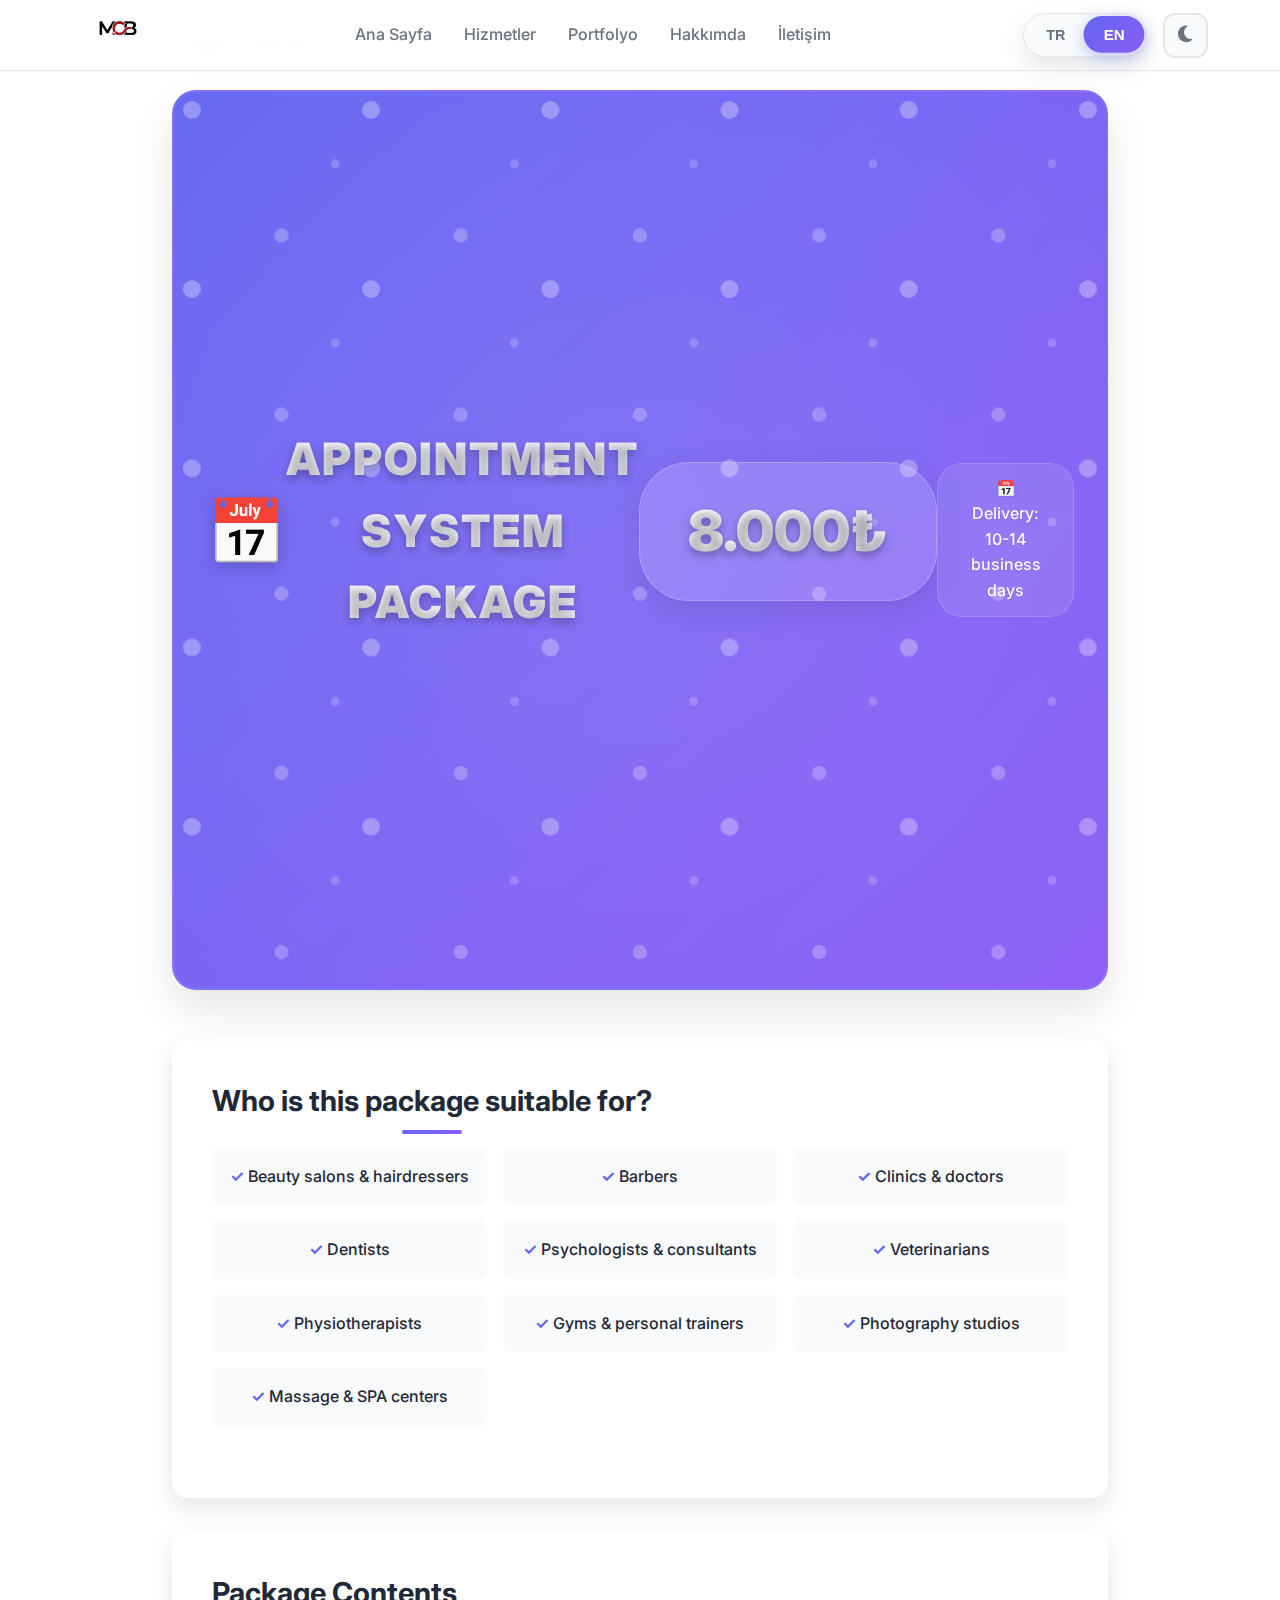
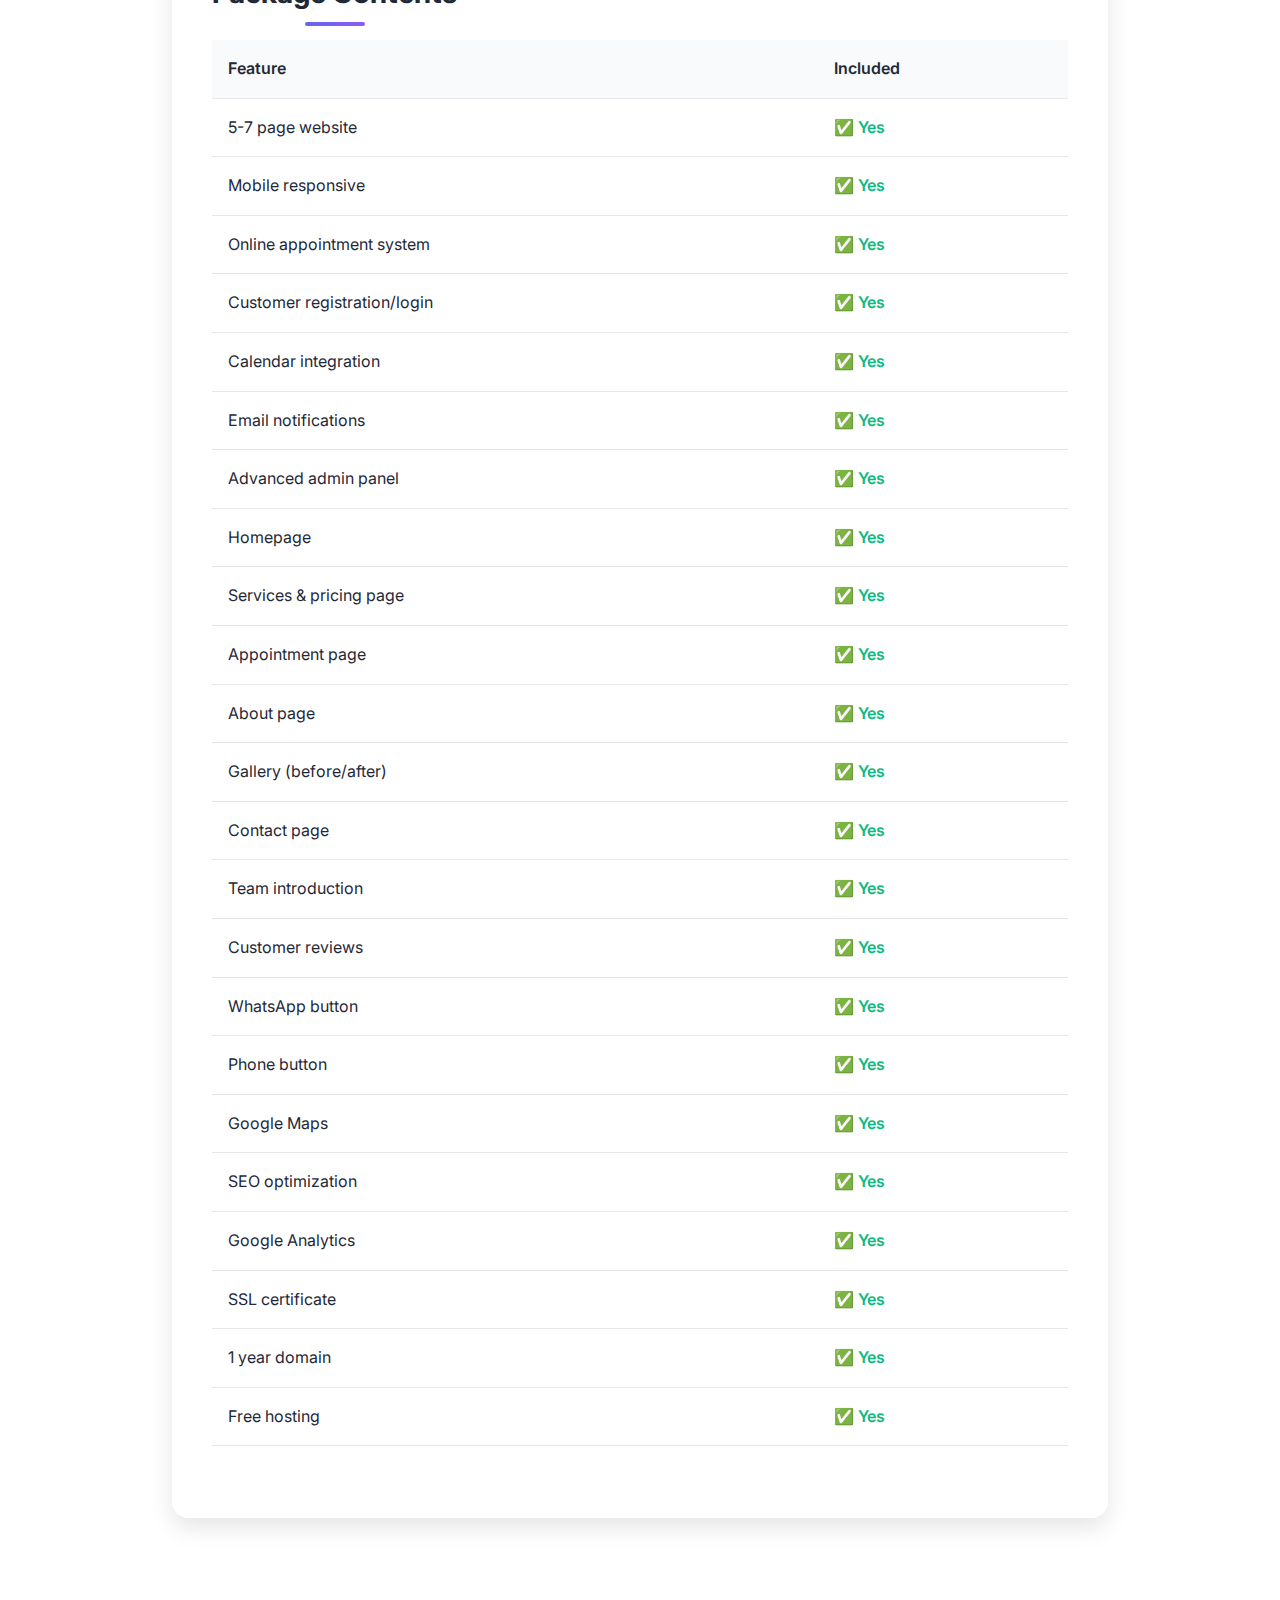
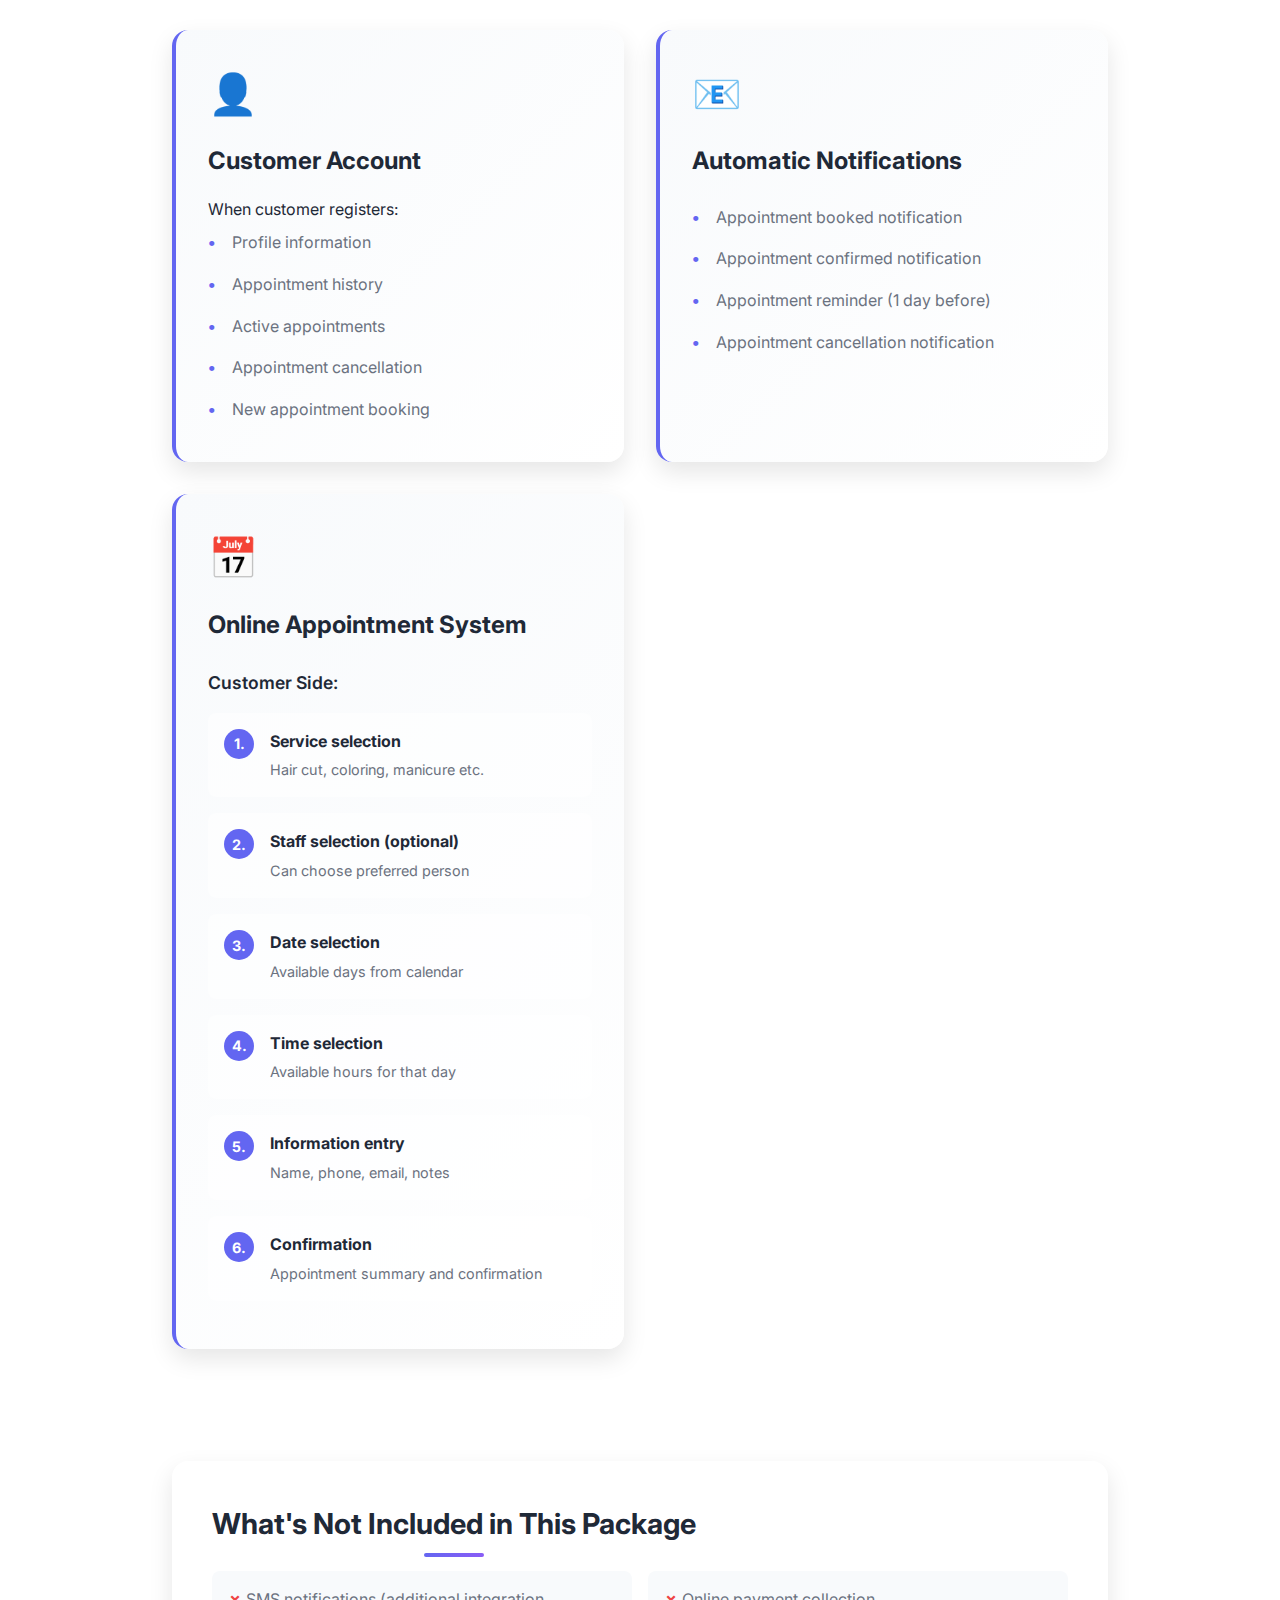
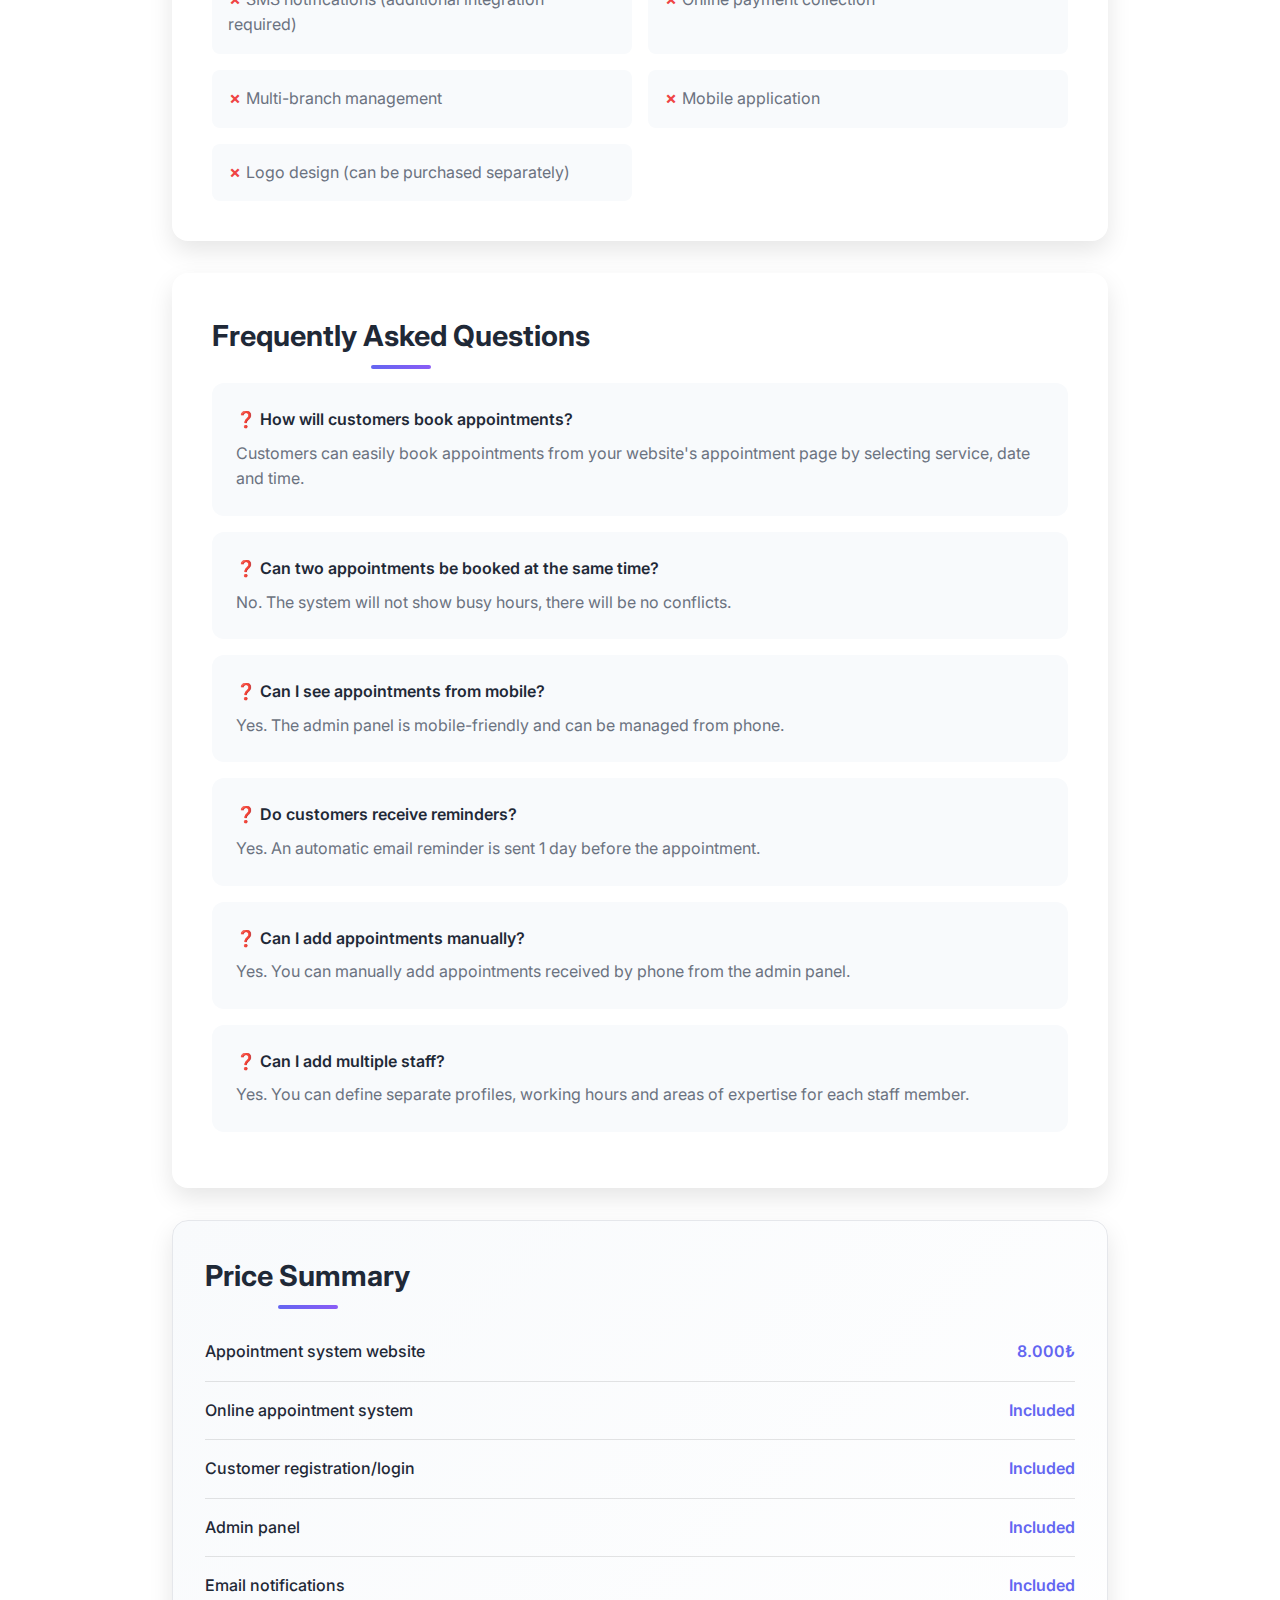
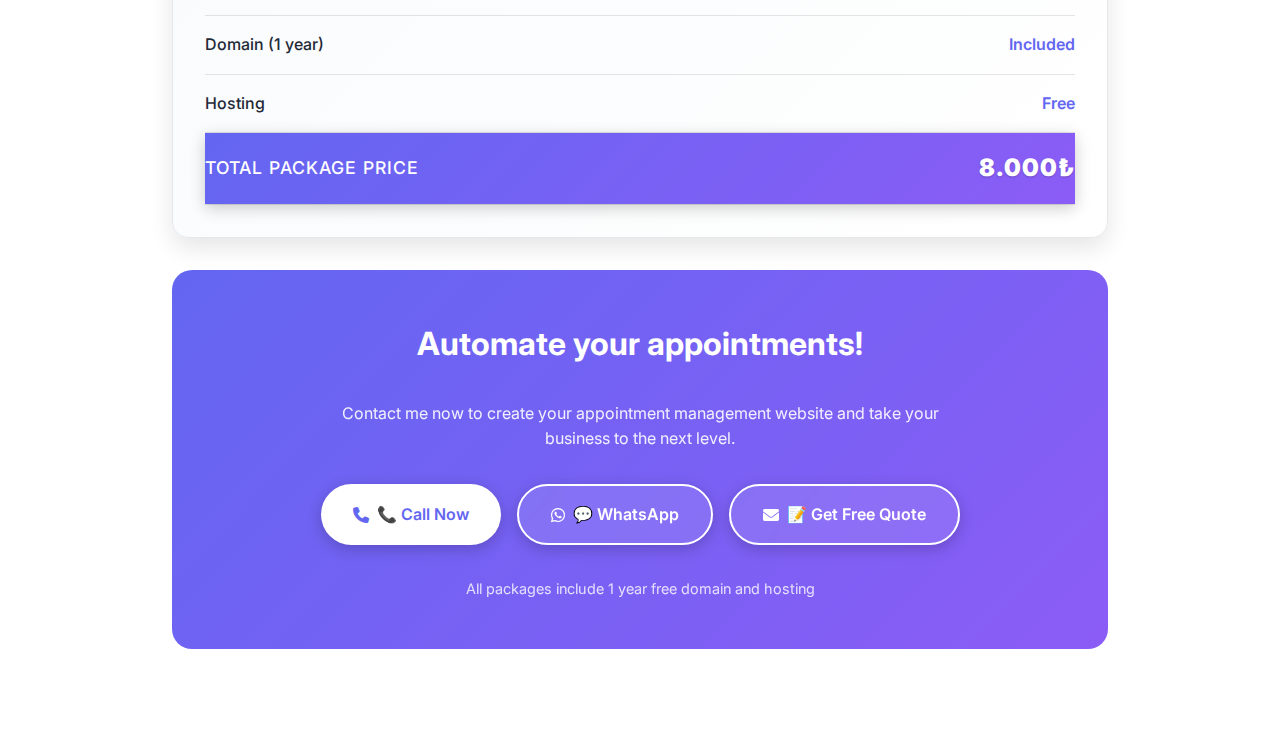
<file: portfolyo/paketler/randevu-sistemli-paket.html>
<!DOCTYPE html>
<html lang="tr">
<head>
  <meta charset="UTF-8" />
  <meta name="viewport" content="width=device-width, initial-scale=1.0" />
  <title>Randevu Sistemli Paket - Online Randevu Sistemi - Mert Cihan Bayır</title>
  <meta name="description" content="Randevu Sistemli Paket - Online randevu sistemi, müşteri yönetimi, admin paneli, 8.000₺" />
  <link rel="preconnect" href="https://fonts.googleapis.com">
  <link rel="preconnect" href="https://fonts.gstatic.com" crossorigin>
  <link href="https://fonts.googleapis.com/css2?family=Inter:wght@300;400;500;600;700&display=swap" rel="stylesheet">
  <link rel="stylesheet" href="https://cdnjs.cloudflare.com/ajax/libs/font-awesome/6.4.0/css/all.min.css">
  <link rel="stylesheet" href="../../style.css">
  <link rel="stylesheet" href="randevu-sistemli-paket.css">
</head>
<body>
  <!-- Navigation -->
  <nav class="navbar">
    <div class="nav-container">
      <div class="nav-logo">
        <img src="../../mcb.png" alt="MCB Logo" class="logo-image">
      </div>
      <div class="nav-menu">
        <a href="../index.html#home" class="nav-link">Ana Sayfa</a>
        <a href="../index.html#services" class="nav-link">Hizmetler</a>
        <a href="../index.html#portfolio" class="nav-link">Portfolyo</a>
        <a href="../index.html#about" class="nav-link">Hakkımda</a>
        <a href="../index.html#contact" class="nav-link">İletişim</a>
      </div>
      <div class="nav-controls">
        <div class="language-selector">
          <button class="lang-btn active" data-lang="tr">TR</button>
          <button class="lang-btn" data-lang="en">EN</button>
        </div>
        <button class="theme-toggle" id="themeToggle">
          <i class="fas fa-moon"></i>
          <i class="fas fa-sun"></i>
        </button>
        <div class="nav-toggle">
          <span></span>
          <span></span>
          <span></span>
        </div>
      </div>
    </div>
  </nav>

  <!-- Package Detail -->
  <div class="package-detail">
    <a href="../index.html#services" class="back-link">
      <i class="fas fa-arrow-left"></i>
      <span data-en="Back to Services" data-tr="Hizmetlere Dön">Hizmetlere Dön</span>
    </a>

    <!-- Hero Section -->
    <section class="hero-section">
      <span class="hero-icon">📅</span>
      <h1 class="hero-title" data-en="APPOINTMENT SYSTEM PACKAGE" data-tr="RANDEVU SİSTEMLİ PAKET">RANDEVU SİSTEMLİ PAKET</h1>
      <div class="hero-price-container">
        <div class="hero-price">8.000₺</div>
      </div>
      <div class="hero-delivery" data-en="📅 Delivery: 10-14 business days" data-tr="📅 Teslimat: 10-14 iş günü">📅 Teslimat: 10-14 iş günü</div>
    </section>

    <!-- Target Audience -->
    <section class="content-section">
      <h2 class="section-title" data-en="Who is this package suitable for?" data-tr="Bu Paket Kime Uygun?">Bu Paket Kime Uygun?</h2>
      <div class="audience-list">
        <div class="audience-item" data-en="Beauty salons & hairdressers" data-tr="Kuaförler & Güzellik merkezleri">Kuaförler & Güzellik merkezleri</div>
        <div class="audience-item" data-en="Barbers" data-tr="Berberler">Berberler</div>
        <div class="audience-item" data-en="Clinics & doctors" data-tr="Klinikler & Doktorlar">Klinikler & Doktorlar</div>
        <div class="audience-item" data-en="Dentists" data-tr="Diş hekimleri">Diş hekimleri</div>
        <div class="audience-item" data-en="Psychologists & consultants" data-tr="Psikologlar & Danışmanlar">Psikologlar & Danışmanlar</div>
        <div class="audience-item" data-en="Veterinarians" data-tr="Veterinerler">Veterinerler</div>
        <div class="audience-item" data-en="Physiotherapists" data-tr="Fizyoterapistler">Fizyoterapistler</div>
        <div class="audience-item" data-en="Gyms & personal trainers" data-tr="Spor salonları & Personal trainerlar">Spor salonları & Personal trainerlar</div>
        <div class="audience-item" data-en="Photography studios" data-tr="Fotoğraf stüdyoları">Fotoğraf stüdyoları</div>
        <div class="audience-item" data-en="Massage & SPA centers" data-tr="Masaj & SPA merkezleri">Masaj & SPA merkezleri</div>
      </div>
    </section>

    <!-- Package Features Table -->
    <section class="content-section">
      <h2 class="section-title" data-en="Package Contents" data-tr="Paket İçeriği">Paket İçeriği</h2>
      <table class="features-table">
        <thead>
          <tr>
            <th data-en="Feature" data-tr="Özellik">Özellik</th>
            <th data-en="Included" data-tr="Dahil">Dahil</th>
          </tr>
        </thead>
        <tbody>
          <tr>
            <td data-en="5-7 page website" data-tr="5-7 sayfa web sitesi">5-7 sayfa web sitesi</td>
            <td class="included" data-en="Yes" data-tr="Evet">Evet</td>
          </tr>
          <tr>
            <td data-en="Mobile responsive" data-tr="Mobil uyumlu">Mobil uyumlu</td>
            <td class="included" data-en="Yes" data-tr="Evet">Evet</td>
          </tr>
          <tr>
            <td data-en="Online appointment system" data-tr="Online randevu sistemi">Online randevu sistemi</td>
            <td class="included" data-en="Yes" data-tr="Evet">Evet</td>
          </tr>
          <tr>
            <td data-en="Customer registration/login" data-tr="Müşteri kayıt/giriş">Müşteri kayıt/giriş</td>
            <td class="included" data-en="Yes" data-tr="Evet">Evet</td>
          </tr>
          <tr>
            <td data-en="Calendar integration" data-tr="Takvim entegrasyonu">Takvim entegrasyonu</td>
            <td class="included" data-en="Yes" data-tr="Evet">Evet</td>
          </tr>
          <tr>
            <td data-en="Email notifications" data-tr="E-posta bildirimleri">E-posta bildirimleri</td>
            <td class="included" data-en="Yes" data-tr="Evet">Evet</td>
          </tr>
          <tr>
            <td data-en="Advanced admin panel" data-tr="Gelişmiş admin paneli">Gelişmiş admin paneli</td>
            <td class="included" data-en="Yes" data-tr="Evet">Evet</td>
          </tr>
          <tr>
            <td data-en="Homepage" data-tr="Ana sayfa">Ana sayfa</td>
            <td class="included" data-en="Yes" data-tr="Evet">Evet</td>
          </tr>
          <tr>
            <td data-en="Services & pricing page" data-tr="Hizmetler & fiyat sayfası">Hizmetler & fiyat sayfası</td>
            <td class="included" data-en="Yes" data-tr="Evet">Evet</td>
          </tr>
          <tr>
            <td data-en="Appointment page" data-tr="Randevu sayfası">Randevu sayfası</td>
            <td class="included" data-en="Yes" data-tr="Evet">Evet</td>
          </tr>
          <tr>
            <td data-en="About page" data-tr="Hakkımızda sayfası">Hakkımızda sayfası</td>
            <td class="included" data-en="Yes" data-tr="Evet">Evet</td>
          </tr>
          <tr>
            <td data-en="Gallery (before/after)" data-tr="Galeri (öncesi-sonrası)">Galeri (öncesi-sonrası)</td>
            <td class="included" data-en="Yes" data-tr="Evet">Evet</td>
          </tr>
          <tr>
            <td data-en="Contact page" data-tr="İletişim sayfası">İletişim sayfası</td>
            <td class="included" data-en="Yes" data-tr="Evet">Evet</td>
          </tr>
          <tr>
            <td data-en="Team introduction" data-tr="Ekip tanıtımı">Ekip tanıtımı</td>
            <td class="included" data-en="Yes" data-tr="Evet">Evet</td>
          </tr>
          <tr>
            <td data-en="Customer reviews" data-tr="Müşteri yorumları">Müşteri yorumları</td>
            <td class="included" data-en="Yes" data-tr="Evet">Evet</td>
          </tr>
          <tr>
            <td data-en="WhatsApp button" data-tr="WhatsApp butonu">WhatsApp butonu</td>
            <td class="included" data-en="Yes" data-tr="Evet">Evet</td>
          </tr>
          <tr>
            <td data-en="Phone button" data-tr="Telefon butonu">Telefon butonu</td>
            <td class="included" data-en="Yes" data-tr="Evet">Evet</td>
          </tr>
          <tr>
            <td data-en="Google Maps" data-tr="Google Maps">Google Maps</td>
            <td class="included" data-en="Yes" data-tr="Evet">Evet</td>
          </tr>
          <tr>
            <td data-en="SEO optimization" data-tr="SEO optimizasyonu">SEO optimizasyonu</td>
            <td class="included" data-en="Yes" data-tr="Evet">Evet</td>
          </tr>
          <tr>
            <td data-en="Google Analytics" data-tr="Google Analytics">Google Analytics</td>
            <td class="included" data-en="Yes" data-tr="Evet">Evet</td>
          </tr>
          <tr>
            <td data-en="SSL certificate" data-tr="SSL sertifikası">SSL sertifikası</td>
            <td class="included" data-en="Yes" data-tr="Evet">Evet</td>
          </tr>
          <tr>
            <td data-en="1 year domain" data-tr="1 yıllık domain">1 yıllık domain</td>
            <td class="included" data-en="Yes" data-tr="Evet">Evet</td>
          </tr>
          <tr>
            <td data-en="Free hosting" data-tr="Ücretsiz hosting">Ücretsiz hosting</td>
            <td class="included" data-en="Yes" data-tr="Evet">Evet</td>
          </tr>
        </tbody>
      </table>
    </section>

    <!-- Special Features -->
    <section class="special-features">
      <div class="special-feature">
        <div class="special-feature-icon">👤</div>
        <h3 class="special-feature-title" data-en="Customer Account" data-tr="Müşteri Hesabı">Müşteri Hesabı</h3>
        <p data-en="When customer registers:" data-tr="Müşteri kayıt olduğunda:">Müşteri kayıt olduğunda:</p>
        <ul class="special-feature-list">
          <li data-en="Profile information" data-tr="• Profil bilgileri">• Profil bilgileri</li>
          <li data-en="Appointment history" data-tr="• Randevu geçmişi">• Randevu geçmişi</li>
          <li data-en="Active appointments" data-tr="• Aktif randevular">• Aktif randevular</li>
          <li data-en="Appointment cancellation" data-tr="• Randevu iptali">• Randevu iptali</li>
          <li data-en="New appointment booking" data-tr="• Yeni randevu alma">• Yeni randevu alma</li>
        </ul>
      </div>

      <div class="special-feature">
        <div class="special-feature-icon">📧</div>
        <h3 class="special-feature-title" data-en="Automatic Notifications" data-tr="Otomatik Bildirimler">Otomatik Bildirimler</h3>
        <ul class="special-feature-list">
          <li data-en="Appointment booked notification" data-tr="📧 Randevu alındı bildirimi">📧 Randevu alındı bildirimi</li>
          <li data-en="Appointment confirmed notification" data-tr="📧 Randevu onaylandı bildirimi">📧 Randevu onaylandı bildirimi</li>
          <li data-en="Appointment reminder (1 day before)" data-tr="📧 Randevu hatırlatma (1 gün önce)">📧 Randevu hatırlatma (1 gün önce)</li>
          <li data-en="Appointment cancellation notification" data-tr="📧 Randevu iptal bildirimi">📧 Randevu iptal bildirimi</li>
        </ul>
      </div>

      <div class="special-feature">
        <div class="special-feature-icon">📅</div>
        <h3 class="special-feature-title" data-en="Online Appointment System" data-tr="Online Randevu Sistemi">Online Randevu Sistemi</h3>
        <div class="appointment-steps">
          <h4 data-en="Customer Side:" data-tr="Müşteri Tarafı:">Müşteri Tarafı:</h4>
          <div class="step-item">
            <div class="step-number">1.</div>
            <div class="step-content">
              <strong data-en="Service selection" data-tr="Hizmet seçimi">Hizmet seçimi</strong>
              <p data-en="Hair cut, coloring, manicure etc." data-tr="Saç kesimi, boyama, manikür vb.">Saç kesimi, boyama, manikür vb.</p>
            </div>
          </div>
          <div class="step-item">
            <div class="step-number">2.</div>
            <div class="step-content">
              <strong data-en="Staff selection (optional)" data-tr="Personel seçimi (opsiyonel)">Personel seçimi (opsiyonel)</strong>
              <p data-en="Can choose preferred person" data-tr="İstediği kişiyi seçebilir">İstediği kişiyi seçebilir</p>
            </div>
          </div>
          <div class="step-item">
            <div class="step-number">3.</div>
            <div class="step-content">
              <strong data-en="Date selection" data-tr="Tarih seçimi">Tarih seçimi</strong>
              <p data-en="Available days from calendar" data-tr="Takvimden müsait günler">Takvimden müsait günler</p>
            </div>
          </div>
          <div class="step-item">
            <div class="step-number">4.</div>
            <div class="step-content">
              <strong data-en="Time selection" data-tr="Saat seçimi">Saat seçimi</strong>
              <p data-en="Available hours for that day" data-tr="O güne ait müsait saatler">O güne ait müsait saatler</p>
            </div>
          </div>
          <div class="step-item">
            <div class="step-number">5.</div>
            <div class="step-content">
              <strong data-en="Information entry" data-tr="Bilgi girişi">Bilgi girişi</strong>
              <p data-en="Name, phone, email, notes" data-tr="Ad, telefon, e-posta, not">Ad, telefon, e-posta, not</p>
            </div>
          </div>
          <div class="step-item">
            <div class="step-number">6.</div>
            <div class="step-content">
              <strong data-en="Confirmation" data-tr="Onay">Onay</strong>
              <p data-en="Appointment summary and confirmation" data-tr="Randevu özeti ve onay">Randevu özeti ve onay</p>
            </div>
          </div>
        </div>
      </div>
    </section>


    <!-- What's Not Included -->
    <section class="content-section">
      <h2 class="section-title" data-en="What's Not Included in This Package" data-tr="Bu Pakette Olmayan">Bu Pakette Olmayan</h2>
      <div class="excluded-list">
        <div class="excluded-item" data-en="SMS notifications (additional integration required)" data-tr="SMS bildirimi (ek entegrasyon gerekir)">SMS bildirimi (ek entegrasyon gerekir)</div>
        <div class="excluded-item" data-en="Online payment collection" data-tr="Online ödeme alma">Online ödeme alma</div>
        <div class="excluded-item" data-en="Multi-branch management" data-tr="Çoklu şube yönetimi">Çoklu şube yönetimi</div>
        <div class="excluded-item" data-en="Mobile application" data-tr="Mobil uygulama">Mobil uygulama</div>
        <div class="excluded-item" data-en="Logo design (can be purchased separately)" data-tr="Logo tasarımı (ayrıca satın alınabilir)">Logo tasarımı (ayrıca satın alınabilir)</div>
      </div>
    </section>

    <!-- FAQ -->
    <section class="content-section">
      <h2 class="section-title" data-en="Frequently Asked Questions" data-tr="Sıkça Sorulan Sorular">Sıkça Sorulan Sorular</h2>
      <div class="faq-item">
        <div class="faq-question" data-en="❓ How will customers book appointments?" data-tr="❓ Müşteriler nasıl randevu alacak?">❓ Müşteriler nasıl randevu alacak?</div>
        <div class="faq-answer" data-en="Customers can easily book appointments from your website's appointment page by selecting service, date and time." data-tr="Web sitenizdeki randevu sayfasından hizmet, tarih ve saat seçerek kolayca randevu alabilirler.">Web sitenizdeki randevu sayfasından hizmet, tarih ve saat seçerek kolayca randevu alabilirler.</div>
      </div>
      <div class="faq-item">
        <div class="faq-question" data-en="❓ Can two appointments be booked at the same time?" data-tr="❓ Aynı saate iki randevu alınabilir mi?">❓ Aynı saate iki randevu alınabilir mi?</div>
        <div class="faq-answer" data-en="No. The system will not show busy hours, there will be no conflicts." data-tr="Hayır. Sistem dolu saatleri göstermez, çakışma olmaz.">Hayır. Sistem dolu saatleri göstermez, çakışma olmaz.</div>
      </div>
      <div class="faq-item">
        <div class="faq-question" data-en="❓ Can I see appointments from mobile?" data-tr="❓ Randevuları telefondan görebilir miyim?">❓ Randevuları telefondan görebilir miyim?</div>
        <div class="faq-answer" data-en="Yes. The admin panel is mobile-friendly and can be managed from phone." data-tr="Evet. Admin paneli mobil uyumludur, telefondan da yönetebilirsiniz.">Evet. Admin paneli mobil uyumludur, telefondan da yönetebilirsiniz.</div>
      </div>
      <div class="faq-item">
        <div class="faq-question" data-en="❓ Do customers receive reminders?" data-tr="❓ Müşterilere hatırlatma gidiyor mu?">❓ Müşterilere hatırlatma gidiyor mu?</div>
        <div class="faq-answer" data-en="Yes. An automatic email reminder is sent 1 day before the appointment." data-tr="Evet. Randevudan 1 gün önce otomatik e-posta hatırlatması gönderilir.">Evet. Randevudan 1 gün önce otomatik e-posta hatırlatması gönderilir.</div>
      </div>
      <div class="faq-item">
        <div class="faq-question" data-en="❓ Can I add appointments manually?" data-tr="❓ Manuel randevu ekleyebilir miyim?">❓ Manuel randevu ekleyebilir miyim?</div>
        <div class="faq-answer" data-en="Yes. You can manually add appointments received by phone from the admin panel." data-tr="Evet. Telefonla gelen randevuları admin panelinden manuel ekleyebilirsiniz.">Evet. Telefonla gelen randevuları admin panelinden manuel ekleyebilirsiniz.</div>
      </div>
      <div class="faq-item">
        <div class="faq-question" data-en="❓ Can I add multiple staff?" data-tr="❓ Birden fazla personelim var, hepsini ekleyebilir miyim?">❓ Birden fazla personelim var, hepsini ekleyebilir miyim?</div>
        <div class="faq-answer" data-en="Yes. You can define separate profiles, working hours and areas of expertise for each staff member." data-tr="Evet. Her personel için ayrı profil, çalışma saati ve uzmanlık alanı tanımlayabilirsiniz.">Evet. Her personel için ayrı profil, çalışma saati ve uzmanlık alanı tanımlayabilirsiniz.</div>
      </div>
    </section>


    <!-- Price Summary -->
    <section class="price-summary">
      <h2 class="section-title" data-en="Price Summary" data-tr="Fiyat Özeti">Fiyat Özeti</h2>
      <table class="price-table">
        <tr>
          <td class="label" data-en="Appointment system website" data-tr="Randevu sistemli web sitesi">Randevu sistemli web sitesi</td>
          <td class="amount">8.000₺</td>
        </tr>
        <tr>
          <td class="label" data-en="Online appointment system" data-tr="Online randevu sistemi">Online randevu sistemi</td>
          <td class="amount" data-en="Included" data-tr="Dahil">Dahil</td>
        </tr>
        <tr>
          <td class="label" data-en="Customer registration/login" data-tr="Müşteri kayıt/giriş">Müşteri kayıt/giriş</td>
          <td class="amount" data-en="Included" data-tr="Dahil">Dahil</td>
        </tr>
        <tr>
          <td class="label" data-en="Admin panel" data-tr="Admin paneli">Admin paneli</td>
          <td class="amount" data-en="Included" data-tr="Dahil">Dahil</td>
        </tr>
        <tr>
          <td class="label" data-en="Email notifications" data-tr="E-posta bildirimleri">E-posta bildirimleri</td>
          <td class="amount" data-en="Included" data-tr="Dahil">Dahil</td>
        </tr>
        <tr>
          <td class="label" data-en="Domain (1 year)" data-tr="Domain (1 yıl)">Domain (1 yıl)</td>
          <td class="amount" data-en="Included" data-tr="Dahil">Dahil</td>
        </tr>
        <tr>
          <td class="label" data-en="Hosting" data-tr="Hosting">Hosting</td>
          <td class="amount" data-en="Free" data-tr="Ücretsiz">Ücretsiz</td>
        </tr>
        <tr class="price-total">
          <td class="label" data-en="TOTAL PACKAGE PRICE" data-tr="PAKET TOPLAM FİYATI">PAKET TOPLAM FİYATI</td>
          <td class="amount" style="font-size: 1.5rem; font-weight: 900;">8.000₺</td>
        </tr>
      </table>
    </section>

    <!-- CTA Section -->
    <section class="cta-section">
      <h2 class="cta-title" data-en="Automate your appointments!" data-tr="Randevularınızı otomatize edin!">Randevularınızı otomatize edin!</h2>
      <p style="margin-bottom: 2rem; opacity: 0.9; max-width: 600px; margin-left: auto; margin-right: auto; line-height: 1.6;" data-en="Contact me now to create your appointment management website and take your business to the next level." data-tr="Randevu yönetim web sitenizi oluşturmak ve işletmenizi bir sonraki seviyeye taşımak için hemen iletişime geçin.">Randevu yönetim web sitenizi oluşturmak ve işletmenizi bir sonraki seviyeye taşımak için hemen iletişime geçin.</p>
      <div class="cta-buttons">
        <a href="tel:+905330326659" class="cta-btn cta-btn-primary">
          <i class="fas fa-phone"></i>
          <span data-en="📞 Call Now" data-tr="📞 Hemen Ara">📞 Hemen Ara</span>
        </a>
        <a href="https://wa.me/905330326659" class="cta-btn cta-btn-secondary" target="_blank">
          <i class="fab fa-whatsapp"></i>
          <span data-en="💬 WhatsApp" data-tr="💬 WhatsApp">💬 WhatsApp</span>
        </a>
        <a href="../index.html#contact" class="cta-btn cta-btn-secondary">
          <i class="fas fa-envelope"></i>
          <span data-en="📝 Get Free Quote" data-tr="📝 Ücretsiz Teklif Al">📝 Ücretsiz Teklif Al</span>
        </a>
      </div>
      <div style="margin-top: 2rem; opacity: 0.8; font-size: 0.9rem;" data-en="All packages include 1 year free domain and hosting" data-tr="Tüm paketlerde 1 yıl ücretsiz domain ve hosting dahildir">Tüm paketlerde 1 yıl ücretsiz domain ve hosting dahildir</div>
    </section>
  </div>

  <script src="../../script.js"></script>
</body>
</html>
</html>
</file>
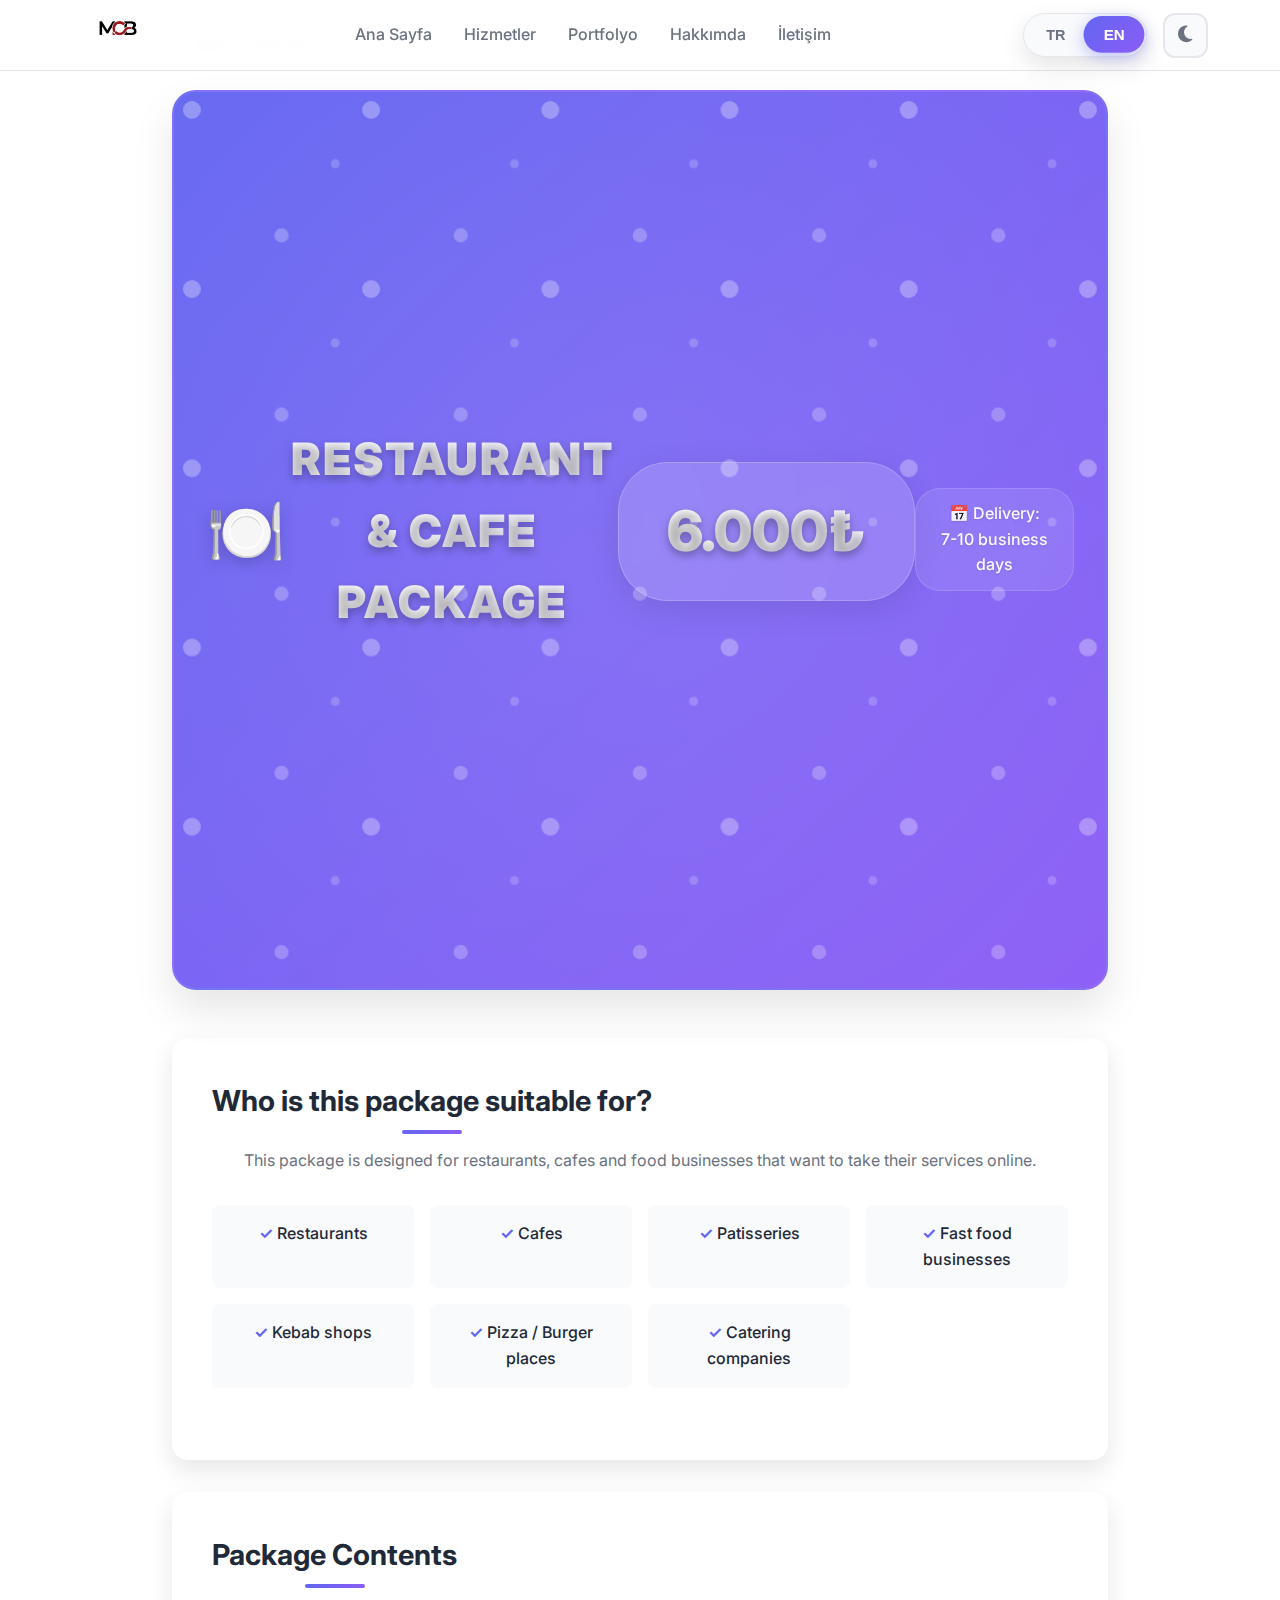
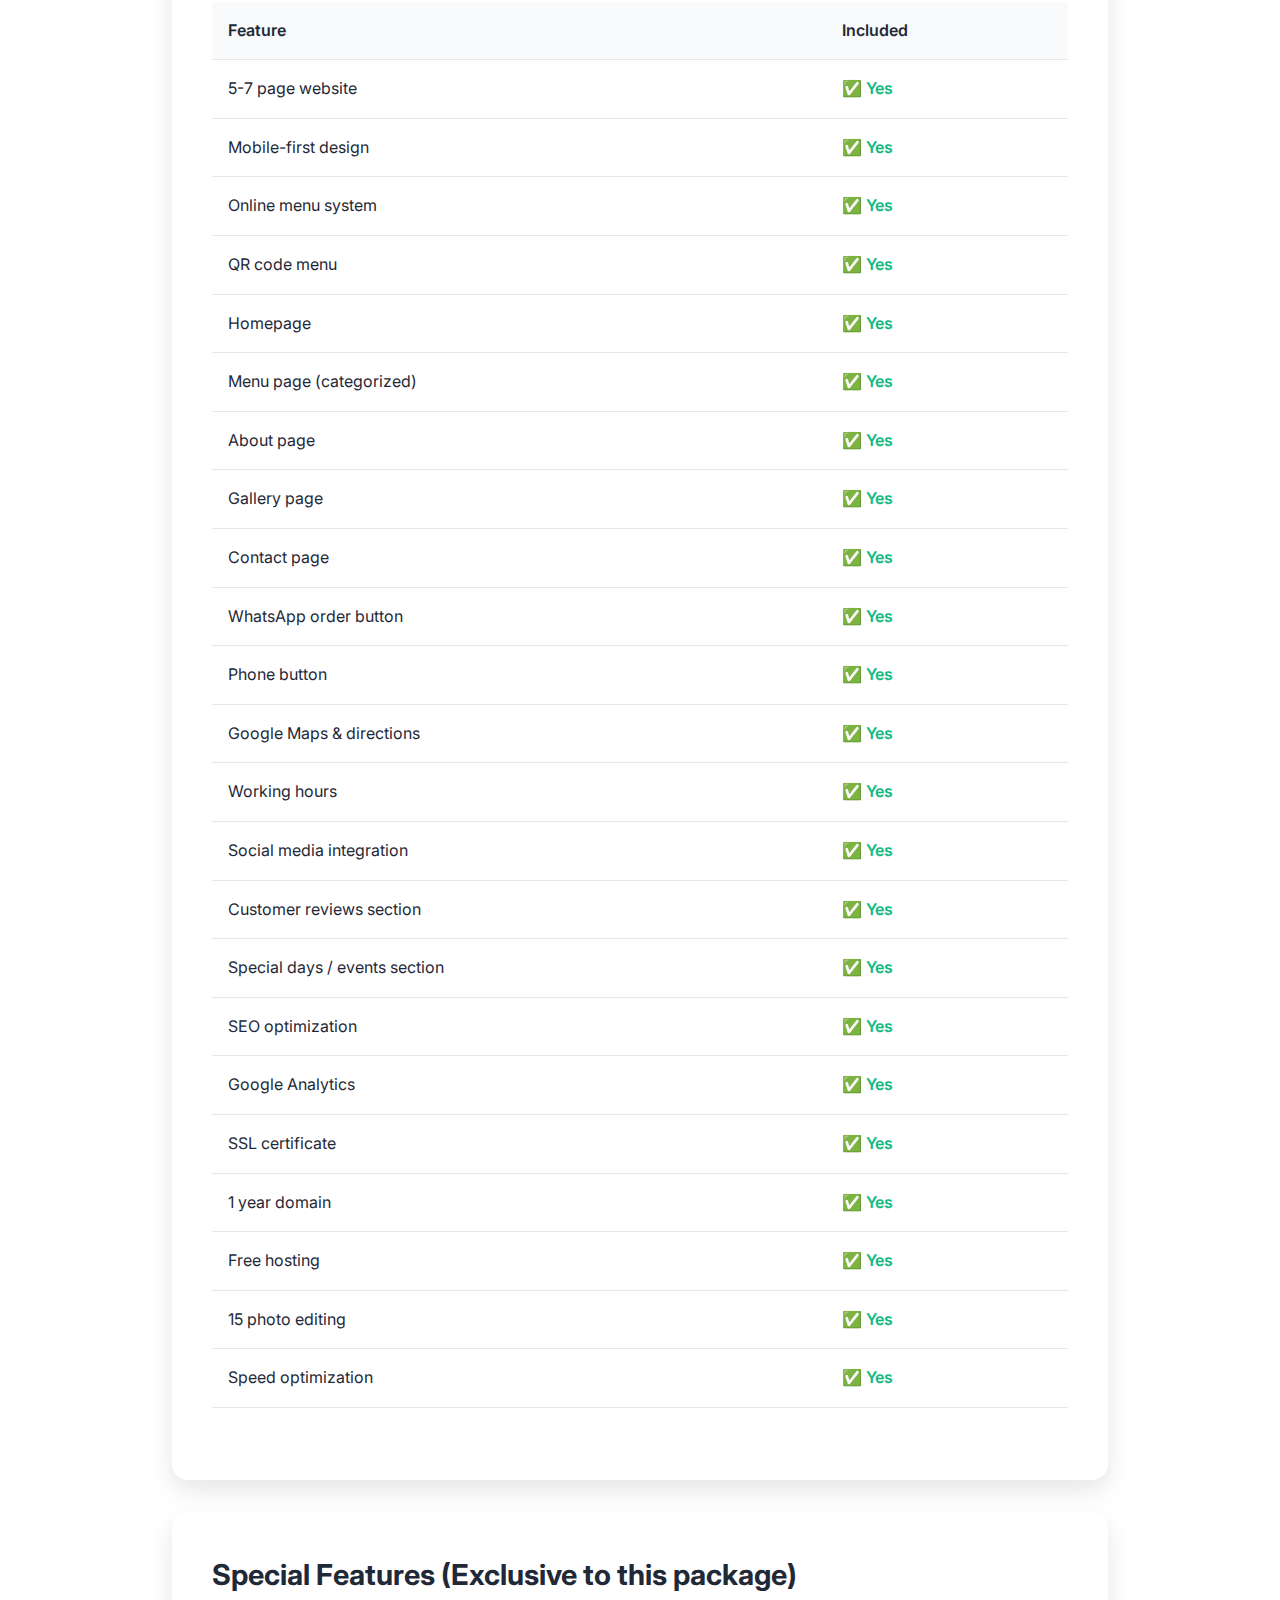
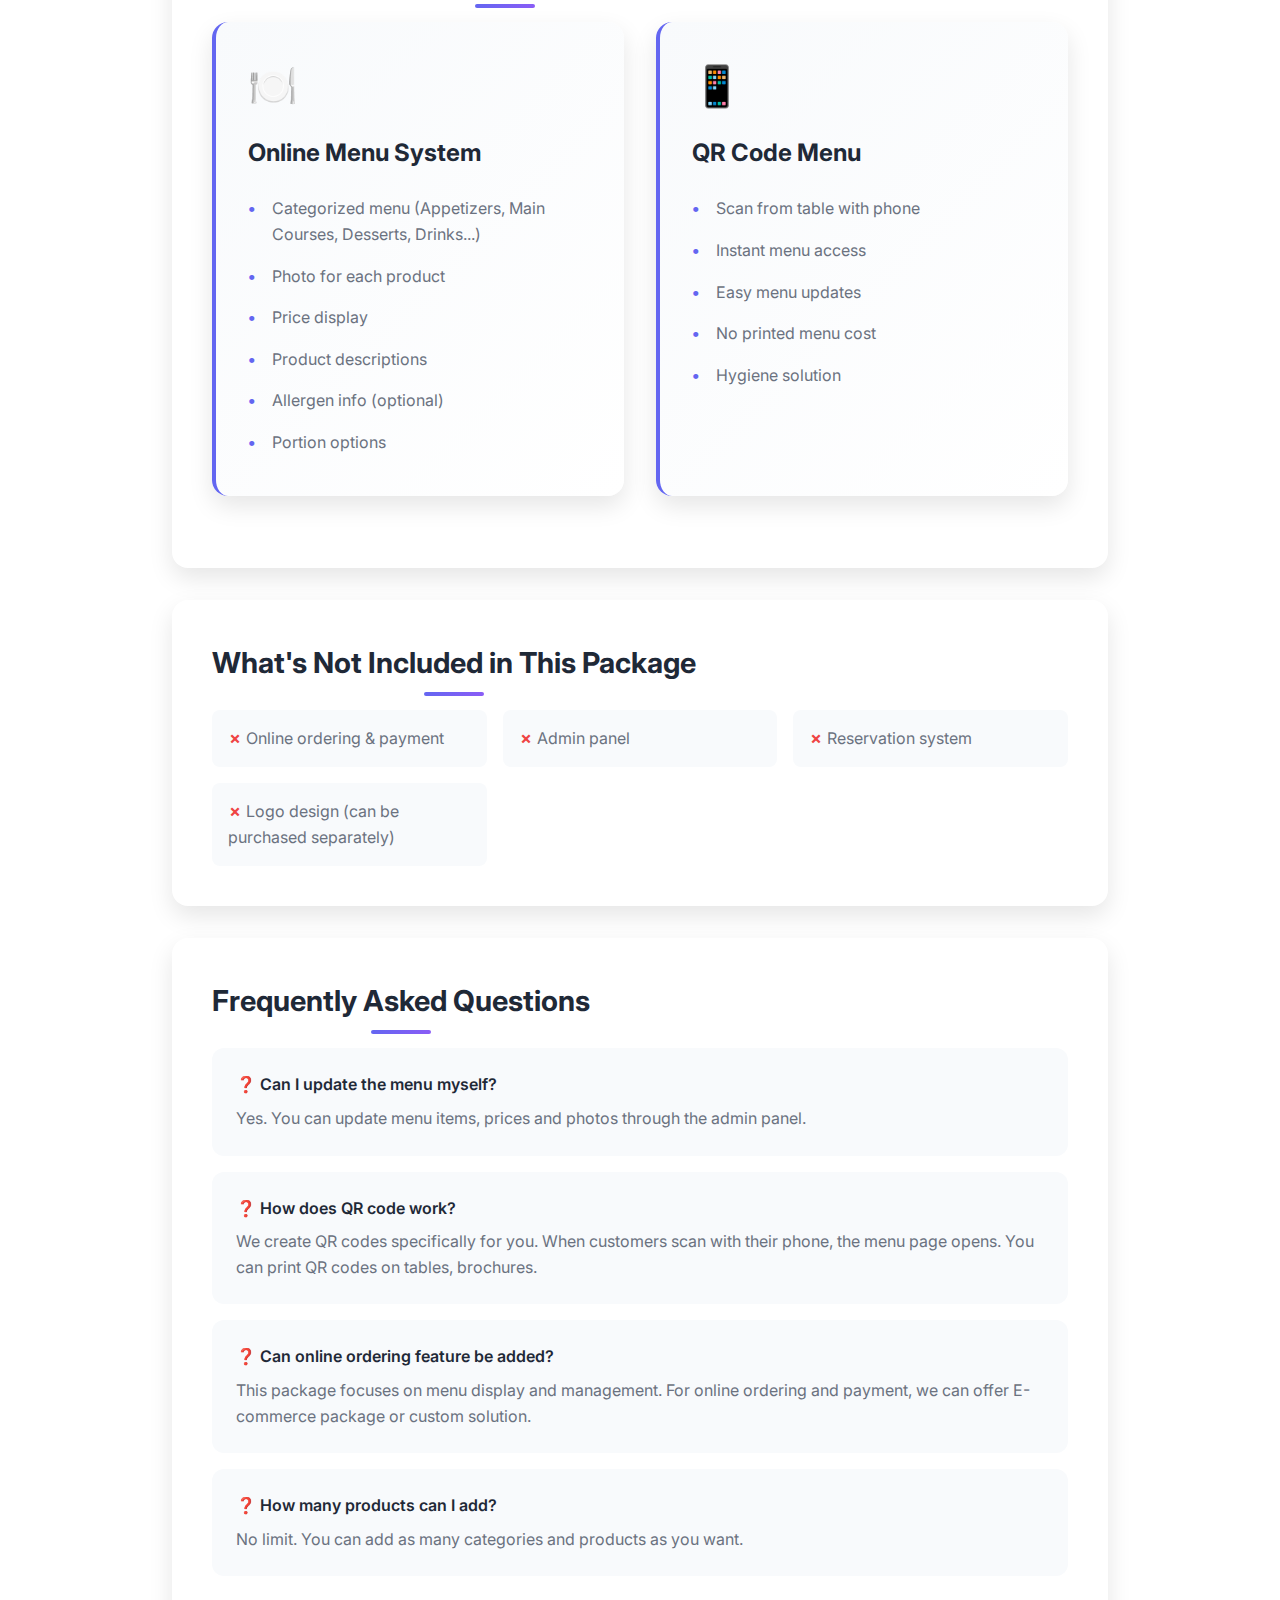
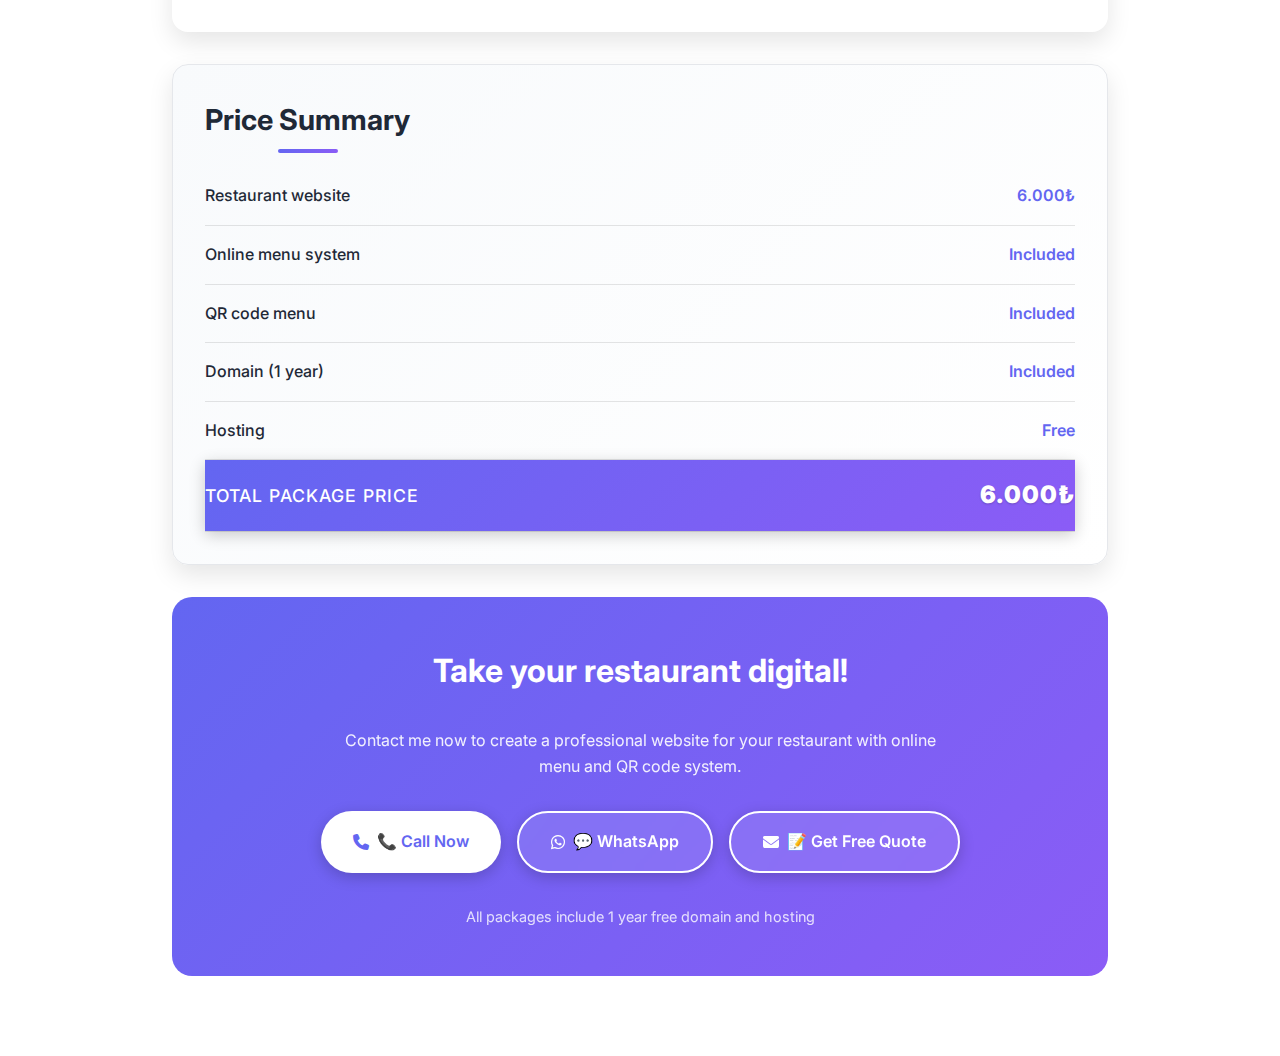
<file: portfolyo/paketler/restoran-kafet-paket.html>
<!DOCTYPE html>
<html lang="tr">
<head>
  <meta charset="UTF-8" />
  <meta name="viewport" content="width=device-width, initial-scale=1.0" />
  <title>Restoran & Kafe Paketi - Online Menü & Profesyonel Web Sitesi - Mert Cihan Bayır</title>
  <meta name="description" content="Restoran & Kafe Paketi - Online menü, QR kod sistemi, profesyonel web sitesi, 6.000₺" />
  <link rel="preconnect" href="https://fonts.googleapis.com">
  <link rel="preconnect" href="https://fonts.gstatic.com" crossorigin>
  <link href="https://fonts.googleapis.com/css2?family=Inter:wght@300;400;500;600;700&display=swap" rel="stylesheet">
  <link rel="stylesheet" href="https://cdnjs.cloudflare.com/ajax/libs/font-awesome/6.4.0/css/all.min.css">
  <link rel="stylesheet" href="../../style.css">
  <link rel="stylesheet" href="restoran-kafet.css">
</head>
<body>
  <!-- Navigation -->
  <nav class="navbar">
    <div class="nav-container">
      <div class="nav-logo">
        <img src="../../mcb.png" alt="MCB Logo" class="logo-image">
      </div>
      <div class="nav-menu">
        <a href="../index.html#home" class="nav-link">Ana Sayfa</a>
        <a href="../index.html#services" class="nav-link">Hizmetler</a>
        <a href="../index.html#portfolio" class="nav-link">Portfolyo</a>
        <a href="../index.html#about" class="nav-link">Hakkımda</a>
        <a href="../index.html#contact" class="nav-link">İletişim</a>
      </div>
      <div class="nav-controls">
        <div class="language-selector">
          <button class="lang-btn active" data-lang="tr">TR</button>
          <button class="lang-btn" data-lang="en">EN</button>
        </div>
        <button class="theme-toggle" id="themeToggle">
          <i class="fas fa-moon"></i>
          <i class="fas fa-sun"></i>
        </button>
        <div class="nav-toggle">
          <span></span>
          <span></span>
          <span></span>
        </div>
      </div>
    </div>
  </nav>

  <!-- Package Detail -->
  <div class="package-detail">
    <a href="../index.html#services" class="back-link">
      <i class="fas fa-arrow-left"></i>
      <span data-en="Back to Services" data-tr="Hizmetlere Dön">Hizmetlere Dön</span>
    </a>

    <!-- Hero Section -->
    <section class="hero-section">
      <span class="hero-icon">🍽️</span>
      <h1 class="hero-title" data-en="RESTAURANT & CAFE PACKAGE" data-tr="RESTORAN & KAFE PAKETİ">RESTORAN & KAFE PAKETİ</h1>
      <div class="hero-price-container">
        <div class="hero-price">6.000₺</div>
      </div>
      <div class="hero-delivery" data-en="📅 Delivery: 7-10 business days" data-tr="📅 Teslimat: 7-10 iş günü">📅 Teslimat: 7-10 iş günü</div>
    </section>

    <!-- Target Audience -->
    <section class="content-section">
      <h2 class="section-title" data-en="Who is this package suitable for?" data-tr="Bu Paket Kime Uygun?">Bu Paket Kime Uygun?</h2>
      <p style="text-align: center; margin-bottom: 2rem; color: var(--text-secondary);" data-en="This package is designed for restaurants, cafes and food businesses that want to take their services online." data-tr="Bu paket restoranlar, kafeler ve yemek sektöründeki işletmelerin hizmetlerini çevrimiçi almasına yardımcı olmak için tasarlandı.">Bu paket restoranlar, kafeler ve yemek sektöründeki işletmelerin hizmetlerini çevrimiçi almasına yardımcı olmak için tasarlandı.</p>
      <div class="audience-list">
        <div class="audience-item" data-en="Restaurants" data-tr="Restoranlar">Restoranlar</div>
        <div class="audience-item" data-en="Cafes" data-tr="Kafeler">Kafeler</div>
        <div class="audience-item" data-en="Patisseries" data-tr="Pastaneler">Pastaneler</div>
        <div class="audience-item" data-en="Fast food businesses" data-tr="Fast food işletmeleri">Fast food işletmeleri</div>
        <div class="audience-item" data-en="Kebab shops" data-tr="Dönerci / Kebapçı">Dönerci / Kebapçı</div>
        <div class="audience-item" data-en="Pizza / Burger places" data-tr="Pizza / Burger mekanları">Pizza / Burger mekanları</div>
        <div class="audience-item" data-en="Catering companies" data-tr="Catering firmaları">Catering firmaları</div>
      </div>
    </section>

    <!-- Package Features Table -->
    <section class="content-section">
      <h2 class="section-title" data-en="Package Contents" data-tr="Paket İçeriği">Paket İçeriği</h2>
      <table class="features-table">
        <thead>
          <tr>
            <th data-en="Feature" data-tr="Özellik">Özellik</th>
            <th data-en="Included" data-tr="Dahil">Dahil</th>
          </tr>
        </thead>
        <tbody>
          <tr>
            <td data-en="5-7 page website" data-tr="5-7 sayfa web sitesi">5-7 sayfa web sitesi</td>
            <td class="included" data-en="Yes" data-tr="Evet">Evet</td>
          </tr>
          <tr>
            <td data-en="Mobile-first design" data-tr="Mobil öncelikli tasarım">Mobil öncelikli tasarım</td>
            <td class="included" data-en="Yes" data-tr="Evet">Evet</td>
          </tr>
          <tr>
            <td data-en="Online menu system" data-tr="Online menü sistemi">Online menü sistemi</td>
            <td class="included" data-en="Yes" data-tr="Evet">Evet</td>
          </tr>
          <tr>
            <td data-en="QR code menu" data-tr="QR kodlu menü">QR kodlu menü</td>
            <td class="included" data-en="Yes" data-tr="Evet">Evet</td>
          </tr>
          <tr>
            <td data-en="Homepage" data-tr="Ana sayfa">Ana sayfa</td>
            <td class="included" data-en="Yes" data-tr="Evet">Evet</td>
          </tr>
          <tr>
            <td data-en="Menu page (categorized)" data-tr="Menü sayfası (kategorili)">Menü sayfası (kategorili)</td>
            <td class="included" data-en="Yes" data-tr="Evet">Evet</td>
          </tr>
          <tr>
            <td data-en="About page" data-tr="Hakkımızda sayfası">Hakkımızda sayfası</td>
            <td class="included" data-en="Yes" data-tr="Evet">Evet</td>
          </tr>
          <tr>
            <td data-en="Gallery page" data-tr="Galeri sayfası">Galeri sayfası</td>
            <td class="included" data-en="Yes" data-tr="Evet">Evet</td>
          </tr>
          <tr>
            <td data-en="Contact page" data-tr="İletişim sayfası">İletişim sayfası</td>
            <td class="included" data-en="Yes" data-tr="Evet">Evet</td>
          </tr>
          <tr>
            <td data-en="WhatsApp order button" data-tr="WhatsApp sipariş butonu">WhatsApp sipariş butonu</td>
            <td class="included" data-en="Yes" data-tr="Evet">Evet</td>
          </tr>
          <tr>
            <td data-en="Phone button" data-tr="Telefon butonu">Telefon butonu</td>
            <td class="included" data-en="Yes" data-tr="Evet">Evet</td>
          </tr>
          <tr>
            <td data-en="Google Maps & directions" data-tr="Google Maps & yol tarifi">Google Maps & yol tarifi</td>
            <td class="included" data-en="Yes" data-tr="Evet">Evet</td>
          </tr>
          <tr>
            <td data-en="Working hours" data-tr="Çalışma saatleri">Çalışma saatleri</td>
            <td class="included" data-en="Yes" data-tr="Evet">Evet</td>
          </tr>
          <tr>
            <td data-en="Social media integration" data-tr="Sosyal medya entegrasyonu">Sosyal medya entegrasyonu</td>
            <td class="included" data-en="Yes" data-tr="Evet">Evet</td>
          </tr>
          <tr>
            <td data-en="Customer reviews section" data-tr="Müşteri yorumları bölümü">Müşteri yorumları bölümü</td>
            <td class="included" data-en="Yes" data-tr="Evet">Evet</td>
          </tr>
          <tr>
            <td data-en="Special days / events section" data-tr="Özel günler / etkinlik bölümü">Özel günler / etkinlik bölümü</td>
            <td class="included" data-en="Yes" data-tr="Evet">Evet</td>
          </tr>
          <tr>
            <td data-en="SEO optimization" data-tr="SEO optimizasyonu">SEO optimizasyonu</td>
            <td class="included" data-en="Yes" data-tr="Evet">Evet</td>
          </tr>
          <tr>
            <td data-en="Google Analytics" data-tr="Google Analytics">Google Analytics</td>
            <td class="included" data-en="Yes" data-tr="Evet">Evet</td>
          </tr>
          <tr>
            <td data-en="SSL certificate" data-tr="SSL sertifikası">SSL sertifikası</td>
            <td class="included" data-en="Yes" data-tr="Evet">Evet</td>
          </tr>
          <tr>
            <td data-en="1 year domain" data-tr="1 yıllık domain">1 yıllık domain</td>
            <td class="included" data-en="Yes" data-tr="Evet">Evet</td>
          </tr>
          <tr>
            <td data-en="Free hosting" data-tr="Ücretsiz hosting">Ücretsiz hosting</td>
            <td class="included" data-en="Yes" data-tr="Evet">Evet</td>
          </tr>
          <tr>
            <td data-en="15 photo editing" data-tr="15 adet fotoğraf düzenleme">15 adet fotoğraf düzenleme</td>
            <td class="included" data-en="Yes" data-tr="Evet">Evet</td>
          </tr>
          <tr>
            <td data-en="Speed optimization" data-tr="Hız optimizasyonu">Hız optimizasyonu</td>
            <td class="included" data-en="Yes" data-tr="Evet">Evet</td>
          </tr>
        </tbody>
      </table>
    </section>

    <!-- Special Features -->
    <section class="content-section">
      <h2 class="section-title" data-en="Special Features (Exclusive to this package)" data-tr="Özel Özellikler (Bu Pakete Özel)">Özel Özellikler (Bu Pakete Özel)</h2>

      <div class="special-features">
        <div class="special-feature">
          <div class="special-feature-icon">🍽️</div>
          <h3 class="special-feature-title" data-en="Online Menu System" data-tr="Online Menü Sistemi">Online Menü Sistemi</h3>
          <ul class="special-feature-list">
            <li data-en="Categorized menu (Appetizers, Main Courses, Desserts, Drinks...)" data-tr="Kategorili menü (Başlangıçlar, Ana Yemekler, Tatlılar, İçecekler...)">Kategorili menü (Başlangıçlar, Ana Yemekler, Tatlılar, İçecekler...)</li>
            <li data-en="Photo for each product" data-tr="Her ürün için fotoğraf">Her ürün için fotoğraf</li>
            <li data-en="Price display" data-tr="Fiyat gösterimi">Fiyat gösterimi</li>
            <li data-en="Product descriptions" data-tr="Ürün açıklamaları">Ürün açıklamaları</li>
            <li data-en="Allergen info (optional)" data-tr="Alerjen bilgisi (opsiyonel)">Alerjen bilgisi (opsiyonel)</li>
            <li data-en="Portion options" data-tr="Porsiyon seçenekleri">Porsiyon seçenekleri</li>
          </ul>
        </div>

        <div class="special-feature">
          <div class="special-feature-icon">📱</div>
          <h3 class="special-feature-title" data-en="QR Code Menu" data-tr="QR Kod Menü">QR Kod Menü</h3>
          <ul class="special-feature-list">
            <li data-en="Scan from table with phone" data-tr="Masadan telefonla tarama">Masadan telefonla tarama</li>
            <li data-en="Instant menu access" data-tr="Anında menüye erişim">Anında menüye erişim</li>
            <li data-en="Easy menu updates" data-tr="Menü güncelleme kolaylığı">Menü güncelleme kolaylığı</li>
            <li data-en="No printed menu cost" data-tr="Basılı menü maliyeti yok">Basılı menü maliyeti yok</li>
            <li data-en="Hygiene solution" data-tr="Hijyenik çözüm">Hijyenik çözüm</li>
          </ul>
        </div>


      </div>
    </section>


    <!-- What's Not Included -->
    <section class="content-section">
      <h2 class="section-title" data-en="What's Not Included in This Package" data-tr="Bu Pakette Olmayan">Bu Pakette Olmayan</h2>
      <div class="excluded-list">
        <div class="excluded-item" data-en="Online ordering & payment" data-tr="Online sipariş & ödeme">Online sipariş & ödeme</div>
        <div class="excluded-item" data-en="Admin panel" data-tr="Admin paneli">Admin paneli</div>
        <div class="excluded-item" data-en="Reservation system" data-tr="Rezervasyon sistemi">Rezervasyon sistemi</div>
        <div class="excluded-item" data-en="Logo design (can be purchased separately)" data-tr="Logo tasarımı (ayrıca satın alınabilir)">Logo tasarımı (ayrıca satın alınabilir)</div>
      </div>
    </section>

    <!-- FAQ -->
    <section class="content-section">
      <h2 class="section-title" data-en="Frequently Asked Questions" data-tr="Sıkça Sorulan Sorular">Sıkça Sorulan Sorular</h2>
      <div class="faq-item">
        <div class="faq-question" data-en="❓ Can I update the menu myself?" data-tr="❓ Menüyü kendim güncelleyebilir miyim?">❓ Menüyü kendim güncelleyebilir miyim?</div>
        <div class="faq-answer" data-en="Yes. You can update menu items, prices and photos through the admin panel." data-tr="Evet. Admin panelinden menü ürünlerini, fiyatları ve fotoğrafları kendiniz güncelleyebilirsiniz.">Evet. Admin panelinden menü ürünlerini, fiyatları ve fotoğrafları kendiniz güncelleyebilirsiniz.</div>
      </div>
      <div class="faq-item">
        <div class="faq-question" data-en="❓ How does QR code work?" data-tr="❓ QR kod nasıl çalışıyor?">❓ QR kod nasıl çalışıyor?</div>
        <div class="faq-answer" data-en="We create QR codes specifically for you. When customers scan with their phone, the menu page opens. You can print QR codes on tables, brochures." data-tr="Size özel QR kodlar oluşturulur. Müşteriler telefonla taradığında menü sayfası açılır. QR kodları masalara, broşürlere basabilirsiniz.">Size özel QR kodlar oluşturulur. Müşteriler telefonla taradığında menü sayfası açılır. QR kodları masalara, broşürlere basabilirsiniz.</div>
      </div>
      <div class="faq-item">
        <div class="faq-question" data-en="❓ Can online ordering feature be added?" data-tr="❓ Online sipariş özelliği eklenebilir mi?">❓ Online sipariş özelliği eklenebilir mi?</div>
        <div class="faq-answer" data-en="This package focuses on menu display and management. For online ordering and payment, we can offer E-commerce package or custom solution." data-tr="Bu paket menü gösterimi ve yönetimine odaklanır. Online sipariş ve ödeme için E-ticaret paketi veya özel çözüm önerebilirim.">Bu paket menü gösterimi ve yönetimine odaklanır. Online sipariş ve ödeme için E-ticaret paketi veya özel çözüm önerebilirim.</div>
      </div>
      <div class="faq-item">
        <div class="faq-question" data-en="❓ How many products can I add?" data-tr="❓ Kaç ürün ekleyebilirim?">❓ Kaç ürün ekleyebilirim?</div>
        <div class="faq-answer" data-en="No limit. You can add as many categories and products as you want." data-tr="Sınır yok. İstediğiniz kadar kategori ve ürün ekleyebilirsiniz.">Sınır yok. İstediğiniz kadar kategori ve ürün ekleyebilirsiniz.</div>
      </div>
    </section>


    <!-- Price Summary -->
    <section class="price-summary">
      <h2 class="section-title" data-en="Price Summary" data-tr="Fiyat Özeti">Fiyat Özeti</h2>
      <table class="price-table">
        <tr>
          <td class="label" data-en="Restaurant website" data-tr="Restoran web sitesi">Restoran web sitesi</td>
          <td class="amount">6.000₺</td>
        </tr>
        <tr>
          <td class="label" data-en="Online menu system" data-tr="Online menü sistemi">Online menü sistemi</td>
          <td class="amount" data-en="Included" data-tr="Dahil">Dahil</td>
        </tr>
        <tr>
          <td class="label" data-en="QR code menu" data-tr="QR kod menü">QR kod menü</td>
          <td class="amount" data-en="Included" data-tr="Dahil">Dahil</td>
        </tr>
        <tr>
          <td class="label" data-en="Domain (1 year)" data-tr="Domain (1 yıl)">Domain (1 yıl)</td>
          <td class="amount" data-en="Included" data-tr="Dahil">Dahil</td>
        </tr>
        <tr>
          <td class="label" data-en="Hosting" data-tr="Hosting">Hosting</td>
          <td class="amount" data-en="Free" data-tr="Ücretsiz">Ücretsiz</td>
        </tr>
        <tr class="price-total">
          <td class="label" data-en="TOTAL PACKAGE PRICE" data-tr="PAKET TOPLAM FİYATI">PAKET TOPLAM FİYATI</td>
          <td class="amount" style="font-size: 1.5rem; font-weight: 900;">6.000₺</td>
        </tr>
      </table>
    </section>

    <!-- CTA Section -->
    <section class="cta-section">
      <h2 class="cta-title" data-en="Take your restaurant digital!" data-tr="Restoranınızı dijitale taşıyın!">Restoranınızı dijitale taşıyın!</h2>
      <p style="margin-bottom: 2rem; opacity: 0.9; max-width: 600px; margin-left: auto; margin-right: auto; line-height: 1.6;" data-en="Contact me now to create a professional website for your restaurant with online menu and QR code system." data-tr="Restoranınız için online menü ve QR kod sistemi ile profesyonel web sitesi oluşturmak için hemen iletişime geçin.">Restoranınız için online menü ve QR kod sistemi ile profesyonel web sitesi oluşturmak için hemen iletişime geçin.</p>
      <div class="cta-buttons">
        <a href="tel:+905330326659" class="cta-btn cta-btn-primary">
          <i class="fas fa-phone"></i>
          <span data-en="📞 Call Now" data-tr="📞 Hemen Ara">📞 Hemen Ara</span>
        </a>
        <a href="https://wa.me/905330326659" class="cta-btn cta-btn-secondary" target="_blank">
          <i class="fab fa-whatsapp"></i>
          <span data-en="💬 WhatsApp" data-tr="💬 WhatsApp">💬 WhatsApp</span>
        </a>
        <a href="../index.html#contact" class="cta-btn cta-btn-secondary">
          <i class="fas fa-envelope"></i>
          <span data-en="📝 Get Free Quote" data-tr="📝 Ücretsiz Teklif Al">📝 Ücretsiz Teklif Al</span>
        </a>
      </div>
      <div style="margin-top: 2rem; opacity: 0.8; font-size: 0.9rem;" data-en="All packages include 1 year free domain and hosting" data-tr="Tüm paketlerde 1 yıl ücretsiz domain ve hosting dahildir">Tüm paketlerde 1 yıl ücretsiz domain ve hosting dahildir</div>
    </section>
  </div>

  <script src="../../script.js"></script>
</body>
</html>
</file>
<file: portfolyo/ek-hizmetler.css>
/* Additional Services Page Styles */
.services-detail {
  max-width: 1200px;
  margin: 0 auto;
  padding: 2rem;
}

.back-link {
  display: inline-flex;
  align-items: center;
  gap: 0.5rem;
  color: var(--text-secondary);
  text-decoration: none;
  margin-bottom: 3rem;
  transition: var(--transition-fast);
}

.back-link:hover {
  color: var(--primary-color);
}

/* Services Header */
.services-header {
  text-align: center;
  margin-bottom: 4rem;
}

.services-title {
  font-size: 3rem;
  font-weight: 800;
  color: var(--text-primary);
  margin-bottom: 1rem;
  background: linear-gradient(135deg, var(--primary-color), var(--secondary-color));
  -webkit-background-clip: text;
  -webkit-text-fill-color: transparent;
  background-clip: text;
}

.services-subtitle {
  font-size: 1.2rem;
  color: var(--text-secondary);
  max-width: 600px;
  margin: 0 auto;
  line-height: 1.6;
}

/* Services Grid */
.services-grid {
  display: grid;
  grid-template-columns: repeat(auto-fit, minmax(350px, 1fr));
  gap: 2rem;
  margin-bottom: 4rem;
}

.service-card {
  background: var(--bg-primary);
  border-radius: 20px;
  padding: 2.5rem;
  box-shadow: var(--shadow);
  border: 1px solid var(--border-color);
  transition: var(--transition-fast);
  position: relative;
  overflow: hidden;
}

.service-card::before {
  content: '';
  position: absolute;
  top: 0;
  left: 0;
  right: 0;
  height: 4px;
  background: linear-gradient(90deg, var(--primary-color), var(--secondary-color));
}

.service-card:hover {
  transform: translateY(-5px);
  box-shadow: 0 15px 35px rgba(0, 0, 0, 0.1);
}

/* Service Header */
.service-header {
  display: flex;
  align-items: center;
  gap: 1.5rem;
  margin-bottom: 2rem;
}

.service-icon {
  font-size: 3rem;
  width: 80px;
  height: 80px;
  background: linear-gradient(135deg, var(--primary-color), var(--secondary-color));
  border-radius: 16px;
  display: flex;
  align-items: center;
  justify-content: center;
  color: white;
  flex-shrink: 0;
}

.service-info {
  flex: 1;
}

.service-title {
  font-size: 1.8rem;
  font-weight: 700;
  color: var(--text-primary);
  margin-bottom: 0.5rem;
}

.service-price {
  font-size: 2rem;
  font-weight: 800;
  color: var(--primary-color);
  display: flex;
  align-items: center;
  gap: 0.25rem;
}

/* Service Features */
.service-features {
  margin-bottom: 2rem;
}

.feature-item {
  display: flex;
  align-items: center;
  gap: 0.75rem;
  margin-bottom: 0.75rem;
  padding: 0.5rem 0;
}

.feature-item i {
  color: #10b981;
  font-size: 0.9rem;
  flex-shrink: 0;
}

.feature-item span {
  color: var(--text-secondary);
  font-size: 0.95rem;
  line-height: 1.4;
}

/* Service Delivery */
.service-delivery {
  margin-bottom: 2rem;
  padding: 1rem;
  background: var(--bg-secondary);
  border-radius: 12px;
  text-align: center;
  font-weight: 600;
  color: var(--text-primary);
}

/* Service Button */
.service-btn {
  display: inline-flex;
  align-items: center;
  justify-content: center;
  gap: 0.5rem;
  width: 100%;
  padding: 1rem 2rem;
  background: linear-gradient(135deg, var(--primary-color), var(--secondary-color));
  color: white;
  text-decoration: none;
  border-radius: 50px;
  font-weight: 600;
  font-size: 1rem;
  transition: var(--transition-fast);
  box-shadow: 0 4px 15px rgba(0, 0, 0, 0.2);
}

.service-btn:hover {
  transform: translateY(-2px);
  box-shadow: 0 6px 20px rgba(0, 0, 0, 0.3);
}

/* CTA Section */
.services-cta {
  background: linear-gradient(135deg, var(--primary-color), var(--secondary-color));
  color: white;
  padding: 4rem 2rem;
  border-radius: 24px;
  text-align: center;
  margin-top: 4rem;
}

.cta-title {
  font-size: 2.5rem;
  font-weight: 700;
  margin-bottom: 2rem;
}

.cta-buttons {
  display: flex;
  gap: 1rem;
  justify-content: center;
  flex-wrap: wrap;
}

.cta-btn {
  display: inline-flex;
  align-items: center;
  gap: 0.5rem;
  padding: 1.25rem 2.5rem;
  border-radius: 50px;
  text-decoration: none;
  font-weight: 600;
  font-size: 1.1rem;
  transition: var(--transition-fast);
  box-shadow: 0 4px 15px rgba(0, 0, 0, 0.2);
}

.cta-btn-primary {
  background: white;
  color: var(--primary-color);
}

.cta-btn-primary:hover {
  transform: translateY(-2px);
  box-shadow: 0 6px 20px rgba(0, 0, 0, 0.3);
}

.cta-btn-secondary {
  background: rgba(255, 255, 255, 0.1);
  color: white;
  border: 2px solid white;
  backdrop-filter: blur(10px);
}

.cta-btn-secondary:hover {
  background: rgba(255, 255, 255, 0.2);
  transform: translateY(-2px);
  border-color: rgba(255, 255, 255, 0.8);
}

/* Mobile Responsive */
@media (max-width: 768px) {
  .services-detail {
    padding: 1rem;
  }

  .services-title {
    font-size: 2.2rem;
  }

  .services-subtitle {
    font-size: 1rem;
  }

  .services-grid {
    grid-template-columns: 1fr;
    gap: 1.5rem;
  }

  .service-card {
    padding: 2rem;
  }

  .service-header {
    flex-direction: column;
    text-align: center;
    gap: 1rem;
  }

  .service-icon {
    width: 60px;
    height: 60px;
    font-size: 2rem;
  }

  .service-title {
    font-size: 1.5rem;
  }

  .service-price {
    font-size: 1.5rem;
    justify-content: center;
  }

  .feature-item {
    padding: 0.25rem 0;
  }

  .cta-title {
    font-size: 2rem;
  }

  .cta-buttons {
    flex-direction: column;
    align-items: center;
  }
}
</file>
<file: portfolyo/paketler/kurumsal-paket.css>
.package-detail {
  max-width: 1000px;
  margin: 0 auto;
  padding: 2rem;
}

/* Hero Section */
.hero-section {
  text-align: center;
  padding: 3rem 2rem;
  background: linear-gradient(135deg, var(--primary-color), var(--secondary-color));
  color: white;
  border-radius: 24px;
  margin-bottom: 3rem;
  position: relative;
  overflow: hidden;
  box-shadow: 0 20px 40px rgba(0, 0, 0, 0.1);
  border: 2px solid rgba(255, 255, 255, 0.1);
}

.hero-section::before {
  content: '';
  position: absolute;
  top: -50%;
  left: -50%;
  width: 200%;
  height: 200%;
  background: radial-gradient(circle, rgba(255, 255, 255, 0.1) 0%, transparent 70%);
  animation: pulse 4s ease-in-out infinite;
  pointer-events: none;
}

.hero-section::after {
  content: '';
  position: absolute;
  top: 0;
  left: 0;
  right: 0;
  bottom: 0;
  background: url('data:image/svg+xml,<svg xmlns="http://www.w3.org/2000/svg" viewBox="0 0 100 100"><defs><pattern id="stars" x="0" y="0" width="20" height="20" patternUnits="userSpaceOnUse"><circle cx="2" cy="2" r="1" fill="white" opacity="0.3"/><circle cx="18" cy="8" r="0.5" fill="white" opacity="0.2"/><circle cx="12" cy="16" r="0.8" fill="white" opacity="0.25"/></pattern></defs><rect width="100" height="100" fill="url(%23stars)"/></svg>');
  pointer-events: none;
}

@keyframes pulse {
  0%, 100% { transform: scale(1); opacity: 0.5; }
  50% { transform: scale(1.05); opacity: 0.8; }
}

.hero-icon {
  font-size: 4rem;
  margin-bottom: 1rem;
  display: block;
  filter: drop-shadow(0 4px 8px rgba(0, 0, 0, 0.2));
}

.hero-title {
  font-size: 2.8rem;
  font-weight: 900;
  margin-bottom: 1.5rem;
  text-shadow: 0 4px 8px rgba(0, 0, 0, 0.3);
  background: linear-gradient(45deg, white, rgba(255, 255, 255, 0.9));
  -webkit-background-clip: text;
  -webkit-text-fill-color: transparent;
  background-clip: text;
  letter-spacing: 2px;
}

.hero-price-container {
  background: rgba(255, 255, 255, 0.15);
  border-radius: 50px;
  padding: 1.5rem 3rem;
  display: inline-block;
  margin-bottom: 1rem;
  backdrop-filter: blur(10px);
  border: 1px solid rgba(255, 255, 255, 0.2);
  box-shadow: 0 8px 32px rgba(0, 0, 0, 0.1);
}

.hero-price {
  font-size: 3.5rem;
  font-weight: 900;
  text-shadow: 0 4px 8px rgba(0, 0, 0, 0.3);
  margin: 0;
  background: linear-gradient(45deg, white, rgba(255, 255, 255, 0.9));
  -webkit-background-clip: text;
  -webkit-text-fill-color: transparent;
  background-clip: text;
}

.hero-delivery {
  font-size: 1rem;
  opacity: 0.95;
  display: inline-flex;
  align-items: center;
  gap: 0.5rem;
  background: rgba(255, 255, 255, 0.1);
  padding: 0.75rem 1.5rem;
  border-radius: 25px;
  backdrop-filter: blur(10px);
  border: 1px solid rgba(255, 255, 255, 0.15);
  font-weight: 500;
  text-shadow: 0 1px 2px rgba(0, 0, 0, 0.1);
}

/* Content Sections */
.content-section {
  background: var(--bg-primary);
  padding: 2.5rem;
  border-radius: 16px;
  margin-bottom: 2rem;
  box-shadow: var(--shadow);
}

.section-title {
  font-size: 1.8rem;
  font-weight: 700;
  color: var(--text-primary);
  margin-bottom: 1.5rem;
  text-align: center;
}

/* Target Audience */
.audience-list {
  display: grid;
  grid-template-columns: repeat(auto-fit, minmax(200px, 1fr));
  gap: 1rem;
  margin-bottom: 2rem;
}

.audience-item {
  background: var(--bg-secondary);
  padding: 1rem;
  border-radius: 8px;
  text-align: center;
  font-weight: 500;
}

.audience-item::before {
  content: "✓ ";
  color: var(--primary-color);
  font-weight: bold;
}

/* Industry Examples */
.industry-grid {
  display: grid;
  grid-template-columns: repeat(auto-fit, minmax(180px, 1fr));
  gap: 1rem;
  max-width: 900px;
  margin: 0 auto;
}

.industry-item {
  background: var(--bg-secondary);
  padding: 1rem;
  border-radius: 8px;
  text-align: center;
  font-weight: 500;
}

/* Package Features Table */
.features-table {
  width: 100%;
  border-collapse: collapse;
  margin-bottom: 2rem;
}

.features-table th,
.features-table td {
  padding: 1rem;
  text-align: left;
  border-bottom: 1px solid var(--border-color);
}

.features-table th {
  background: var(--bg-secondary);
  font-weight: 600;
  color: var(--text-primary);
}

.features-table .included {
  color: #10b981;
  font-weight: 600;
}

.features-table .included::before {
  content: "✅ ";
}

/* Excluded Features */
.excluded-list {
  display: grid;
  grid-template-columns: repeat(auto-fit, minmax(250px, 1fr));
  gap: 1rem;
}

.excluded-item {
  background: var(--bg-secondary);
  padding: 1rem;
  border-radius: 8px;
  color: var(--text-secondary);
}

.excluded-item::before {
  content: "✗ ";
  color: #ef4444;
  font-weight: bold;
}

/* How It Works */
.process-steps {
  display: flex;
  flex-direction: column;
  gap: 1.5rem;
}

.process-step {
  background: var(--bg-secondary);
  padding: 1.5rem;
  border-radius: 12px;
  border-left: 4px solid var(--primary-color);
}

.step-number {
  font-size: 1.5rem;
  font-weight: 700;
  color: var(--primary-color);
  margin-bottom: 0.5rem;
}

.step-title {
  font-weight: 600;
  color: var(--text-primary);
  margin-bottom: 0.5rem;
}

.step-description {
  color: var(--text-secondary);
  margin: 0;
}

/* FAQ */
.faq-item {
  background: var(--bg-secondary);
  padding: 1.5rem;
  border-radius: 12px;
  margin-bottom: 1rem;
}

.faq-question {
  font-weight: 600;
  color: var(--text-primary);
  margin-bottom: 0.5rem;
}

.faq-answer {
  color: var(--text-secondary);
  line-height: 1.6;
}

/* Example Work */
.example-section {
  background: linear-gradient(135deg, var(--bg-secondary), rgba(255, 255, 255, 0.5));
  padding: 3rem 2rem;
  border-radius: 16px;
  text-align: center;
  border: 1px solid var(--border-color);
  box-shadow: var(--shadow);
}

.example-title {
  font-size: 1.8rem;
  font-weight: 700;
  color: var(--text-primary);
  margin-bottom: 1.5rem;
}

.example-description {
  font-size: 1.1rem;
  margin-bottom: 1.5rem;
  color: var(--text-secondary);
}

.example-link {
  display: inline-flex;
  align-items: center;
  gap: 0.5rem;
  padding: 1rem 2rem;
  background: var(--gradient-primary);
  color: white;
  text-decoration: none;
  border-radius: 50px;
  font-weight: 600;
  transition: var(--transition-fast);
  box-shadow: var(--shadow);
}

.example-link:hover {
  transform: translateY(-2px);
  box-shadow: 0 8px 25px rgba(0, 0, 0, 0.15);
}

/* Price Summary */
.price-summary {
  background: linear-gradient(135deg, var(--bg-secondary), rgba(255, 255, 255, 0.8));
  padding: 2rem;
  border-radius: 16px;
  margin-bottom: 2rem;
  border: 1px solid var(--border-color);
  box-shadow: var(--shadow);
}

.price-table {
  width: 100%;
  border-collapse: collapse;
}

.price-table td {
  padding: 1rem 0;
  border-bottom: 1px solid rgba(0, 0, 0, 0.1);
}

.price-table .label {
  font-weight: 500;
  color: var(--text-primary);
}

.price-table .amount {
  text-align: right;
  font-weight: 600;
  color: var(--primary-color);
}

.price-total {
  background: linear-gradient(135deg, var(--primary-color), var(--secondary-color));
  color: white;
  font-size: 1.1rem;
  font-weight: 800;
  text-transform: uppercase;
  letter-spacing: 1px;
  box-shadow: 0 4px 15px rgba(0, 0, 0, 0.2);
  margin: 0 -1rem;
  padding: 1.25rem 1rem;
}

.price-total .label {
  color: white;
}

.price-total .amount {
  color: white;
  text-shadow: 0 1px 2px rgba(0, 0, 0, 0.2);
}

/* CTA Section */
.cta-section {
  background: linear-gradient(135deg, var(--primary-color), var(--secondary-color));
  color: white;
  padding: 3rem 2rem;
  border-radius: 20px;
  text-align: center;
  margin-bottom: 3rem;
}

.cta-title {
  font-size: 2rem;
  font-weight: 700;
  margin-bottom: 2rem;
}

.cta-buttons {
  display: flex;
  gap: 1rem;
  justify-content: center;
  flex-wrap: wrap;
}

.cta-btn {
  display: inline-flex;
  align-items: center;
  gap: 0.5rem;
  padding: 1rem 2rem;
  border-radius: 50px;
  text-decoration: none;
  font-weight: 600;
  font-size: 1rem;
  transition: var(--transition-fast);
  box-shadow: 0 4px 15px rgba(0, 0, 0, 0.2);
}

.cta-btn-primary {
  background: white;
  color: var(--primary-color);
}

.cta-btn-primary:hover {
  transform: translateY(-2px);
  box-shadow: 0 6px 20px rgba(0, 0, 0, 0.3);
}

.cta-btn-secondary {
  background: rgba(255, 255, 255, 0.1);
  color: white;
  border: 2px solid white;
  backdrop-filter: blur(10px);
}

.cta-btn-secondary:hover {
  background: rgba(255, 255, 255, 0.2);
  transform: translateY(-2px);
  border-color: rgba(255, 255, 255, 0.8);
}

.back-link {
  display: inline-flex;
  align-items: center;
  gap: 0.5rem;
  color: var(--text-secondary);
  text-decoration: none;
  margin-bottom: 2rem;
  transition: var(--transition-fast);
}

.back-link:hover {
  color: var(--primary-color);
}

@media (max-width: 768px) {
  .package-detail {
    padding: 1rem;
  }

  .hero-section {
    padding: 2rem 1.5rem;
  }

  .hero-icon {
    font-size: 3rem;
  }

  .hero-title {
    font-size: 2.2rem;
    letter-spacing: 1px;
    margin-bottom: 1rem;
  }

  .hero-price-container {
    padding: 1rem 2rem;
  }

  .hero-price {
    font-size: 2.8rem;
  }

  .hero-delivery {
    font-size: 0.9rem;
    padding: 0.5rem 1rem;
  }

  .content-section {
    padding: 1.5rem;
  }

  .audience-list,
  .industry-grid,
  .excluded-list {
    grid-template-columns: repeat(auto-fit, minmax(200px, 1fr));
  }

  .process-steps {
    gap: 1rem;
  }

  .cta-buttons {
    flex-direction: column;
    align-items: center;
  }
}
</file>
<file: portfolyo/paketler/profesyonel-paket.css>
/* Package Detail Page Styles */
.package-detail {
  max-width: 1000px;
  margin: 0 auto;
  padding: 2rem;
}

/* Hero Section */
.hero-section {
  text-align: center;
  padding: 3rem 2rem;
  background: linear-gradient(135deg, var(--primary-color), var(--secondary-color));
  color: white;
  border-radius: 24px;
  margin-bottom: 3rem;
  position: relative;
  overflow: hidden;
  box-shadow: 0 20px 40px rgba(0, 0, 0, 0.1);
  border: 2px solid rgba(255, 255, 255, 0.1);
}

.hero-section::before {
  content: '';
  position: absolute;
  top: -50%;
  left: -50%;
  width: 200%;
  height: 200%;
  background: radial-gradient(circle, rgba(255, 255, 255, 0.1) 0%, transparent 70%);
  animation: pulse 4s ease-in-out infinite;
  pointer-events: none;
}

.hero-section::after {
  content: '';
  position: absolute;
  top: 0;
  left: 0;
  right: 0;
  bottom: 0;
  background: url('data:image/svg+xml,<svg xmlns="http://www.w3.org/2000/svg" viewBox="0 0 100 100"><defs><pattern id="stars" x="0" y="0" width="20" height="20" patternUnits="userSpaceOnUse"><circle cx="2" cy="2" r="1" fill="white" opacity="0.3"/><circle cx="18" cy="8" r="0.5" fill="white" opacity="0.2"/><circle cx="12" cy="16" r="0.8" fill="white" opacity="0.25"/></pattern></defs><rect width="100" height="100" fill="url(%23stars)"/></svg>');
  pointer-events: none;
}

@keyframes pulse {
  0%, 100% { transform: scale(1); opacity: 0.5; }
  50% { transform: scale(1.05); opacity: 0.8; }
}

.hero-icon {
  font-size: 4rem;
  margin-bottom: 1rem;
  display: block;
  filter: drop-shadow(0 4px 8px rgba(0, 0, 0, 0.2));
}

.hero-title {
  font-size: 2.8rem;
  font-weight: 900;
  margin-bottom: 1rem;
  text-shadow: 0 4px 8px rgba(0, 0, 0, 0.3);
  background: linear-gradient(45deg, white, rgba(255, 255, 255, 0.9));
  -webkit-background-clip: text;
  -webkit-text-fill-color: transparent;
  background-clip: text;
  letter-spacing: 2px;
}

.hero-price-container {
  background: rgba(255, 255, 255, 0.15);
  border-radius: 50px;
  padding: 1.5rem 3rem;
  display: inline-block;
  margin-bottom: 1rem;
  backdrop-filter: blur(10px);
  border: 1px solid rgba(255, 255, 255, 0.2);
  box-shadow: 0 8px 32px rgba(0, 0, 0, 0.1);
}

.hero-price {
  font-size: 3.5rem;
  font-weight: 900;
  text-shadow: 0 4px 8px rgba(0, 0, 0, 0.3);
  margin: 0;
  background: linear-gradient(45deg, white, rgba(255, 255, 255, 0.9));
  -webkit-background-clip: text;
  -webkit-text-fill-color: transparent;
  background-clip: text;
}

.hero-delivery {
  font-size: 1rem;
  opacity: 0.95;
  display: inline-flex;
  align-items: center;
  gap: 0.5rem;
  background: rgba(255, 255, 255, 0.1);
  padding: 0.75rem 1.5rem;
  border-radius: 25px;
  backdrop-filter: blur(10px);
  border: 1px solid rgba(255, 255, 255, 0.15);
  font-weight: 500;
  text-shadow: 0 1px 2px rgba(0, 0, 0, 0.1);
}

/* Content Sections */
.content-section {
  background: var(--bg-primary);
  padding: 2.5rem;
  border-radius: 16px;
  margin-bottom: 2rem;
  box-shadow: var(--shadow);
}

.section-title {
  font-size: 1.8rem;
  font-weight: 700;
  color: var(--text-primary);
  margin-bottom: 1.5rem;
  text-align: center;
}

/* Target Audience */
.audience-list {
  display: grid;
  grid-template-columns: repeat(auto-fit, minmax(250px, 1fr));
  gap: 1rem;
  margin-bottom: 2rem;
}

.audience-item {
  background: var(--bg-secondary);
  padding: 1rem;
  border-radius: 8px;
  text-align: center;
  font-weight: 500;
}

.audience-item::before {
  content: "✓ ";
  color: var(--primary-color);
  font-weight: bold;
}

/* Package Features Table */
.features-table {
  width: 100%;
  border-collapse: collapse;
  margin-bottom: 2rem;
}

.features-table th,
.features-table td {
  padding: 1rem;
  text-align: left;
  border-bottom: 1px solid var(--border-color);
}

.features-table th {
  background: var(--bg-secondary);
  font-weight: 600;
  color: var(--text-primary);
}

.features-table .included {
  color: #10b981;
  font-weight: 600;
}

.features-table .included::before {
  content: "✅ ";
}

/* Special Features */
.special-features {
  display: grid;
  grid-template-columns: repeat(auto-fit, minmax(350px, 1fr));
  gap: 2rem;
  margin-bottom: 2rem;
}

.special-feature {
  background: linear-gradient(135deg, var(--bg-secondary), rgba(255, 255, 255, 0.5));
  padding: 2rem;
  border-radius: 16px;
  border-left: 4px solid var(--primary-color);
  box-shadow: var(--shadow);
}

.special-feature-icon {
  font-size: 2.5rem;
  margin-bottom: 1rem;
  display: block;
}

.special-feature-title {
  font-size: 1.5rem;
  font-weight: 700;
  color: var(--text-primary);
  margin-bottom: 1rem;
}

/* Special Features List */
.special-feature-list {
  list-style: none;
  padding: 0;
  margin: 0;
}

.special-feature-list li {
  padding: 0.5rem 0;
  position: relative;
  padding-left: 1.5rem;
  color: var(--text-secondary);
}

.special-feature-list li::before {
  content: "•";
  color: var(--primary-color);
  font-weight: bold;
  position: absolute;
  left: 0;
}


/* Excluded Features */
.excluded-list {
  display: grid;
  grid-template-columns: repeat(auto-fit, minmax(300px, 1fr));
  gap: 1rem;
}

.excluded-item {
  background: var(--bg-secondary);
  padding: 1rem;
  border-radius: 8px;
  color: var(--text-secondary);
}

.excluded-item::before {
  content: "✗ ";
  color: #ef4444;
  font-weight: bold;
}

/* Price Summary */
.price-summary {
  background: linear-gradient(135deg, var(--bg-secondary), rgba(255, 255, 255, 0.8));
  padding: 2rem;
  border-radius: 16px;
  margin-bottom: 2rem;
  border: 1px solid var(--border-color);
  box-shadow: var(--shadow);
}

.price-table {
  width: 100%;
  border-collapse: collapse;
}

.price-table td {
  padding: 1rem 0;
  border-bottom: 1px solid rgba(0, 0, 0, 0.1);
}

.price-table .label {
  font-weight: 500;
  color: var(--text-primary);
}

.price-table .amount {
  text-align: right;
  font-weight: 600;
  color: var(--primary-color);
}

.price-total {
  background: linear-gradient(135deg, var(--primary-color), var(--secondary-color));
  color: white;
  font-size: 1.1rem;
  font-weight: 800;
  text-transform: uppercase;
  letter-spacing: 1px;
  box-shadow: 0 4px 15px rgba(0, 0, 0, 0.2);
  margin: 0 -1rem;
  padding: 1.25rem 1rem;
}

.price-total .label {
  color: white;
}

.price-total .amount {
  color: white;
  text-shadow: 0 1px 2px rgba(0, 0, 0, 0.2);
}

/* CTA Section */
.cta-section {
  background: linear-gradient(135deg, var(--primary-color), var(--secondary-color));
  color: white;
  padding: 3rem 2rem;
  border-radius: 20px;
  text-align: center;
  margin-bottom: 3rem;
}

.cta-title {
  font-size: 2rem;
  font-weight: 700;
  margin-bottom: 2rem;
}

.cta-buttons {
  display: flex;
  gap: 1rem;
  justify-content: center;
  flex-wrap: wrap;
}

.cta-btn {
  display: inline-flex;
  align-items: center;
  gap: 0.5rem;
  padding: 1rem 2rem;
  border-radius: 50px;
  text-decoration: none;
  font-weight: 600;
  font-size: 1rem;
  transition: var(--transition-fast);
  box-shadow: 0 4px 15px rgba(0, 0, 0, 0.2);
}

.cta-btn-primary {
  background: white;
  color: var(--primary-color);
}

.cta-btn-primary:hover {
  transform: translateY(-2px);
  box-shadow: 0 6px 20px rgba(0, 0, 0, 0.3);
}

.cta-btn-secondary {
  background: rgba(255, 255, 255, 0.1);
  color: white;
  border: 2px solid white;
  backdrop-filter: blur(10px);
}

.cta-btn-secondary:hover {
  background: rgba(255, 255, 255, 0.2);
  transform: translateY(-2px);
  border-color: rgba(255, 255, 255, 0.8);
}

.back-link {
  display: inline-flex;
  align-items: center;
  gap: 0.5rem;
  color: var(--text-secondary);
  text-decoration: none;
  margin-bottom: 2rem;
  transition: var(--transition-fast);
}

.back-link:hover {
  color: var(--primary-color);
}

/* Mobile Responsive */
@media (max-width: 768px) {
  .package-detail {
    padding: 1rem;
  }

  .hero-section {
    padding: 2rem 1.5rem;
  }

  .hero-icon {
    font-size: 3rem;
  }

  .hero-title {
    font-size: 2.2rem;
    letter-spacing: 1px;
    margin-bottom: 1rem;
  }

  .hero-price-container {
    padding: 1rem 2rem;
  }

  .hero-price {
    font-size: 2.8rem;
  }

  .hero-delivery {
    font-size: 0.9rem;
    padding: 0.5rem 1rem;
  }

  .content-section {
    padding: 1.5rem;
  }

  .audience-list {
    grid-template-columns: 1fr;
  }

  .special-features {
    grid-template-columns: 1fr;
  }

  .excluded-list {
    grid-template-columns: 1fr;
  }

  .cta-buttons {
    flex-direction: column;
    align-items: center;
  }
}
</file>
<file: portfolyo/paketler/randevu-sistemli-paket.css>
/* Package Detail Page Styles */
.package-detail {
  max-width: 1000px;
  margin: 0 auto;
  padding: 2rem;
}

/* Hero Section */
.hero-section {
  text-align: center;
  padding: 3rem 2rem;
  background: linear-gradient(135deg, var(--primary-color), var(--secondary-color));
  color: white;
  border-radius: 24px;
  margin-bottom: 3rem;
  position: relative;
  overflow: hidden;
  box-shadow: 0 20px 40px rgba(0, 0, 0, 0.1);
  border: 2px solid rgba(255, 255, 255, 0.1);
}

.hero-section::before {
  content: '';
  position: absolute;
  top: -50%;
  left: -50%;
  width: 200%;
  height: 200%;
  background: radial-gradient(circle, rgba(255, 255, 255, 0.1) 0%, transparent 70%);
  animation: pulse 4s ease-in-out infinite;
  pointer-events: none;
}

.hero-section::after {
  content: '';
  position: absolute;
  top: 0;
  left: 0;
  right: 0;
  bottom: 0;
  background: url('data:image/svg+xml,<svg xmlns="http://www.w3.org/2000/svg" viewBox="0 0 100 100"><defs><pattern id="stars" x="0" y="0" width="20" height="20" patternUnits="userSpaceOnUse"><circle cx="2" cy="2" r="1" fill="white" opacity="0.3"/><circle cx="18" cy="8" r="0.5" fill="white" opacity="0.2"/><circle cx="12" cy="16" r="0.8" fill="white" opacity="0.25"/></pattern></defs><rect width="100" height="100" fill="url(%23stars)"/></svg>');
  pointer-events: none;
}

@keyframes pulse {
  0%, 100% { transform: scale(1); opacity: 0.5; }
  50% { transform: scale(1.05); opacity: 0.8; }
}

.hero-icon {
  font-size: 4rem;
  margin-bottom: 1rem;
  display: block;
  filter: drop-shadow(0 4px 8px rgba(0, 0, 0, 0.2));
}

.hero-title {
  font-size: 2.8rem;
  font-weight: 900;
  margin-bottom: 1rem;
  text-shadow: 0 4px 8px rgba(0, 0, 0, 0.3);
  background: linear-gradient(45deg, white, rgba(255, 255, 255, 0.9));
  -webkit-background-clip: text;
  -webkit-text-fill-color: transparent;
  background-clip: text;
  letter-spacing: 2px;
}

.hero-price-container {
  background: rgba(255, 255, 255, 0.15);
  border-radius: 50px;
  padding: 1.5rem 3rem;
  display: inline-block;
  margin-bottom: 1rem;
  backdrop-filter: blur(10px);
  border: 1px solid rgba(255, 255, 255, 0.2);
  box-shadow: 0 8px 32px rgba(0, 0, 0, 0.1);
}

.hero-price {
  font-size: 3.5rem;
  font-weight: 900;
  text-shadow: 0 4px 8px rgba(0, 0, 0, 0.3);
  margin: 0;
  background: linear-gradient(45deg, white, rgba(255, 255, 255, 0.9));
  -webkit-background-clip: text;
  -webkit-text-fill-color: transparent;
  background-clip: text;
}

.hero-delivery {
  font-size: 1rem;
  opacity: 0.95;
  display: inline-flex;
  align-items: center;
  gap: 0.5rem;
  background: rgba(255, 255, 255, 0.1);
  padding: 0.75rem 1.5rem;
  border-radius: 25px;
  backdrop-filter: blur(10px);
  border: 1px solid rgba(255, 255, 255, 0.15);
  font-weight: 500;
  text-shadow: 0 1px 2px rgba(0, 0, 0, 0.1);
}

/* Content Sections */
.content-section {
  background: var(--bg-primary);
  padding: 2.5rem;
  border-radius: 16px;
  margin-bottom: 2rem;
  box-shadow: var(--shadow);
}

.section-title {
  font-size: 1.8rem;
  font-weight: 700;
  color: var(--text-primary);
  margin-bottom: 1.5rem;
  text-align: center;
}

/* Target Audience */
.audience-list {
  display: grid;
  grid-template-columns: repeat(auto-fit, minmax(250px, 1fr));
  gap: 1rem;
  margin-bottom: 2rem;
}

.audience-item {
  background: var(--bg-secondary);
  padding: 1rem;
  border-radius: 8px;
  text-align: center;
  font-weight: 500;
}

.audience-item::before {
  content: "✓ ";
  color: var(--primary-color);
  font-weight: bold;
}

/* Package Features Table */
.features-table {
  width: 100%;
  border-collapse: collapse;
  margin-bottom: 2rem;
}

.features-table th,
.features-table td {
  padding: 1rem;
  text-align: left;
  border-bottom: 1px solid var(--border-color);
}

.features-table th {
  background: var(--bg-secondary);
  font-weight: 600;
  color: var(--text-primary);
}

.features-table .included {
  color: #10b981;
  font-weight: 600;
}

.features-table .included::before {
  content: "✅ ";
}

/* Special Features */
.special-features {
  display: grid;
  grid-template-columns: repeat(auto-fit, minmax(350px, 1fr));
  gap: 2rem;
  margin-bottom: 2rem;
}

.special-feature {
  background: linear-gradient(135deg, var(--bg-secondary), rgba(255, 255, 255, 0.5));
  padding: 2rem;
  border-radius: 16px;
  border-left: 4px solid var(--primary-color);
  box-shadow: var(--shadow);
}

.special-feature-icon {
  font-size: 2.5rem;
  margin-bottom: 1rem;
  display: block;
}

.special-feature-title {
  font-size: 1.5rem;
  font-weight: 700;
  color: var(--text-primary);
  margin-bottom: 1rem;
}

/* Appointment Steps */
.appointment-steps {
  margin-top: 1.5rem;
}

.appointment-steps h4 {
  color: var(--text-primary);
  margin-bottom: 1rem;
  font-size: 1.1rem;
  font-weight: 600;
}

.step-item {
  display: flex;
  align-items: flex-start;
  gap: 1rem;
  margin-bottom: 1rem;
  padding: 1rem;
  background: rgba(255, 255, 255, 0.5);
  border-radius: 8px;
}

.step-number {
  background: var(--primary-color);
  color: white;
  width: 30px;
  height: 30px;
  border-radius: 50%;
  display: flex;
  align-items: center;
  justify-content: center;
  font-weight: 700;
  font-size: 0.9rem;
  flex-shrink: 0;
}

.step-content strong {
  color: var(--text-primary);
  display: block;
  margin-bottom: 0.25rem;
}

.step-content p {
  color: var(--text-secondary);
  margin: 0;
  font-size: 0.9rem;
}

/* Special Features List */
.special-feature-list {
  list-style: none;
  padding: 0;
  margin: 0;
}

.special-feature-list li {
  padding: 0.5rem 0;
  position: relative;
  padding-left: 1.5rem;
  color: var(--text-secondary);
}

.special-feature-list li::before {
  content: "•";
  color: var(--primary-color);
  font-weight: bold;
  position: absolute;
  left: 0;
}



/* Excluded Features */
.excluded-list {
  display: grid;
  grid-template-columns: repeat(auto-fit, minmax(300px, 1fr));
  gap: 1rem;
}

.excluded-item {
  background: var(--bg-secondary);
  padding: 1rem;
  border-radius: 8px;
  color: var(--text-secondary);
}

.excluded-item::before {
  content: "✗ ";
  color: #ef4444;
  font-weight: bold;
}

/* FAQ */
.faq-item {
  background: var(--bg-secondary);
  padding: 1.5rem;
  border-radius: 12px;
  margin-bottom: 1rem;
}

.faq-question {
  font-weight: 600;
  color: var(--text-primary);
  margin-bottom: 0.5rem;
}

.faq-answer {
  color: var(--text-secondary);
  line-height: 1.6;
}

/* Example Work */
.example-section {
  background: linear-gradient(135deg, var(--bg-secondary), rgba(255, 255, 255, 0.5));
  padding: 3rem 2rem;
  border-radius: 16px;
  text-align: center;
  border: 1px solid var(--border-color);
  box-shadow: var(--shadow);
}

.example-title {
  font-size: 1.8rem;
  font-weight: 700;
  color: var(--text-primary);
  margin-bottom: 1.5rem;
}

.example-description {
  font-size: 1.1rem;
  margin-bottom: 1.5rem;
  color: var(--text-secondary);
}

.example-link {
  display: inline-flex;
  align-items: center;
  gap: 0.5rem;
  padding: 1rem 2rem;
  background: var(--gradient-primary);
  color: white;
  text-decoration: none;
  border-radius: 50px;
  font-weight: 600;
  transition: var(--transition-fast);
  box-shadow: var(--shadow);
}

.example-link:hover {
  transform: translateY(-2px);
  box-shadow: 0 8px 25px rgba(0, 0, 0, 0.15);
}

/* Price Summary */
.price-summary {
  background: linear-gradient(135deg, var(--bg-secondary), rgba(255, 255, 255, 0.8));
  padding: 2rem;
  border-radius: 16px;
  margin-bottom: 2rem;
  border: 1px solid var(--border-color);
  box-shadow: var(--shadow);
}

.price-table {
  width: 100%;
  border-collapse: collapse;
}

.price-table td {
  padding: 1rem 0;
  border-bottom: 1px solid rgba(0, 0, 0, 0.1);
}

.price-table .label {
  font-weight: 500;
  color: var(--text-primary);
}

.price-table .amount {
  text-align: right;
  font-weight: 600;
  color: var(--primary-color);
}

.price-total {
  background: linear-gradient(135deg, var(--primary-color), var(--secondary-color));
  color: white;
  font-size: 1.1rem;
  font-weight: 800;
  text-transform: uppercase;
  letter-spacing: 1px;
  box-shadow: 0 4px 15px rgba(0, 0, 0, 0.2);
  margin: 0 -1rem;
  padding: 1.25rem 1rem;
}

.price-total .label {
  color: white;
}

.price-total .amount {
  color: white;
  text-shadow: 0 1px 2px rgba(0, 0, 0, 0.2);
}

/* CTA Section */
.cta-section {
  background: linear-gradient(135deg, var(--primary-color), var(--secondary-color));
  color: white;
  padding: 3rem 2rem;
  border-radius: 20px;
  text-align: center;
  margin-bottom: 3rem;
}

.cta-title {
  font-size: 2rem;
  font-weight: 700;
  margin-bottom: 2rem;
}

.cta-buttons {
  display: flex;
  gap: 1rem;
  justify-content: center;
  flex-wrap: wrap;
}

.cta-btn {
  display: inline-flex;
  align-items: center;
  gap: 0.5rem;
  padding: 1rem 2rem;
  border-radius: 50px;
  text-decoration: none;
  font-weight: 600;
  font-size: 1rem;
  transition: var(--transition-fast);
  box-shadow: 0 4px 15px rgba(0, 0, 0, 0.2);
}

.cta-btn-primary {
  background: white;
  color: var(--primary-color);
}

.cta-btn-primary:hover {
  transform: translateY(-2px);
  box-shadow: 0 6px 20px rgba(0, 0, 0, 0.3);
}

.cta-btn-secondary {
  background: rgba(255, 255, 255, 0.1);
  color: white;
  border: 2px solid white;
  backdrop-filter: blur(10px);
}

.cta-btn-secondary:hover {
  background: rgba(255, 255, 255, 0.2);
  transform: translateY(-2px);
  border-color: rgba(255, 255, 255, 0.8);
}

.back-link {
  display: inline-flex;
  align-items: center;
  gap: 0.5rem;
  color: var(--text-secondary);
  text-decoration: none;
  margin-bottom: 2rem;
  transition: var(--transition-fast);
}

.back-link:hover {
  color: var(--primary-color);
}

/* Mobile Responsive */
@media (max-width: 768px) {
  .package-detail {
    padding: 1rem;
  }

  .hero-section {
    padding: 2rem 1.5rem;
  }

  .hero-icon {
    font-size: 3rem;
  }

  .hero-title {
    font-size: 2.2rem;
    letter-spacing: 1px;
    margin-bottom: 1rem;
  }

  .hero-price-container {
    padding: 1rem 2rem;
  }

  .hero-price {
    font-size: 2.8rem;
  }

  .hero-delivery {
    font-size: 0.9rem;
    padding: 0.5rem 1rem;
  }

  .content-section {
    padding: 1.5rem;
  }

  .audience-list {
    grid-template-columns: 1fr;
  }

  .special-features {
    grid-template-columns: 1fr;
  }

  .excluded-list {
    grid-template-columns: 1fr;
  }

  .cta-buttons {
    flex-direction: column;
    align-items: center;
  }


  .step-item {
    flex-direction: column;
    align-items: flex-start;
    gap: 0.5rem;
  }

  .step-number {
    align-self: flex-start;
  }
}
</file>
<file: portfolyo/paketler/restoran-kafet.css>
.package-detail {
  max-width: 1000px;
  margin: 0 auto;
  padding: 2rem;
}

/* Hero Section */
.hero-section {
  text-align: center;
  padding: 3rem 2rem;
  background: linear-gradient(135deg, var(--primary-color), var(--secondary-color));
  color: white;
  border-radius: 24px;
  margin-bottom: 3rem;
  position: relative;
  overflow: hidden;
  box-shadow: 0 20px 40px rgba(0, 0, 0, 0.1);
  border: 2px solid rgba(255, 255, 255, 0.1);
}

.hero-section::before {
  content: '';
  position: absolute;
  top: -50%;
  left: -50%;
  width: 200%;
  height: 200%;
  background: radial-gradient(circle, rgba(255, 255, 255, 0.1) 0%, transparent 70%);
  animation: pulse 4s ease-in-out infinite;
  pointer-events: none;
}

.hero-section::after {
  content: '';
  position: absolute;
  top: 0;
  left: 0;
  right: 0;
  bottom: 0;
  background: url('data:image/svg+xml,<svg xmlns="http://www.w3.org/2000/svg" viewBox="0 0 100 100"><defs><pattern id="stars" x="0" y="0" width="20" height="20" patternUnits="userSpaceOnUse"><circle cx="2" cy="2" r="1" fill="white" opacity="0.3"/><circle cx="18" cy="8" r="0.5" fill="white" opacity="0.2"/><circle cx="12" cy="16" r="0.8" fill="white" opacity="0.25"/></pattern></defs><rect width="100" height="100" fill="url(%23stars)"/></svg>');
  pointer-events: none;
}

@keyframes pulse {
  0%, 100% { transform: scale(1); opacity: 0.5; }
  50% { transform: scale(1.05); opacity: 0.8; }
}

.hero-icon {
  font-size: 4rem;
  margin-bottom: 1rem;
  display: block;
  filter: drop-shadow(0 4px 8px rgba(0, 0, 0, 0.2));
}

.hero-title {
  font-size: 2.8rem;
  font-weight: 900;
  margin-bottom: 1rem;
  text-shadow: 0 4px 8px rgba(0, 0, 0, 0.3);
  background: linear-gradient(45deg, white, rgba(255, 255, 255, 0.9));
  -webkit-background-clip: text;
  -webkit-text-fill-color: transparent;
  background-clip: text;
  letter-spacing: 2px;
}

.hero-price-container {
  background: rgba(255, 255, 255, 0.15);
  border-radius: 50px;
  padding: 1.5rem 3rem;
  display: inline-block;
  margin-bottom: 1rem;
  backdrop-filter: blur(10px);
  border: 1px solid rgba(255, 255, 255, 0.2);
  box-shadow: 0 8px 32px rgba(0, 0, 0, 0.1);
}

.hero-price {
  font-size: 3.5rem;
  font-weight: 900;
  text-shadow: 0 4px 8px rgba(0, 0, 0, 0.3);
  margin: 0;
  background: linear-gradient(45deg, white, rgba(255, 255, 255, 0.9));
  -webkit-background-clip: text;
  -webkit-text-fill-color: transparent;
  background-clip: text;
}

.hero-delivery {
  font-size: 1rem;
  opacity: 0.95;
  display: inline-flex;
  align-items: center;
  gap: 0.5rem;
  background: rgba(255, 255, 255, 0.1);
  padding: 0.75rem 1.5rem;
  border-radius: 25px;
  backdrop-filter: blur(10px);
  border: 1px solid rgba(255, 255, 255, 0.15);
  font-weight: 500;
  text-shadow: 0 1px 2px rgba(0, 0, 0, 0.1);
}

/* Content Sections */
.content-section {
  background: var(--bg-primary);
  padding: 2.5rem;
  border-radius: 16px;
  margin-bottom: 2rem;
  box-shadow: var(--shadow);
}

.section-title {
  font-size: 1.8rem;
  font-weight: 700;
  color: var(--text-primary);
  margin-bottom: 1.5rem;
  text-align: center;
}

/* Target Audience */
.audience-list {
  display: grid;
  grid-template-columns: repeat(auto-fit, minmax(200px, 1fr));
  gap: 1rem;
  margin-bottom: 2rem;
}

.audience-item {
  background: var(--bg-secondary);
  padding: 1rem;
  border-radius: 8px;
  text-align: center;
  font-weight: 500;
}

.audience-item::before {
  content: "✓ ";
  color: var(--primary-color);
  font-weight: bold;
}

/* Package Features Table */
.features-table {
  width: 100%;
  border-collapse: collapse;
  margin-bottom: 2rem;
}

.features-table th,
.features-table td {
  padding: 1rem;
  text-align: left;
  border-bottom: 1px solid var(--border-color);
}

.features-table th {
  background: var(--bg-secondary);
  font-weight: 600;
  color: var(--text-primary);
}

.features-table .included {
  color: #10b981;
  font-weight: 600;
}

.features-table .included::before {
  content: "✅ ";
}

/* Special Features */
.special-features {
  display: grid;
  grid-template-columns: repeat(auto-fit, minmax(350px, 1fr));
  gap: 2rem;
  margin-bottom: 2rem;
}

.special-feature {
  background: linear-gradient(135deg, var(--bg-secondary), rgba(255, 255, 255, 0.5));
  padding: 2rem;
  border-radius: 16px;
  border-left: 4px solid var(--primary-color);
  box-shadow: var(--shadow);
}

.special-feature-icon {
  font-size: 2.5rem;
  margin-bottom: 1rem;
  display: block;
}

.special-feature-title {
  font-size: 1.5rem;
  font-weight: 700;
  color: var(--text-primary);
  margin-bottom: 1rem;
}

.special-feature-list {
  list-style: none;
  padding: 0;
  margin: 0;
}

.special-feature-list li {
  padding: 0.5rem 0;
  position: relative;
  padding-left: 1.5rem;
  color: var(--text-secondary);
}

.special-feature-list li::before {
  content: "•";
  color: var(--primary-color);
  font-weight: bold;
  position: absolute;
  left: 0;
}



/* Excluded Features */
.excluded-list {
  display: grid;
  grid-template-columns: repeat(auto-fit, minmax(250px, 1fr));
  gap: 1rem;
}

.excluded-item {
  background: var(--bg-secondary);
  padding: 1rem;
  border-radius: 8px;
  color: var(--text-secondary);
}

.excluded-item::before {
  content: "✗ ";
  color: #ef4444;
  font-weight: bold;
}

/* FAQ */
.faq-item {
  background: var(--bg-secondary);
  padding: 1.5rem;
  border-radius: 12px;
  margin-bottom: 1rem;
}

.faq-question {
  font-weight: 600;
  color: var(--text-primary);
  margin-bottom: 0.5rem;
}

.faq-answer {
  color: var(--text-secondary);
  line-height: 1.6;
}

/* Example Work */
.example-section {
  background: linear-gradient(135deg, var(--bg-secondary), rgba(255, 255, 255, 0.5));
  padding: 3rem 2rem;
  border-radius: 16px;
  text-align: center;
  border: 1px solid var(--border-color);
  box-shadow: var(--shadow);
}

.example-title {
  font-size: 1.8rem;
  font-weight: 700;
  color: var(--text-primary);
  margin-bottom: 1.5rem;
}

.example-description {
  font-size: 1.1rem;
  margin-bottom: 1.5rem;
  color: var(--text-secondary);
}

.example-link {
  display: inline-flex;
  align-items: center;
  gap: 0.5rem;
  padding: 1rem 2rem;
  background: var(--gradient-primary);
  color: white;
  text-decoration: none;
  border-radius: 50px;
  font-weight: 600;
  transition: var(--transition-fast);
  box-shadow: var(--shadow);
}

.example-link:hover {
  transform: translateY(-2px);
  box-shadow: 0 8px 25px rgba(0, 0, 0, 0.15);
}

/* Price Summary */
.price-summary {
  background: linear-gradient(135deg, var(--bg-secondary), rgba(255, 255, 255, 0.8));
  padding: 2rem;
  border-radius: 16px;
  margin-bottom: 2rem;
  border: 1px solid var(--border-color);
  box-shadow: var(--shadow);
}

.price-table {
  width: 100%;
  border-collapse: collapse;
}

.price-table td {
  padding: 1rem 0;
  border-bottom: 1px solid rgba(0, 0, 0, 0.1);
}

.price-table .label {
  font-weight: 500;
  color: var(--text-primary);
}

.price-table .amount {
  text-align: right;
  font-weight: 600;
  color: var(--primary-color);
}

.price-total {
  background: linear-gradient(135deg, var(--primary-color), var(--secondary-color));
  color: white;
  font-size: 1.1rem;
  font-weight: 800;
  text-transform: uppercase;
  letter-spacing: 1px;
  box-shadow: 0 4px 15px rgba(0, 0, 0, 0.2);
  margin: 0 -1rem;
  padding: 1.25rem 1rem;
}

.price-total .label {
  color: white;
}

.price-total .amount {
  color: white;
  text-shadow: 0 1px 2px rgba(0, 0, 0, 0.2);
}

/* CTA Section */
.cta-section {
  background: linear-gradient(135deg, var(--primary-color), var(--secondary-color));
  color: white;
  padding: 3rem 2rem;
  border-radius: 20px;
  text-align: center;
  margin-bottom: 3rem;
}

.cta-title {
  font-size: 2rem;
  font-weight: 700;
  margin-bottom: 2rem;
}

.cta-buttons {
  display: flex;
  gap: 1rem;
  justify-content: center;
  flex-wrap: wrap;
}

.cta-btn {
  display: inline-flex;
  align-items: center;
  gap: 0.5rem;
  padding: 1rem 2rem;
  border-radius: 50px;
  text-decoration: none;
  font-weight: 600;
  font-size: 1rem;
  transition: var(--transition-fast);
  box-shadow: 0 4px 15px rgba(0, 0, 0, 0.2);
}

.cta-btn-primary {
  background: white;
  color: var(--primary-color);
}

.cta-btn-primary:hover {
  transform: translateY(-2px);
  box-shadow: 0 6px 20px rgba(0, 0, 0, 0.3);
}

.cta-btn-secondary {
  background: rgba(255, 255, 255, 0.1);
  color: white;
  border: 2px solid white;
  backdrop-filter: blur(10px);
}

.cta-btn-secondary:hover {
  background: rgba(255, 255, 255, 0.2);
  transform: translateY(-2px);
  border-color: rgba(255, 255, 255, 0.8);
}

.back-link {
  display: inline-flex;
  align-items: center;
  gap: 0.5rem;
  color: var(--text-secondary);
  text-decoration: none;
  margin-bottom: 2rem;
  transition: var(--transition-fast);
}

.back-link:hover {
  color: var(--primary-color);
}

@media (max-width: 768px) {
  .package-detail {
    padding: 1rem;
  }

  .hero-section {
    padding: 2rem 1.5rem;
  }

  .hero-icon {
    font-size: 3rem;
  }

  .hero-title {
    font-size: 2.2rem;
    letter-spacing: 1px;
    margin-bottom: 1rem;
  }

  .hero-price-container {
    padding: 1rem 2rem;
  }

  .hero-price {
    font-size: 2.8rem;
  }

  .hero-delivery {
    font-size: 0.9rem;
    padding: 0.5rem 1rem;
  }

  .content-section {
    padding: 1.5rem;
  }

  .audience-list,
  .excluded-list {
    grid-template-columns: 1fr;
  }

      .special-features {
        grid-template-columns: 1fr;
      }

      .cta-buttons {
        flex-direction: column;
        align-items: center;
      }

  .page-structure {
    padding: 1rem;
  }
}
</file>
<file: style.css>
/* Reset ve Temel Stiller */
* {
  margin: 0;
  padding: 0;
  box-sizing: border-box;
}

:root {
  /* Renk Paleti */
  --primary-color: #6366f1;
  --secondary-color: #8b5cf6;
  --accent-color: #06b6d4;
  --text-primary: #1f2937;
  --text-secondary: #6b7280;
  --text-light: #9ca3af;
  --bg-primary: #ffffff;
  --bg-secondary: #f8fafc;
  --bg-dark: #0f172a;
  --bg-darker: #1e293b;
  --border-color: #e5e7eb;
  --shadow: 0 10px 25px rgba(0, 0, 0, 0.1);
  --shadow-lg: 0 20px 40px rgba(0, 0, 0, 0.15);

  /* Gradient'ler */
  --gradient-primary: linear-gradient(135deg, #6366f1 0%, #8b5cf6 100%);
  --gradient-secondary: linear-gradient(135deg, #06b6d4 0%, #6366f1 100%);
  --gradient-accent: linear-gradient(135deg, #8b5cf6 0%, #ec4899 100%);

  /* Animasyon */
  --transition-fast: 0.3s ease;
  --transition-normal: 0.5s ease;
  --transition-slow: 0.8s ease;
}

[data-theme="dark"] {
  --text-primary: #f9fafb;
  --text-secondary: #d1d5db;
  --text-light: #9ca3af;
  --bg-primary: #0f172a;
  --bg-secondary: #1e293b;
  --bg-dark: #0f172a;
  --bg-darker: #1e293b;
  --border-color: #374151;
  --shadow: 0 10px 25px rgba(0, 0, 0, 0.3);
  --shadow-lg: 0 20px 40px rgba(0, 0, 0, 0.4);
}

body {
  font-family: 'Inter', sans-serif;
  line-height: 1.6;
  color: var(--text-primary);
  background-color: var(--bg-primary);
  overflow-x: hidden;
}

/* Navigation */
.navbar {
  position: fixed;
  top: 0;
  left: 0;
  right: 0;
  background: rgba(255, 255, 255, 0.95);
  backdrop-filter: blur(10px);
  border-bottom: 1px solid var(--border-color);
  z-index: 1000;
  transition: var(--transition-normal);
}

[data-theme="dark"] .navbar {
  background: rgba(15, 23, 42, 0.95);
}

.nav-container {
  max-width: 1200px;
  margin: 0 auto;
  padding: 0 2rem;
  display: flex;
  justify-content: space-between;
  align-items: center;
  height: 70px;
}

.nav-logo .logo-image {
  height: 50px;
  width: auto;
  filter: brightness(0.8);
  transition: var(--transition-fast);
}

[data-theme="dark"] .nav-logo .logo-image {
  filter: brightness(1.2);
}

.nav-menu {
  display: flex;
  gap: 2rem;
}

.nav-link {
  color: var(--text-secondary);
  text-decoration: none;
  font-weight: 500;
  transition: var(--transition-fast);
  position: relative;
}

.nav-link:hover,
.nav-link.active {
  color: var(--primary-color);
}

.nav-link::after {
  content: '';
  position: absolute;
  bottom: -5px;
  left: 0;
  width: 0;
  height: 2px;
  background: var(--gradient-primary);
  transition: var(--transition-fast);
}

.nav-link:hover::after,
.nav-link.active::after {
  width: 100%;
}

.nav-controls {
  display: flex;
  align-items: center;
  gap: 1rem;
}

.language-selector {
  display: flex;
  background: var(--bg-secondary);
  border-radius: 25px;
  padding: 3px;
  border: 1px solid var(--border-color);
  box-shadow: var(--shadow);
  transition: var(--transition-fast);
}

.language-selector:hover {
  transform: translateY(-2px);
  box-shadow: var(--shadow-lg);
}

.lang-btn {
  padding: 0.6rem 1.2rem;
  border: none;
  background: transparent;
  color: var(--text-secondary);
  border-radius: 20px;
  cursor: pointer;
  font-weight: 600;
  font-size: 0.9rem;
  transition: var(--transition-fast);
  position: relative;
  overflow: hidden;
}

.lang-btn::before {
  content: '';
  position: absolute;
  top: 0;
  left: -100%;
  width: 100%;
  height: 100%;
  background: linear-gradient(90deg, transparent, rgba(255, 255, 255, 0.2), transparent);
  transition: left 0.5s;
}

.lang-btn:hover::before {
  left: 100%;
}

.lang-btn.active {
  background: var(--gradient-primary);
  color: white;
  box-shadow: 0 4px 15px rgba(99, 102, 241, 0.4);
  transform: scale(1.05);
}

.lang-btn:hover:not(.active) {
  background: var(--bg-primary);
  color: var(--text-primary);
  transform: translateY(-1px);
  box-shadow: 0 2px 8px rgba(0, 0, 0, 0.1);
}

.nav-toggle {
  display: none;
  flex-direction: column;
  cursor: pointer;
}

.nav-toggle span {
  width: 25px;
  height: 3px;
  background: var(--text-primary);
  margin: 3px 0;
  transition: var(--transition-fast);
}

/* Hero Section */
.hero-section {
  min-height: 100vh;
  display: flex;
  align-items: center;
  position: relative;
  overflow: hidden;
  background: linear-gradient(135deg, var(--bg-primary) 0%, var(--bg-secondary) 100%);
}

.hero-background {
  position: absolute;
  top: 0;
  left: 0;
  right: 0;
  bottom: 0;
  overflow: hidden;
}

.particle {
  position: absolute;
  border-radius: 50%;
  background: var(--gradient-primary);
  opacity: 0.1;
  animation: float 6s ease-in-out infinite;
}

.particle-1 {
  width: 80px;
  height: 80px;
  top: 10%;
  left: 10%;
  animation-delay: 0s;
}

.particle-2 {
  width: 60px;
  height: 60px;
  top: 20%;
  right: 15%;
  animation-delay: 2s;
}

.particle-3 {
  width: 40px;
  height: 40px;
  bottom: 30%;
  left: 20%;
  animation-delay: 4s;
}

.particle-4 {
  width: 100px;
  height: 100px;
  bottom: 20%;
  right: 10%;
  animation-delay: 1s;
}

.particle-5 {
  width: 50px;
  height: 50px;
  top: 60%;
  left: 60%;
  animation-delay: 3s;
}

@keyframes float {
  0%, 100% {
    transform: translateY(0px);
  }
  50% {
    transform: translateY(-20px);
  }
}

.hero-content {
  max-width: 1200px;
  margin: 0 auto;
  padding: 0 2rem;
  display: grid;
  grid-template-columns: 1fr 1fr;
  gap: 4rem;
  align-items: center;
  position: relative;
  z-index: 2;
}

.hero-text {
  animation: slideInLeft 1s ease-out;
}

.hero-greeting {
  display: block;
  font-size: 1.2rem;
  color: var(--text-secondary);
  margin-bottom: 0.5rem;
}

.hero-name {
  display: block;
  font-size: 3.5rem;
  font-weight: 700;
  background: var(--gradient-primary);
  -webkit-background-clip: text;
  -webkit-text-fill-color: transparent;
  background-clip: text;
  margin-bottom: 1rem;
  line-height: 1.1;
}

.hero-subtitle {
  font-size: 1.5rem;
  color: var(--primary-color);
  margin-bottom: 2rem;
  font-weight: 500;
}

.hero-description {
  font-size: 1.1rem;
  color: var(--text-secondary);
  margin-bottom: 2rem;
  max-width: 500px;
}

.hero-buttons {
  display: flex;
  gap: 1rem;
}

.btn {
  display: inline-flex;
  align-items: center;
  gap: 0.5rem;
  padding: 1rem 2rem;
  border-radius: 50px;
  text-decoration: none;
  font-weight: 600;
  transition: var(--transition-fast);
  border: none;
  cursor: pointer;
  font-size: 1rem;
}

.btn-primary {
  background: var(--gradient-primary);
  color: white;
  box-shadow: var(--shadow);
}

.btn-primary:hover {
  transform: translateY(-3px);
  box-shadow: var(--shadow-lg);
}

.btn-secondary {
  background: transparent;
  color: var(--primary-color);
  border: 2px solid var(--primary-color);
}

.btn-secondary:hover {
  background: var(--primary-color);
  color: white;
}

.hero-image {
  display: flex;
  justify-content: center;
  animation: slideInRight 1s ease-out;
}

.profile-container {
  position: relative;
}

.profile-glow {
  position: absolute;
  top: -20px;
  left: -20px;
  right: -20px;
  bottom: -20px;
  background: var(--gradient-primary);
  border-radius: 50%;
  opacity: 0.2;
  filter: blur(20px);
  animation: pulse 3s ease-in-out infinite;
}

.profile-avatar {
  width: 250px;
  height: 250px;
  background: var(--gradient-secondary);
  border-radius: 50%;
  display: flex;
  align-items: center;
  justify-content: center;
  box-shadow: var(--shadow-lg);
  position: relative;
  z-index: 2;
  overflow: hidden;
}

.profile-image {
  width: 100%;
  height: 100%;
  object-fit: cover;
  border-radius: 50%;
}

@keyframes pulse {
  0%, 100% {
    opacity: 0.2;
  }
  50% {
    opacity: 0.4;
  }
}

.scroll-indicator {
  position: absolute;
  bottom: 2rem;
  left: 50%;
  transform: translateX(-50%);
  text-align: center;
  color: var(--text-secondary);
  animation: bounce 2s infinite;
}

.scroll-mouse {
  width: 24px;
  height: 36px;
  border: 2px solid var(--text-secondary);
  border-radius: 12px;
  margin: 0 auto 0.5rem;
  position: relative;
}

.scroll-wheel {
  width: 4px;
  height: 8px;
  background: var(--text-secondary);
  border-radius: 2px;
  position: absolute;
  top: 6px;
  left: 50%;
  transform: translateX(-50%);
  animation: scroll 2s infinite;
}

@keyframes scroll {
  0% {
    opacity: 0;
    transform: translateX(-50%) translateY(0);
  }
  50% {
    opacity: 1;
    transform: translateX(-50%) translateY(6px);
  }
  100% {
    opacity: 0;
    transform: translateX(-50%) translateY(12px);
  }
}

@keyframes bounce {
  0%, 20%, 50%, 80%, 100% {
    transform: translateY(0);
  }
  40% {
    transform: translateY(-10px);
  }
  60% {
    transform: translateY(-5px);
  }
}

/* Section Styles */
section {
  padding: 5rem 0;
}

.container {
  max-width: 1200px;
  margin: 0 auto;
  padding: 0 2rem;
}

.section-header {
  text-align: center;
  margin-bottom: 4rem;
}

.section-title {
  font-size: 2.5rem;
  font-weight: 700;
  color: var(--text-primary);
  margin-bottom: 0.5rem;
  position: relative;
  display: inline-block;
}

.section-title::after {
  content: '';
  position: absolute;
  bottom: -10px;
  left: 50%;
  transform: translateX(-50%);
  width: 60px;
  height: 4px;
  background: var(--gradient-primary);
  border-radius: 2px;
}

.section-subtitle {
  font-size: 1.1rem;
  color: var(--text-secondary);
  font-weight: 500;
}

/* About Section */
.about-content {
  display: grid;
  grid-template-columns: 1fr 1fr;
  gap: 4rem;
  align-items: center;
}

.about-text p {
  font-size: 1.1rem;
  color: var(--text-secondary);
  margin-bottom: 2rem;
  line-height: 1.8;
}

.about-stats {
  display: grid;
  grid-template-columns: repeat(3, 1fr);
  gap: 2rem;
  margin-top: 2rem;
}

.stat-item {
  text-align: center;
  padding: 1.5rem;
  background: var(--bg-secondary);
  border-radius: 12px;
  box-shadow: var(--shadow);
  transition: var(--transition-fast);
}

.stat-item:hover {
  transform: translateY(-5px);
  box-shadow: var(--shadow-lg);
}

.stat-number {
  font-size: 2rem;
  font-weight: 700;
  color: var(--primary-color);
  display: block;
  margin-bottom: 0.5rem;
}

.stat-label {
  font-size: 0.9rem;
  color: var(--text-secondary);
  font-weight: 500;
}

.code-animation {
  background: var(--bg-dark);
  border-radius: 12px;
  padding: 2rem;
  font-family: 'Fira Code', monospace;
  position: relative;
  overflow: hidden;
}

.code-line {
  color: var(--text-light);
  margin-bottom: 0.5rem;
  font-size: 0.9rem;
  opacity: 0;
  animation: typeIn 2s ease-out forwards;
}

.code-line:nth-child(1) { animation-delay: 0.5s; }
.code-line:nth-child(2) { animation-delay: 1.5s; }
.code-line:nth-child(3) { animation-delay: 2.5s; }

.cursor {
  color: var(--accent-color);
  animation: blink 1s infinite;
}

@keyframes typeIn {
  from {
    opacity: 0;
    transform: translateX(-20px);
  }
  to {
    opacity: 1;
    transform: translateX(0);
  }
}

@keyframes blink {
  0%, 50% {
    opacity: 1;
  }
  51%, 100% {
    opacity: 0;
  }
}

/* Experience Section */
.experience-timeline {
  position: relative;
  max-width: 800px;
  margin: 0 auto;
}

.experience-timeline::before {
  content: '';
  position: absolute;
  left: 30px;
  top: 0;
  bottom: 0;
  width: 2px;
  background: var(--gradient-primary);
}

.timeline-item {
  margin-bottom: 3rem;
  position: relative;
  padding-left: 80px;
}

.timeline-marker {
  position: absolute;
  left: 22px;
  top: 10px;
  width: 16px;
  height: 16px;
  background: var(--gradient-primary);
  border-radius: 50%;
  border: 4px solid var(--bg-primary);
  box-shadow: var(--shadow);
}

.timeline-header {
  display: flex;
  justify-content: space-between;
  align-items: flex-start;
  margin-bottom: 1rem;
  flex-wrap: wrap;
  gap: 0.5rem;
}

.timeline-header h3 {
  font-size: 1.3rem;
  font-weight: 600;
  color: var(--text-primary);
  margin: 0;
}

.timeline-date {
  font-size: 0.9rem;
  color: var(--primary-color);
  font-weight: 500;
  background: rgba(99, 102, 241, 0.1);
  padding: 0.25rem 0.75rem;
  border-radius: 20px;
  white-space: nowrap;
}

.timeline-content p,
.timeline-list {
  color: var(--text-secondary);
  line-height: 1.7;
  margin-bottom: 1rem;
}

.timeline-list {
  padding-left: 1.5rem;
}

.timeline-list li {
  margin-bottom: 0.5rem;
  position: relative;
}

.timeline-list li::marker {
  color: var(--primary-color);
}

.timeline-tags {
  display: flex;
  flex-wrap: wrap;
  gap: 0.5rem;
}

.tag {
  background: var(--bg-secondary);
  color: var(--primary-color);
  padding: 0.25rem 0.75rem;
  border-radius: 20px;
  font-size: 0.8rem;
  font-weight: 500;
  border: 1px solid rgba(99, 102, 241, 0.2);
}

/* Projects Section */
.projects-grid {
  display: grid;
  grid-template-columns: repeat(auto-fit, minmax(350px, 1fr));
  gap: 2rem;
}

.project-card {
  background: var(--bg-primary);
  border-radius: 16px;
  overflow: hidden;
  box-shadow: var(--shadow);
  transition: var(--transition-normal);
  border: 1px solid var(--border-color);
}

.project-card:hover {
  transform: translateY(-10px);
  box-shadow: var(--shadow-lg);
}

.project-image {
  height: 200px;
  background: var(--gradient-primary);
  position: relative;
  overflow: hidden;
}

.project-icon {
  position: absolute;
  top: 50%;
  left: 50%;
  transform: translate(-50%, -50%);
  font-size: 4rem;
  color: white;
  z-index: 2;
}

.project-overlay {
  position: absolute;
  top: 0;
  left: 0;
  right: 0;
  bottom: 0;
  background: rgba(0, 0, 0, 0.7);
  display: flex;
  align-items: center;
  justify-content: center;
  opacity: 0;
  transition: var(--transition-fast);
}

.project-card:hover .project-overlay {
  opacity: 1;
}

.project-links {
  display: flex;
  gap: 1rem;
}

.project-link {
  width: 50px;
  height: 50px;
  background: white;
  border-radius: 50%;
  display: flex;
  align-items: center;
  justify-content: center;
  color: var(--primary-color);
  text-decoration: none;
  transition: var(--transition-fast);
  box-shadow: var(--shadow);
}

.project-link:hover {
  transform: scale(1.1);
  background: var(--gradient-primary);
  color: white;
}

.project-content {
  padding: 2rem;
}

.project-title {
  font-size: 1.3rem;
  font-weight: 600;
  color: var(--text-primary);
  margin-bottom: 1rem;
}

.project-description {
  color: var(--text-secondary);
  margin-bottom: 1.5rem;
  line-height: 1.6;
}

.project-features {
  margin-bottom: 1.5rem;
}

.project-features li {
  color: var(--text-secondary);
  margin-bottom: 0.5rem;
  font-size: 0.9rem;
  position: relative;
  padding-left: 1.5rem;
}

.project-features li::before {
  content: '✓';
  position: absolute;
  left: 0;
  color: var(--primary-color);
  font-weight: bold;
}

.project-tags {
  display: flex;
  flex-wrap: wrap;
  gap: 0.5rem;
}

/* Skills Section */
.skills-grid {
  display: grid;
  grid-template-columns: repeat(auto-fit, minmax(300px, 1fr));
  gap: 2rem;
}

.skill-category {
  background: var(--bg-primary);
  padding: 2rem;
  border-radius: 16px;
  box-shadow: var(--shadow);
  border: 1px solid var(--border-color);
  transition: var(--transition-fast);
}

.skill-category:hover {
  transform: translateY(-5px);
  box-shadow: var(--shadow-lg);
}

.category-title {
  display: flex;
  align-items: center;
  gap: 0.75rem;
  font-size: 1.2rem;
  font-weight: 600;
  color: var(--text-primary);
  margin-bottom: 1.5rem;
}

.category-title i {
  color: var(--primary-color);
  font-size: 1.5rem;
}

.skill-items {
  display: flex;
  flex-direction: column;
  gap: 1rem;
}

.skill-item {
  display: flex;
  flex-direction: column;
  gap: 0.5rem;
}

.skill-name {
  font-weight: 500;
  color: var(--text-primary);
  font-size: 0.9rem;
}

.skill-bar {
  height: 8px;
  background: var(--bg-secondary);
  border-radius: 4px;
  overflow: hidden;
}

.skill-progress {
  height: 100%;
  background: var(--gradient-primary);
  border-radius: 4px;
  transition: width 1s ease-out;
}

/* Contact Section */
.contact-content {
  display: grid;
  grid-template-columns: 1fr 1fr;
  gap: 4rem;
  align-items: start;
}

.contact-info {
  display: flex;
  flex-direction: column;
  gap: 2rem;
}

.contact-item {
  display: flex;
  align-items: center;
  gap: 1.5rem;
  padding: 1.5rem;
  background: var(--bg-secondary);
  border-radius: 12px;
  transition: var(--transition-fast);
}

.contact-item:hover {
  transform: translateY(-3px);
  box-shadow: var(--shadow);
}

.contact-icon {
  width: 60px;
  height: 60px;
  background: var(--gradient-primary);
  border-radius: 12px;
  display: flex;
  align-items: center;
  justify-content: center;
  font-size: 1.5rem;
  color: white;
}

.contact-details h3 {
  font-size: 1.1rem;
  font-weight: 600;
  color: var(--text-primary);
  margin-bottom: 0.25rem;
}

.contact-details a {
  color: var(--text-secondary);
  text-decoration: none;
  transition: var(--transition-fast);
}

.contact-details a:hover {
  color: var(--primary-color);
}

.contact-form {
  background: var(--bg-primary);
  padding: 2rem;
  border-radius: 16px;
  box-shadow: var(--shadow);
  border: 1px solid var(--border-color);
}

.form-group {
  margin-bottom: 1.5rem;
}

.form-group input,
.form-group textarea {
  width: 100%;
  padding: 1rem;
  border: 2px solid var(--border-color);
  border-radius: 8px;
  font-family: inherit;
  font-size: 1rem;
  transition: var(--transition-fast);
  background: var(--bg-primary);
  color: var(--text-primary);
}

.form-group input:focus,
.form-group textarea:focus {
  outline: none;
  border-color: var(--primary-color);
  box-shadow: 0 0 0 3px rgba(99, 102, 241, 0.1);
}

.form-group textarea {
  resize: vertical;
  min-height: 120px;
}

/* Footer */
.footer {
  background: var(--bg-dark);
  color: var(--text-light);
  padding: 3rem 0 1rem;
  margin-top: 5rem;
}

.footer-content {
  display: grid;
  grid-template-columns: repeat(auto-fit, minmax(250px, 1fr));
  gap: 2rem;
  margin-bottom: 2rem;
}

.footer-logo .logo-image {
  height: 45px;
  width: auto;
  filter: brightness(0.8);
  transition: var(--transition-fast);
}

[data-theme="dark"] .footer-logo .logo-image {
  filter: brightness(1.2);
}

.footer-links {
  display: flex;
  flex-direction: column;
  gap: 0.5rem;
}

.footer-links a {
  color: var(--text-light);
  text-decoration: none;
  transition: var(--transition-fast);
}

.footer-links a:hover {
  color: var(--primary-color);
}

.footer-social {
  display: flex;
  gap: 1rem;
}

.footer-social a {
  width: 40px;
  height: 40px;
  background: var(--bg-darker);
  border-radius: 50%;
  display: flex;
  align-items: center;
  justify-content: center;
  color: var(--text-light);
  text-decoration: none;
  transition: var(--transition-fast);
}

.footer-social a:hover {
  background: var(--primary-color);
  transform: translateY(-3px);
}

.footer-bottom {
  text-align: center;
  padding-top: 2rem;
  border-top: 1px solid var(--border-color);
  color: var(--text-light);
}

/* Theme Toggle */
.theme-toggle {
  width: 45px;
  height: 45px;
  background: var(--bg-secondary);
  border: 2px solid var(--border-color);
  border-radius: 12px;
  display: flex;
  align-items: center;
  justify-content: center;
  cursor: pointer;
  transition: var(--transition-fast);
}

.theme-toggle:hover {
  background: var(--bg-primary);
  border-color: var(--primary-color);
  transform: translateY(-2px);
  box-shadow: var(--shadow);
}

.theme-toggle i {
  font-size: 1.2rem;
  color: var(--text-secondary);
  transition: var(--transition-fast);
}

.theme-toggle .fa-sun {
  display: none;
}

.theme-toggle:hover i {
  color: var(--primary-color);
}

[data-theme="dark"] .theme-toggle .fa-moon {
  display: none;
}

[data-theme="dark"] .theme-toggle .fa-sun {
  display: block;
}

/* Animations */
@keyframes slideInLeft {
  from {
    opacity: 0;
    transform: translateX(-50px);
  }
  to {
    opacity: 1;
    transform: translateX(0);
  }
}

@keyframes slideInRight {
  from {
    opacity: 0;
    transform: translateX(50px);
  }
  to {
    opacity: 1;
    transform: translateX(0);
  }
}

/* Responsive Design */
@media (max-width: 768px) {
  .nav-menu {
    display: none;
  }

  .nav-controls {
    gap: 0.5rem;
  }

  .language-selector {
    padding: 2px;
  }

  .lang-btn {
    padding: 0.5rem 1rem;
    font-size: 0.85rem;
    font-weight: 500;
  }

  .theme-toggle {
    width: 40px;
    height: 40px;
  }

  .theme-toggle i {
    font-size: 1.1rem;
  }

  .nav-toggle {
    display: flex;
  }

  .hero-content {
    grid-template-columns: 1fr;
    gap: 2rem;
    text-align: center;
  }

  .hero-name {
    font-size: 2.5rem;
  }

  .hero-subtitle {
    font-size: 1.2rem;
  }

  .hero-buttons {
    justify-content: center;
  }

  .hero-image {
    order: -1;
  }

  .profile-avatar {
    width: 200px;
    height: 200px;
    font-size: 4rem;
  }

  .about-content,
  .contact-content {
    grid-template-columns: 1fr;
    gap: 2rem;
  }

  .about-stats {
    grid-template-columns: 1fr;
  }

  .projects-grid {
    grid-template-columns: 1fr;
  }

  .skills-grid {
    grid-template-columns: 1fr;
  }

  .timeline-item {
    padding-left: 60px;
  }

  .timeline-marker {
    left: 12px;
  }

  .section-title {
    font-size: 2rem;
  }

  .container {
    padding: 0 1rem;
  }

  .footer-content {
    grid-template-columns: 1fr;
    text-align: center;
  }
}

@media (max-width: 480px) {
  .hero-name {
    font-size: 2rem;
  }

  .hero-subtitle {
    font-size: 1rem;
  }

  .section-title {
    font-size: 1.8rem;
  }

  .contact-item {
    flex-direction: column;
    text-align: center;
    gap: 1rem;
  }

  .hero-buttons {
    flex-direction: column;
    align-items: center;
  }

  .btn {
    width: 100%;
    max-width: 300px;
  }
}
</file>
